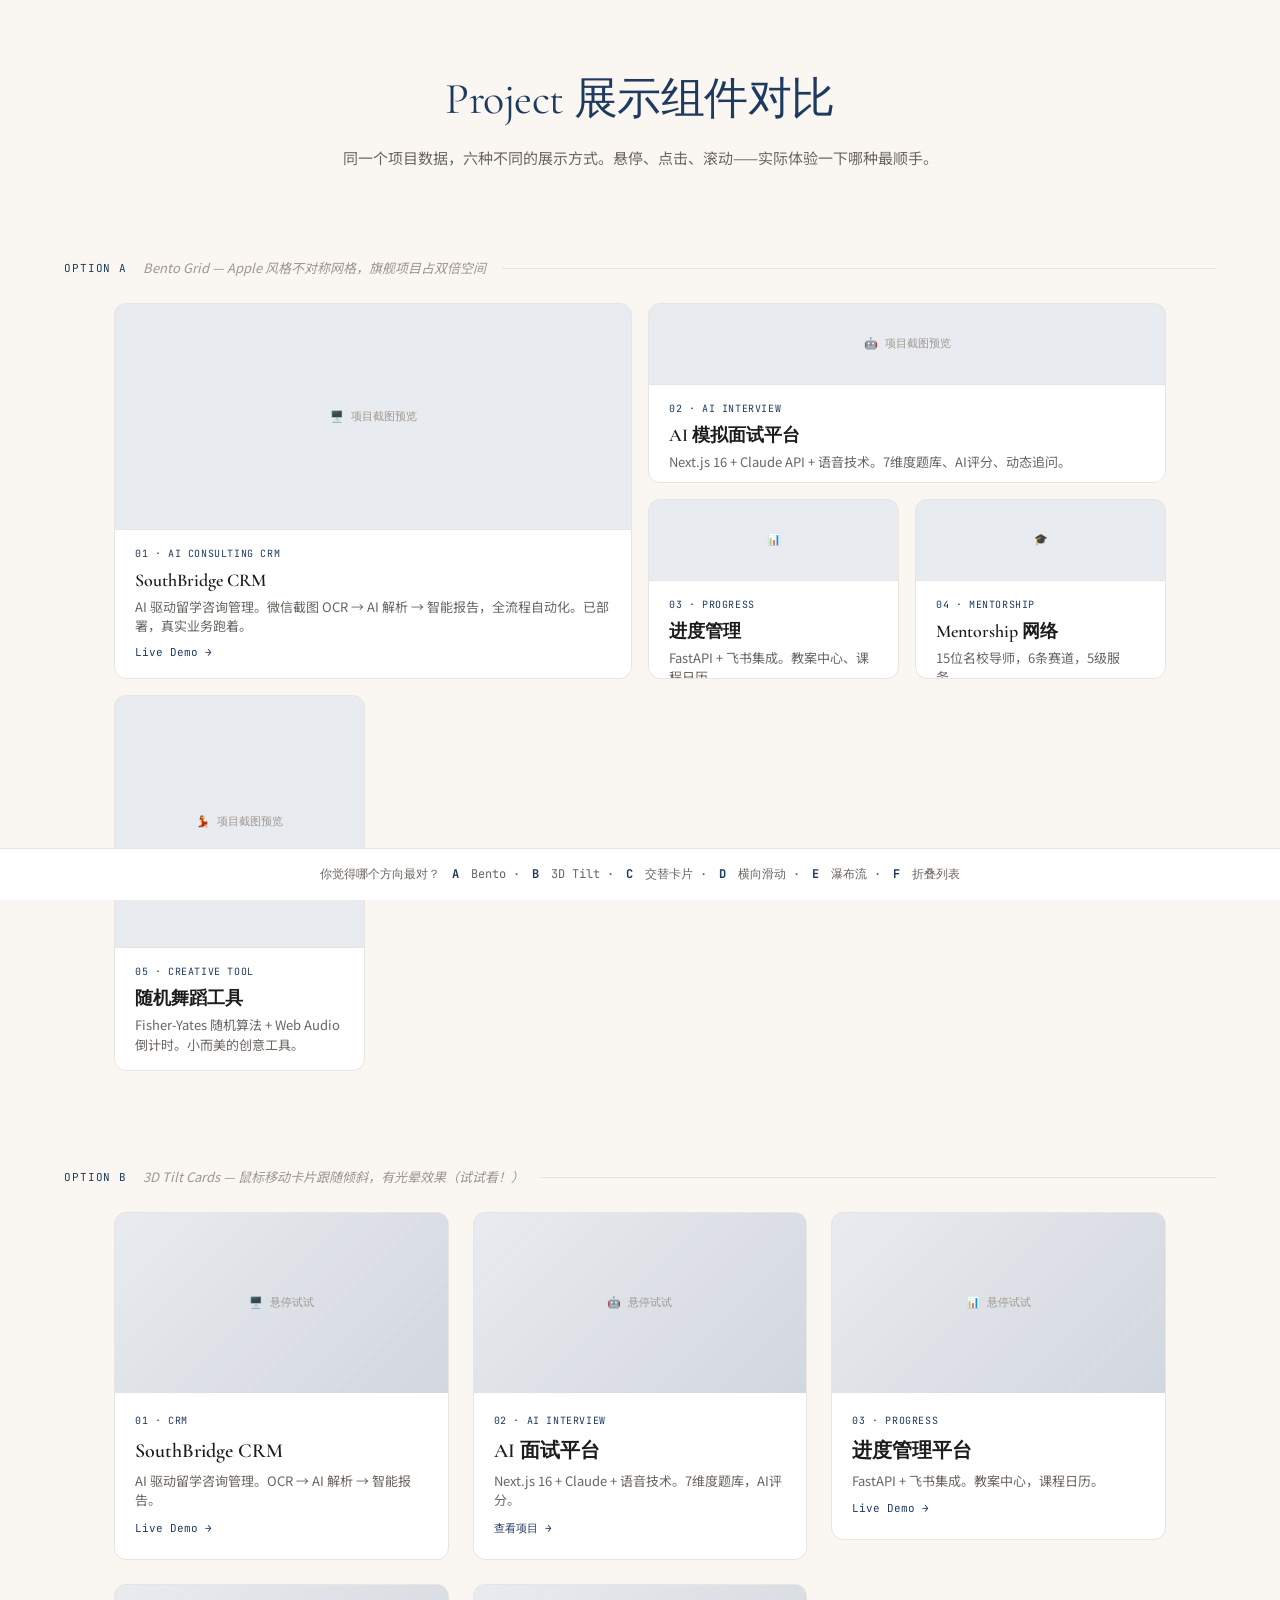
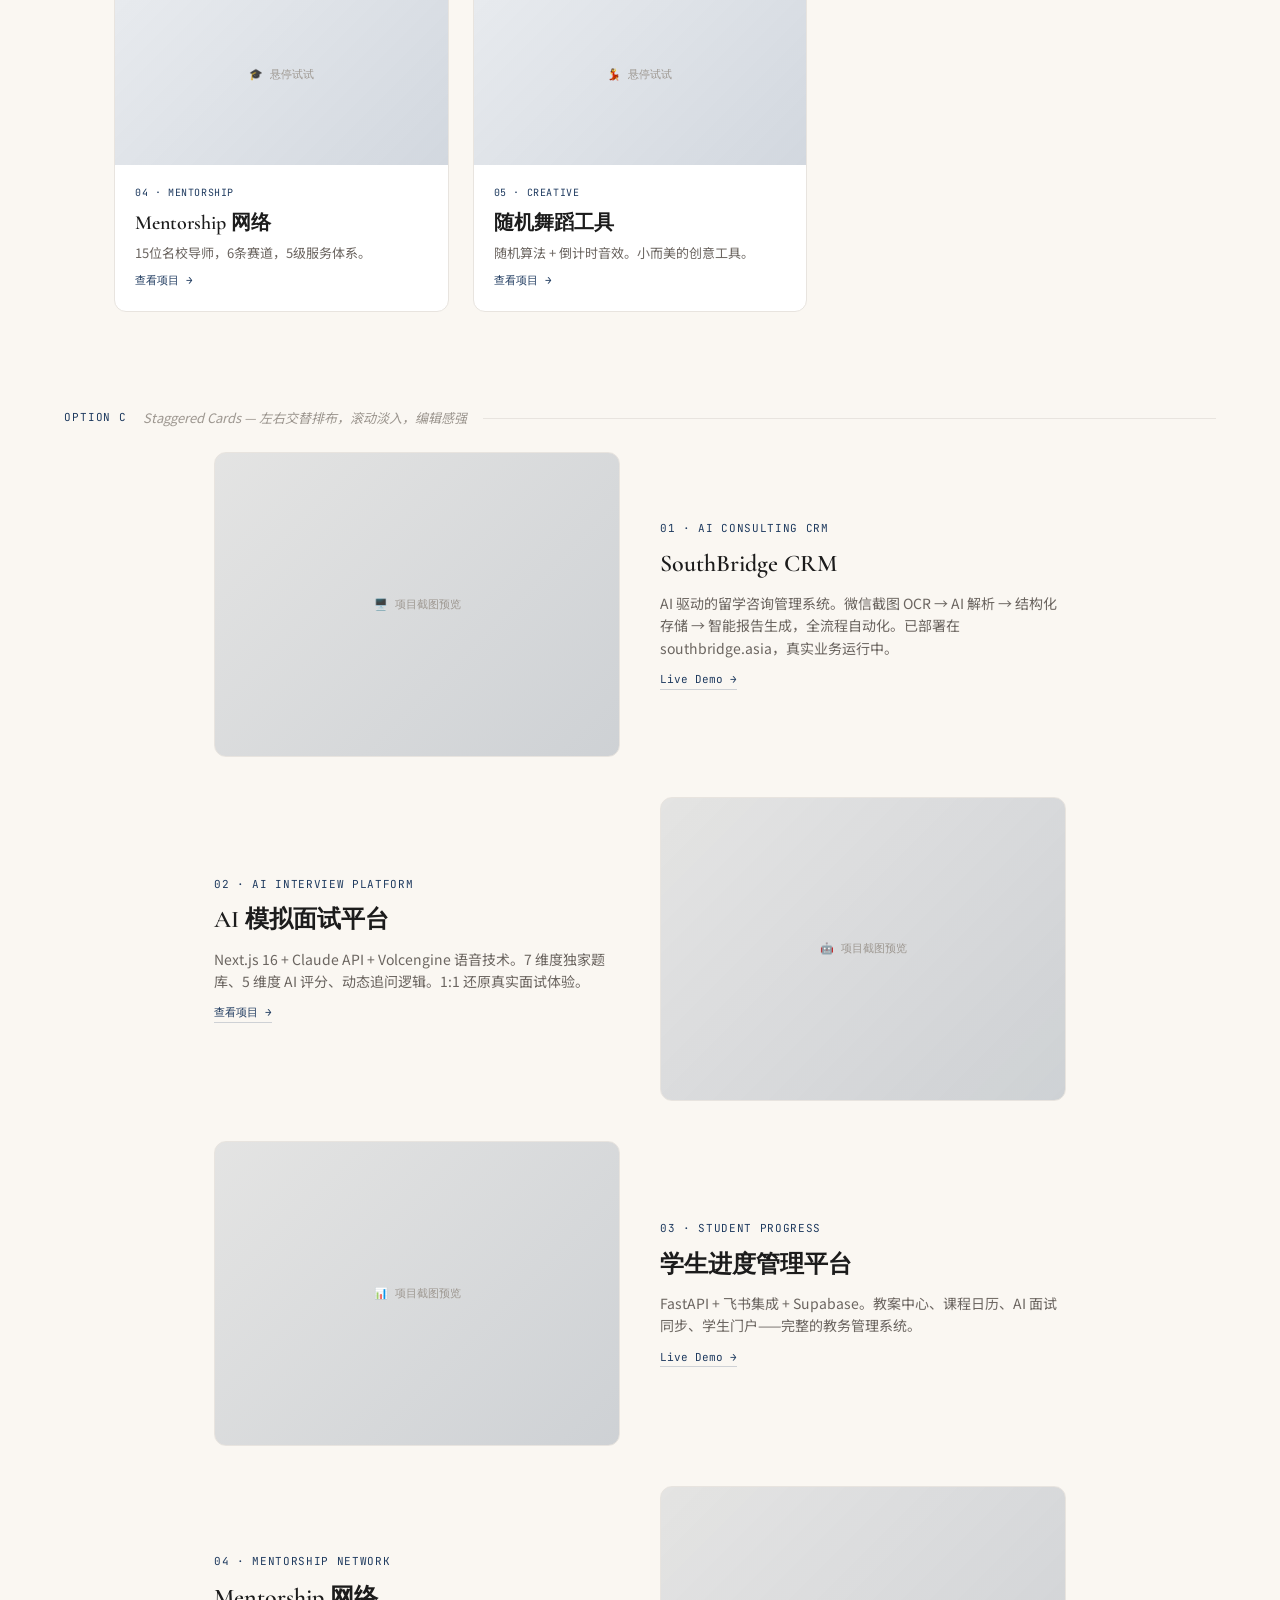
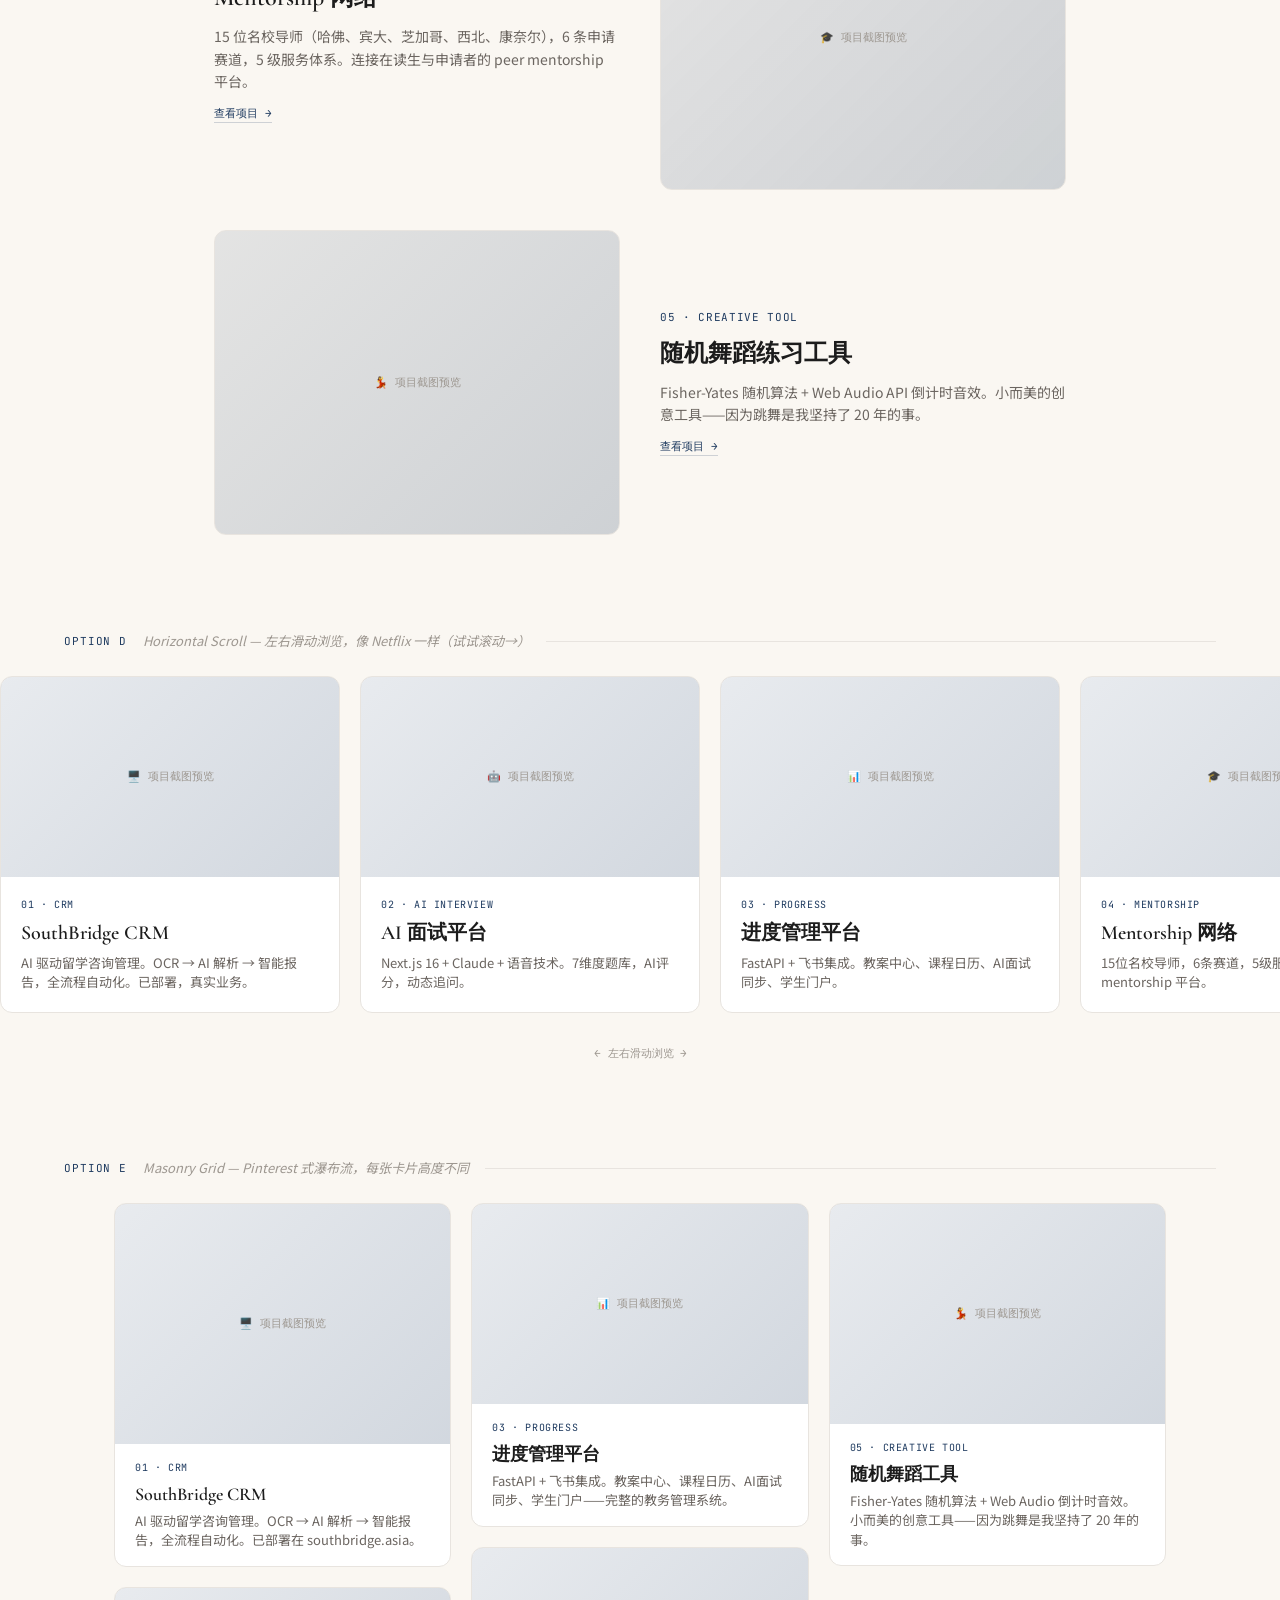
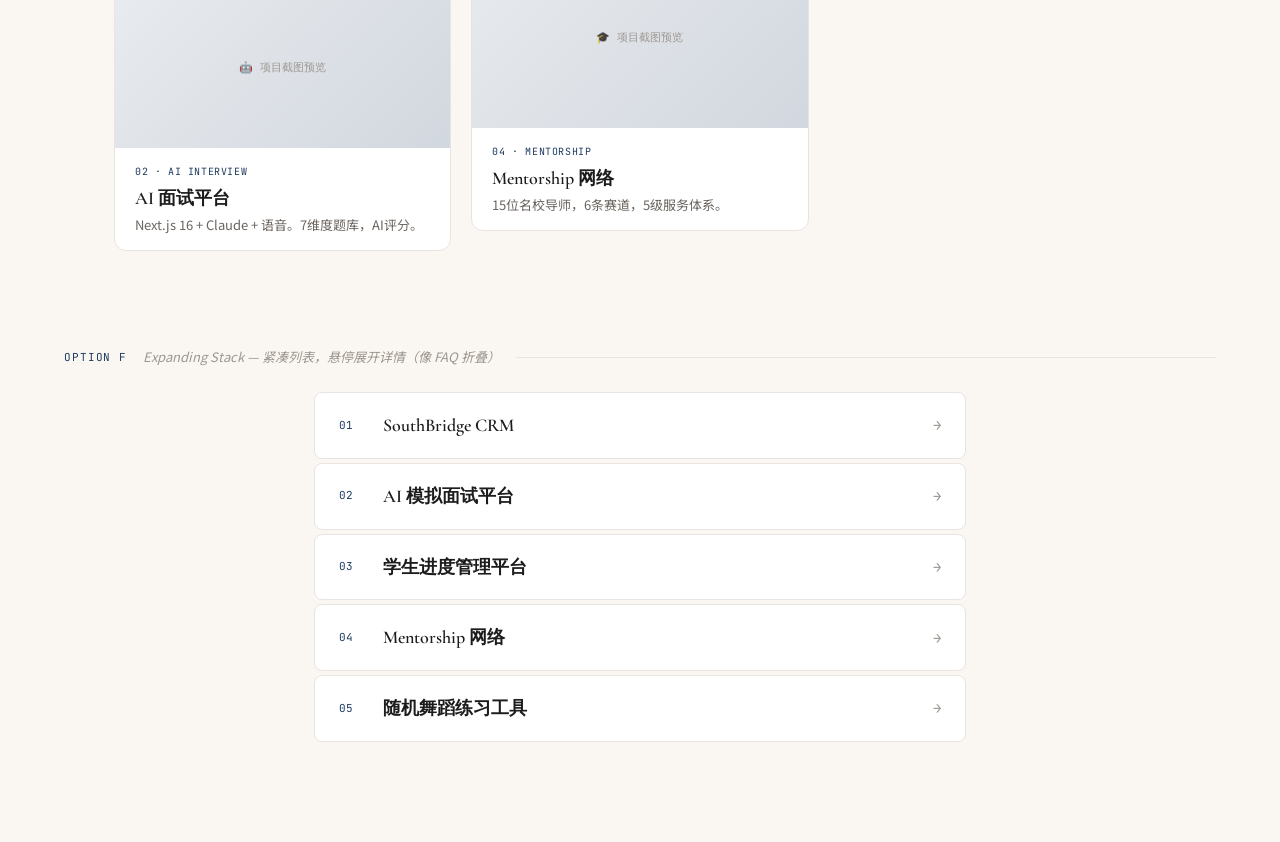
<file: component-showcase.html>
<!DOCTYPE html>
<html lang="en">
<head>
<meta charset="UTF-8"/>
<meta name="viewport" content="width=device-width, initial-scale=1.0"/>
<title>Project 展示组件对比 · Jess Portfolio</title>
<link rel="preconnect" href="https://fonts.googleapis.com">
<link rel="preconnect" href="https://fonts.gstatic.com" crossorigin>
<link href="https://fonts.googleapis.com/css2?family=Cormorant+Garamond:ital,wght@0,400;0,600;1,400&family=JetBrains+Mono:wght@300;400;500&family=Noto+Sans+SC:wght@300;400;500;700&display=swap" rel="stylesheet">
<style>
  :root {
    --klein: #1E3A5F;
    --klein-10: rgba(30,58,95,0.10);
    --klein-20: rgba(30,58,95,0.20);
    --accent: #C2784A;
    --bg: #FAF7F2;
    --card-bg: #ffffff;
    --text: #1C1C1C;
    --text-secondary: #6B6560;
    --text-muted: #9D9790;
    --border: #E8E4DF;
    --font-serif: 'Cormorant Garamond', Georgia, serif;
    --font-mono: 'JetBrains Mono', 'Courier New', monospace;
    --font-body: 'Noto Sans SC', system-ui, -apple-system, sans-serif;
  }
  *, *::before, *::after { box-sizing: border-box; margin: 0; padding: 0; }
  body {
    font-family: var(--font-body);
    background: var(--bg);
    color: var(--text);
    line-height: 1.6;
    -webkit-font-smoothing: antialiased;
  }
  .page-header {
    text-align: center;
    padding: 64px 24px 40px;
    max-width: 800px;
    margin: 0 auto;
  }
  .page-header h1 {
    font-family: var(--font-serif);
    font-size: clamp(28px, 5vw, 44px);
    font-weight: 400;
    color: var(--klein);
    letter-spacing: -0.01em;
    margin-bottom: 12px;
  }
  .page-header p {
    color: var(--text-secondary);
    font-size: 15px;
  }

  /* Section divider */
  .section-divider {
    max-width: 1200px;
    margin: 48px auto 24px;
    padding: 0 24px;
    display: flex;
    align-items: center;
    gap: 16px;
  }
  .section-divider::after {
    content: '';
    flex: 1;
    height: 1px;
    background: var(--border);
  }
  .section-label {
    font-family: var(--font-mono);
    font-size: 11px;
    text-transform: uppercase;
    letter-spacing: 0.08em;
    color: var(--klein);
    white-space: nowrap;
  }
  .section-subtitle {
    font-size: 13px;
    color: var(--text-muted);
    font-style: italic;
  }

  /* ============================================
     OPTION 1: BENTO GRID
     ============================================ */
  .bento-grid {
    max-width: 1100px;
    margin: 0 auto;
    padding: 0 24px 48px;
    display: grid;
    grid-template-columns: repeat(4, 1fr);
    grid-auto-rows: 180px;
    gap: 16px;
  }
  .bento-card {
    background: var(--card-bg);
    border: 1px solid var(--border);
    border-radius: 12px;
    overflow: hidden;
    position: relative;
    cursor: pointer;
    transition: all 0.3s cubic-bezier(0.2, 0.8, 0.2, 1);
    display: flex;
    flex-direction: column;
  }
  .bento-card:hover {
    transform: translateY(-3px);
    box-shadow: 0 12px 40px rgba(0,0,0,0.08);
    border-color: var(--klein-20);
  }
  .bento-card.featured { grid-column: span 2; grid-row: span 2; }
  .bento-card.wide { grid-column: span 2; }
  .bento-card.tall { grid-row: span 2; }
  .bento-card .card-img {
    flex: 1;
    background: var(--klein-10);
    display: flex;
    align-items: center;
    justify-content: center;
    font-family: var(--font-mono);
    font-size: 11px;
    color: var(--text-muted);
    min-height: 80px;
  }
  .bento-card.featured .card-img { min-height: 200px; }
  .bento-card .card-body {
    padding: 16px 20px;
    border-top: 1px solid var(--border);
  }
  .bento-card .card-meta {
    font-family: var(--font-mono);
    font-size: 10px;
    color: var(--klein);
    text-transform: uppercase;
    letter-spacing: 0.06em;
    margin-bottom: 4px;
  }
  .bento-card .card-title {
    font-family: var(--font-serif);
    font-size: 18px;
    font-weight: 600;
    color: var(--text);
    margin-bottom: 2px;
  }
  .bento-card .card-desc {
    font-size: 13px;
    color: var(--text-secondary);
    line-height: 1.5;
    display: -webkit-box;
    -webkit-line-clamp: 2;
    -webkit-box-orient: vertical;
    overflow: hidden;
  }
  .bento-card .card-link {
    display: inline-block;
    margin-top: 8px;
    font-family: var(--font-mono);
    font-size: 11px;
    color: var(--klein);
    text-decoration: none;
    border-bottom: 1px solid transparent;
    transition: border-color 0.2s;
  }
  .bento-card:hover .card-link { border-color: var(--klein); }

  @media (max-width: 768px) {
    .bento-grid { grid-template-columns: repeat(2, 1fr); grid-auto-rows: 160px; }
    .bento-card.featured { grid-column: span 2; grid-row: span 2; }
    .bento-card.wide { grid-column: span 2; }
  }
  @media (max-width: 480px) {
    .bento-grid { grid-template-columns: 1fr; grid-auto-rows: auto; }
    .bento-card.featured, .bento-card.wide, .bento-card.tall { grid-column: span 1; grid-row: span 1; }
    .bento-card .card-img { min-height: 140px; }
  }

  /* ============================================
     OPTION 2: 3D TILT CARDS
     ============================================ */
  .tilt-grid {
    max-width: 1100px;
    margin: 0 auto;
    padding: 0 24px 48px;
    display: grid;
    grid-template-columns: repeat(3, 1fr);
    gap: 24px;
  }
  .tilt-stage {
    perspective: 1000px;
  }
  .tilt-card {
    background: var(--card-bg);
    border: 1px solid var(--border);
    border-radius: 12px;
    overflow: hidden;
    transform-style: preserve-3d;
    transition: transform 0.1s ease-out, box-shadow 0.3s ease;
    cursor: pointer;
    position: relative;
  }
  .tilt-card:hover {
    box-shadow: 0 20px 60px rgba(0,0,0,0.12);
  }
  .tilt-card .tilt-img {
    height: 180px;
    background: linear-gradient(135deg, var(--klein-10), var(--klein-20));
    display: flex;
    align-items: center;
    justify-content: center;
    font-family: var(--font-mono);
    font-size: 11px;
    color: var(--text-muted);
    transform: translateZ(20px);
  }
  .tilt-card .tilt-body {
    padding: 20px;
    transform: translateZ(30px);
  }
  .tilt-card .tilt-meta {
    font-family: var(--font-mono);
    font-size: 10px;
    color: var(--klein);
    text-transform: uppercase;
    letter-spacing: 0.06em;
    margin-bottom: 6px;
  }
  .tilt-card .tilt-title {
    font-family: var(--font-serif);
    font-size: 20px;
    font-weight: 600;
    margin-bottom: 4px;
  }
  .tilt-card .tilt-desc {
    font-size: 13px;
    color: var(--text-secondary);
    line-height: 1.5;
  }
  .tilt-card .tilt-link {
    display: inline-block;
    margin-top: 10px;
    font-family: var(--font-mono);
    font-size: 11px;
    color: var(--klein);
    text-decoration: none;
  }
  /* Glow highlight */
  .tilt-glow {
    position: absolute;
    inset: 0;
    pointer-events: none;
    opacity: 0;
    transition: opacity 0.3s;
    border-radius: 12px;
  }
  .tilt-card:hover .tilt-glow { opacity: 1; }

  @media (max-width: 768px) { .tilt-grid { grid-template-columns: repeat(2, 1fr); } }
  @media (max-width: 480px) { .tilt-grid { grid-template-columns: 1fr; } }

  /* ============================================
     OPTION 3: STAGGERED CARDS (alternating)
     ============================================ */
  .stagger-list {
    max-width: 900px;
    margin: 0 auto;
    padding: 0 24px 48px;
    display: flex;
    flex-direction: column;
    gap: 40px;
  }
  .stagger-item {
    display: grid;
    grid-template-columns: 1fr 1fr;
    gap: 40px;
    align-items: center;
    opacity: 0;
    transform: translateY(30px);
    transition: all 0.6s cubic-bezier(0.2, 0.8, 0.2, 1);
  }
  .stagger-item.visible { opacity: 1; transform: translateY(0); }
  .stagger-item:nth-child(even) .stagger-img { order: 2; }
  .stagger-item:nth-child(even) .stagger-content { order: 1; }
  .stagger-img {
    aspect-ratio: 4/3;
    background: linear-gradient(135deg, var(--klein-10), var(--klein-20));
    border-radius: 12px;
    display: flex;
    align-items: center;
    justify-content: center;
    font-family: var(--font-mono);
    font-size: 11px;
    color: var(--text-muted);
    border: 1px solid var(--border);
  }
  .stagger-num {
    font-family: var(--font-mono);
    font-size: 11px;
    color: var(--klein);
    text-transform: uppercase;
    letter-spacing: 0.06em;
    margin-bottom: 8px;
  }
  .stagger-title {
    font-family: var(--font-serif);
    font-size: 24px;
    font-weight: 600;
    margin-bottom: 8px;
  }
  .stagger-desc {
    font-size: 14px;
    color: var(--text-secondary);
    line-height: 1.6;
  }
  .stagger-link {
    display: inline-block;
    margin-top: 12px;
    font-family: var(--font-mono);
    font-size: 11px;
    color: var(--klein);
    text-decoration: none;
    border-bottom: 1px solid var(--klein-20);
    transition: border-color 0.2s;
  }
  .stagger-link:hover { border-color: var(--klein); }
  @media (max-width: 640px) {
    .stagger-item { grid-template-columns: 1fr; gap: 20px; }
    .stagger-item:nth-child(even) .stagger-img { order: -1; }
  }

  /* ============================================
     OPTION 4: HORIZONTAL SCROLL
     ============================================ */
  .hscroll-wrap {
    max-width: 100%;
    padding: 0 0 48px;
    position: relative;
  }
  .hscroll-track {
    display: flex;
    gap: 20px;
    overflow-x: auto;
    scroll-snap-type: x mandatory;
    -webkit-overflow-scrolling: touch;
    padding: 0 24px 20px;
    scrollbar-width: thin;
    scrollbar-color: var(--klein-20) transparent;
  }
  .hscroll-card {
    flex: 0 0 340px;
    scroll-snap-align: start;
    background: var(--card-bg);
    border: 1px solid var(--border);
    border-radius: 12px;
    overflow: hidden;
    transition: all 0.3s ease;
    cursor: pointer;
  }
  .hscroll-card:hover {
    transform: translateY(-4px);
    box-shadow: 0 12px 40px rgba(0,0,0,0.08);
  }
  .hscroll-card .hscroll-img {
    height: 200px;
    background: linear-gradient(135deg, var(--klein-10), var(--klein-20));
    display: flex;
    align-items: center;
    justify-content: center;
    font-family: var(--font-mono);
    font-size: 11px;
    color: var(--text-muted);
  }
  .hscroll-card .hscroll-body { padding: 20px; }
  .hscroll-card .hscroll-meta {
    font-family: var(--font-mono);
    font-size: 10px;
    color: var(--klein);
    text-transform: uppercase;
    letter-spacing: 0.06em;
    margin-bottom: 4px;
  }
  .hscroll-card .hscroll-title {
    font-family: var(--font-serif);
    font-size: 20px;
    font-weight: 600;
    margin-bottom: 4px;
  }
  .hscroll-card .hscroll-desc {
    font-size: 13px;
    color: var(--text-secondary);
    line-height: 1.5;
  }
  .hscroll-hint {
    text-align: center;
    margin-top: 12px;
    font-family: var(--font-mono);
    font-size: 11px;
    color: var(--text-muted);
    display: flex;
    align-items: center;
    justify-content: center;
    gap: 6px;
  }
  .hscroll-hint span { animation: hintPulse 1.5s ease-in-out infinite; }
  @keyframes hintPulse {
    0%, 100% { opacity: 0.4; transform: translateX(0); }
    50% { opacity: 1; transform: translateX(4px); }
  }

  /* ============================================
     OPTION 5: MASONRY (Pinterest-style)
     ============================================ */
  .masonry-grid {
    max-width: 1100px;
    margin: 0 auto;
    padding: 0 24px 48px;
    columns: 3;
    column-gap: 20px;
  }
  .masonry-card {
    break-inside: avoid;
    margin-bottom: 20px;
    background: var(--card-bg);
    border: 1px solid var(--border);
    border-radius: 12px;
    overflow: hidden;
    cursor: pointer;
    transition: all 0.3s ease;
  }
  .masonry-card:hover {
    transform: translateY(-3px);
    box-shadow: 0 12px 40px rgba(0,0,0,0.08);
  }
  .masonry-card .masonry-img {
    width: 100%;
    display: flex;
    align-items: center;
    justify-content: center;
    font-family: var(--font-mono);
    font-size: 11px;
    color: var(--text-muted);
    background: linear-gradient(135deg, var(--klein-10), var(--klein-20));
  }
  .masonry-card:nth-child(1) .masonry-img { height: 240px; }
  .masonry-card:nth-child(2) .masonry-img { height: 160px; }
  .masonry-card:nth-child(3) .masonry-img { height: 200px; }
  .masonry-card:nth-child(4) .masonry-img { height: 180px; }
  .masonry-card:nth-child(5) .masonry-img { height: 220px; }
  .masonry-card .masonry-body { padding: 16px 20px; }
  .masonry-card .masonry-meta {
    font-family: var(--font-mono);
    font-size: 10px;
    color: var(--klein);
    text-transform: uppercase;
    letter-spacing: 0.06em;
    margin-bottom: 4px;
  }
  .masonry-card .masonry-title {
    font-family: var(--font-serif);
    font-size: 18px;
    font-weight: 600;
    margin-bottom: 2px;
  }
  .masonry-card .masonry-desc {
    font-size: 13px;
    color: var(--text-secondary);
    line-height: 1.5;
  }
  @media (max-width: 768px) { .masonry-grid { columns: 2; } }
  @media (max-width: 480px) { .masonry-grid { columns: 1; } }

  /* ============================================
     OPTION 6: EXPANDING STACK
     ============================================ */
  .stack-list {
    max-width: 700px;
    margin: 0 auto;
    padding: 0 24px 48px;
    display: flex;
    flex-direction: column;
    gap: 4px;
  }
  .stack-item {
    background: var(--card-bg);
    border: 1px solid var(--border);
    border-radius: 8px;
    overflow: hidden;
    cursor: pointer;
    transition: all 0.35s cubic-bezier(0.2, 0.8, 0.2, 1);
  }
  .stack-item:hover {
    border-color: var(--klein-20);
    box-shadow: 0 4px 20px rgba(0,0,0,0.06);
  }
  .stack-header {
    display: flex;
    align-items: center;
    padding: 18px 24px;
    gap: 16px;
  }
  .stack-num {
    font-family: var(--font-mono);
    font-size: 11px;
    color: var(--klein);
    min-width: 28px;
  }
  .stack-title {
    font-family: var(--font-serif);
    font-size: 18px;
    font-weight: 600;
    flex: 1;
  }
  .stack-arrow {
    font-family: var(--font-mono);
    font-size: 14px;
    color: var(--text-muted);
    transition: transform 0.3s;
  }
  .stack-item:hover .stack-arrow { transform: rotate(90deg); }
  .stack-preview {
    max-height: 0;
    overflow: hidden;
    transition: max-height 0.4s cubic-bezier(0.2, 0.8, 0.2, 1), padding 0.3s;
  }
  .stack-item:hover .stack-preview {
    max-height: 120px;
  }
  .stack-preview-inner {
    padding: 0 24px 18px 68px;
    display: flex;
    gap: 24px;
    align-items: flex-start;
  }
  .stack-preview-img {
    width: 100px;
    height: 70px;
    border-radius: 6px;
    background: var(--klein-10);
    flex-shrink: 0;
    display: flex;
    align-items: center;
    justify-content: center;
    font-size: 10px;
    color: var(--text-muted);
  }
  .stack-preview-desc {
    font-size: 13px;
    color: var(--text-secondary);
    line-height: 1.5;
  }

  /* ============================================
     DECISION FOOTER
     ============================================ */
  .decision-bar {
    position: sticky;
    bottom: 0;
    background: var(--card-bg);
    border-top: 1px solid var(--border);
    padding: 16px 24px;
    display: flex;
    align-items: center;
    justify-content: center;
    gap: 12px;
    flex-wrap: wrap;
    font-family: var(--font-mono);
    font-size: 12px;
    color: var(--text-secondary);
    z-index: 100;
  }
  .decision-bar strong { color: var(--klein); }

  /* Scroll reveal */
  .reveal-section { opacity: 0; transform: translateY(20px); transition: all 0.5s ease; }
  .reveal-section.visible { opacity: 1; transform: translateY(0); }
</style>
</head>
<body>

<div class="page-header">
  <h1>Project 展示组件对比</h1>
  <p>同一个项目数据，六种不同的展示方式。悬停、点击、滚动——实际体验一下哪种最顺手。</p>
</div>

<!-- ====== OPTION 1: BENTO GRID ====== -->
<div class="section-divider"><span class="section-label">Option A</span><span class="section-subtitle">Bento Grid — Apple 风格不对称网格，旗舰项目占双倍空间</span></div>
<div class="bento-grid reveal-section" id="opt1">
  <div class="bento-card featured">
    <div class="card-img">🖥️ 项目截图预览</div>
    <div class="card-body">
      <div class="card-meta">01 · AI Consulting CRM</div>
      <div class="card-title">SouthBridge CRM</div>
      <div class="card-desc">AI 驱动留学咨询管理。微信截图 OCR → AI 解析 → 智能报告，全流程自动化。已部署，真实业务跑着。</div>
      <a href="#" class="card-link">Live Demo →</a>
    </div>
  </div>
  <div class="bento-card wide">
    <div class="card-img">🤖 项目截图预览</div>
    <div class="card-body">
      <div class="card-meta">02 · AI Interview</div>
      <div class="card-title">AI 模拟面试平台</div>
      <div class="card-desc">Next.js 16 + Claude API + 语音技术。7维度题库、AI评分、动态追问。</div>
    </div>
  </div>
  <div class="bento-card">
    <div class="card-img">📊</div>
    <div class="card-body">
      <div class="card-meta">03 · Progress</div>
      <div class="card-title">进度管理</div>
      <div class="card-desc">FastAPI + 飞书集成。教案中心、课程日历。</div>
    </div>
  </div>
  <div class="bento-card">
    <div class="card-img">🎓</div>
    <div class="card-body">
      <div class="card-meta">04 · Mentorship</div>
      <div class="card-title">Mentorship 网络</div>
      <div class="card-desc">15位名校导师，6条赛道，5级服务。</div>
    </div>
  </div>
  <div class="bento-card tall">
    <div class="card-img">💃 项目截图预览</div>
    <div class="card-body">
      <div class="card-meta">05 · Creative Tool</div>
      <div class="card-title">随机舞蹈工具</div>
      <div class="card-desc">Fisher-Yates 随机算法 + Web Audio 倒计时。小而美的创意工具。</div>
    </div>
  </div>
</div>

<!-- ====== OPTION 2: 3D TILT CARDS ====== -->
<div class="section-divider"><span class="section-label">Option B</span><span class="section-subtitle">3D Tilt Cards — 鼠标移动卡片跟随倾斜，有光晕效果（试试看！）</span></div>
<div class="tilt-grid reveal-section" id="opt2">
  <div class="tilt-stage">
    <div class="tilt-card" data-tilt>
      <div class="tilt-glow"></div>
      <div class="tilt-img">🖥️ 悬停试试</div>
      <div class="tilt-body">
        <div class="tilt-meta">01 · CRM</div>
        <div class="tilt-title">SouthBridge CRM</div>
        <div class="tilt-desc">AI 驱动留学咨询管理。OCR → AI 解析 → 智能报告。</div>
        <a href="#" class="tilt-link">Live Demo →</a>
      </div>
    </div>
  </div>
  <div class="tilt-stage">
    <div class="tilt-card" data-tilt>
      <div class="tilt-glow"></div>
      <div class="tilt-img">🤖 悬停试试</div>
      <div class="tilt-body">
        <div class="tilt-meta">02 · AI Interview</div>
        <div class="tilt-title">AI 面试平台</div>
        <div class="tilt-desc">Next.js 16 + Claude + 语音技术。7维度题库，AI评分。</div>
        <a href="#" class="tilt-link">查看项目 →</a>
      </div>
    </div>
  </div>
  <div class="tilt-stage">
    <div class="tilt-card" data-tilt>
      <div class="tilt-glow"></div>
      <div class="tilt-img">📊 悬停试试</div>
      <div class="tilt-body">
        <div class="tilt-meta">03 · Progress</div>
        <div class="tilt-title">进度管理平台</div>
        <div class="tilt-desc">FastAPI + 飞书集成。教案中心，课程日历。</div>
        <a href="#" class="tilt-link">Live Demo →</a>
      </div>
    </div>
  </div>
  <div class="tilt-stage">
    <div class="tilt-card" data-tilt>
      <div class="tilt-glow"></div>
      <div class="tilt-img">🎓 悬停试试</div>
      <div class="tilt-body">
        <div class="tilt-meta">04 · Mentorship</div>
        <div class="tilt-title">Mentorship 网络</div>
        <div class="tilt-desc">15位名校导师，6条赛道，5级服务体系。</div>
        <a href="#" class="tilt-link">查看项目 →</a>
      </div>
    </div>
  </div>
  <div class="tilt-stage">
    <div class="tilt-card" data-tilt>
      <div class="tilt-glow"></div>
      <div class="tilt-img">💃 悬停试试</div>
      <div class="tilt-body">
        <div class="tilt-meta">05 · Creative</div>
        <div class="tilt-title">随机舞蹈工具</div>
        <div class="tilt-desc">随机算法 + 倒计时音效。小而美的创意工具。</div>
        <a href="#" class="tilt-link">查看项目 →</a>
      </div>
    </div>
  </div>
</div>

<!-- ====== OPTION 3: STAGGERED ALTERNATING ====== -->
<div class="section-divider"><span class="section-label">Option C</span><span class="section-subtitle">Staggered Cards — 左右交替排布，滚动淡入，编辑感强</span></div>
<div class="stagger-list reveal-section" id="opt3">
  <div class="stagger-item">
    <div class="stagger-img">🖥️ 项目截图预览</div>
    <div class="stagger-content">
      <div class="stagger-num">01 · AI Consulting CRM</div>
      <div class="stagger-title">SouthBridge CRM</div>
      <div class="stagger-desc">AI 驱动的留学咨询管理系统。微信截图 OCR → AI 解析 → 结构化存储 → 智能报告生成，全流程自动化。已部署在 southbridge.asia，真实业务运行中。</div>
      <a href="#" class="stagger-link">Live Demo →</a>
    </div>
  </div>
  <div class="stagger-item">
    <div class="stagger-img">🤖 项目截图预览</div>
    <div class="stagger-content">
      <div class="stagger-num">02 · AI Interview Platform</div>
      <div class="stagger-title">AI 模拟面试平台</div>
      <div class="stagger-desc">Next.js 16 + Claude API + Volcengine 语音技术。7 维度独家题库、5 维度 AI 评分、动态追问逻辑。1:1 还原真实面试体验。</div>
      <a href="#" class="stagger-link">查看项目 →</a>
    </div>
  </div>
  <div class="stagger-item">
    <div class="stagger-img">📊 项目截图预览</div>
    <div class="stagger-content">
      <div class="stagger-num">03 · Student Progress</div>
      <div class="stagger-title">学生进度管理平台</div>
      <div class="stagger-desc">FastAPI + 飞书集成 + Supabase。教案中心、课程日历、AI 面试同步、学生门户——完整的教务管理系统。</div>
      <a href="#" class="stagger-link">Live Demo →</a>
    </div>
  </div>
  <div class="stagger-item">
    <div class="stagger-img">🎓 项目截图预览</div>
    <div class="stagger-content">
      <div class="stagger-num">04 · Mentorship Network</div>
      <div class="stagger-title">Mentorship 网络</div>
      <div class="stagger-desc">15 位名校导师（哈佛、宾大、芝加哥、西北、康奈尔），6 条申请赛道，5 级服务体系。连接在读生与申请者的 peer mentorship 平台。</div>
      <a href="#" class="stagger-link">查看项目 →</a>
    </div>
  </div>
  <div class="stagger-item">
    <div class="stagger-img">💃 项目截图预览</div>
    <div class="stagger-content">
      <div class="stagger-num">05 · Creative Tool</div>
      <div class="stagger-title">随机舞蹈练习工具</div>
      <div class="stagger-desc">Fisher-Yates 随机算法 + Web Audio API 倒计时音效。小而美的创意工具——因为跳舞是我坚持了 20 年的事。</div>
      <a href="#" class="stagger-link">查看项目 →</a>
    </div>
  </div>
</div>

<!-- ====== OPTION 4: HORIZONTAL SCROLL ====== -->
<div class="section-divider"><span class="section-label">Option D</span><span class="section-subtitle">Horizontal Scroll — 左右滑动浏览，像 Netflix 一样（试试滚动→）</span></div>
<div class="hscroll-wrap reveal-section" id="opt4">
  <div class="hscroll-track">
    <div class="hscroll-card">
      <div class="hscroll-img">🖥️ 项目截图预览</div>
      <div class="hscroll-body">
        <div class="hscroll-meta">01 · CRM</div>
        <div class="hscroll-title">SouthBridge CRM</div>
        <div class="hscroll-desc">AI 驱动留学咨询管理。OCR → AI 解析 → 智能报告，全流程自动化。已部署，真实业务。</div>
      </div>
    </div>
    <div class="hscroll-card">
      <div class="hscroll-img">🤖 项目截图预览</div>
      <div class="hscroll-body">
        <div class="hscroll-meta">02 · AI Interview</div>
        <div class="hscroll-title">AI 面试平台</div>
        <div class="hscroll-desc">Next.js 16 + Claude + 语音技术。7维度题库，AI评分，动态追问。</div>
      </div>
    </div>
    <div class="hscroll-card">
      <div class="hscroll-img">📊 项目截图预览</div>
      <div class="hscroll-body">
        <div class="hscroll-meta">03 · Progress</div>
        <div class="hscroll-title">进度管理平台</div>
        <div class="hscroll-desc">FastAPI + 飞书集成。教案中心、课程日历、AI面试同步、学生门户。</div>
      </div>
    </div>
    <div class="hscroll-card">
      <div class="hscroll-img">🎓 项目截图预览</div>
      <div class="hscroll-body">
        <div class="hscroll-meta">04 · Mentorship</div>
        <div class="hscroll-title">Mentorship 网络</div>
        <div class="hscroll-desc">15位名校导师，6条赛道，5级服务体系。peer mentorship 平台。</div>
      </div>
    </div>
    <div class="hscroll-card">
      <div class="hscroll-img">💃 项目截图预览</div>
      <div class="hscroll-body">
        <div class="hscroll-meta">05 · Creative</div>
        <div class="hscroll-title">随机舞蹈工具</div>
        <div class="hscroll-desc">随机算法 + 倒计时音效。小而美的创意工具。跳舞20年。</div>
      </div>
    </div>
  </div>
  <div class="hscroll-hint">← 左右滑动浏览 <span>→</span></div>
</div>

<!-- ====== OPTION 5: MASONRY ====== -->
<div class="section-divider"><span class="section-label">Option E</span><span class="section-subtitle">Masonry Grid — Pinterest 式瀑布流，每张卡片高度不同</span></div>
<div class="masonry-grid reveal-section" id="opt5">
  <div class="masonry-card">
    <div class="masonry-img">🖥️ 项目截图预览</div>
    <div class="masonry-body">
      <div class="masonry-meta">01 · CRM</div>
      <div class="masonry-title">SouthBridge CRM</div>
      <div class="masonry-desc">AI 驱动留学咨询管理。OCR → AI 解析 → 智能报告，全流程自动化。已部署在 southbridge.asia。</div>
    </div>
  </div>
  <div class="masonry-card">
    <div class="masonry-img">🤖 项目截图预览</div>
    <div class="masonry-body">
      <div class="masonry-meta">02 · AI Interview</div>
      <div class="masonry-title">AI 面试平台</div>
      <div class="masonry-desc">Next.js 16 + Claude + 语音。7维度题库，AI评分。</div>
    </div>
  </div>
  <div class="masonry-card">
    <div class="masonry-img">📊 项目截图预览</div>
    <div class="masonry-body">
      <div class="masonry-meta">03 · Progress</div>
      <div class="masonry-title">进度管理平台</div>
      <div class="masonry-desc">FastAPI + 飞书集成。教案中心、课程日历、AI面试同步、学生门户——完整的教务管理系统。</div>
    </div>
  </div>
  <div class="masonry-card">
    <div class="masonry-img">🎓 项目截图预览</div>
    <div class="masonry-body">
      <div class="masonry-meta">04 · Mentorship</div>
      <div class="masonry-title">Mentorship 网络</div>
      <div class="masonry-desc">15位名校导师，6条赛道，5级服务体系。</div>
    </div>
  </div>
  <div class="masonry-card">
    <div class="masonry-img">💃 项目截图预览</div>
    <div class="masonry-body">
      <div class="masonry-meta">05 · Creative Tool</div>
      <div class="masonry-title">随机舞蹈工具</div>
      <div class="masonry-desc">Fisher-Yates 随机算法 + Web Audio 倒计时音效。小而美的创意工具——因为跳舞是我坚持了 20 年的事。</div>
    </div>
  </div>
</div>

<!-- ====== OPTION 6: EXPANDING STACK ====== -->
<div class="section-divider"><span class="section-label">Option F</span><span class="section-subtitle">Expanding Stack — 紧凑列表，悬停展开详情（像 FAQ 折叠）</span></div>
<div class="stack-list reveal-section" id="opt6">
  <div class="stack-item">
    <div class="stack-header">
      <span class="stack-num">01</span>
      <span class="stack-title">SouthBridge CRM</span>
      <span class="stack-arrow">→</span>
    </div>
    <div class="stack-preview">
      <div class="stack-preview-inner">
        <div class="stack-preview-img">🖥️ 截图</div>
        <p class="stack-preview-desc">AI 驱动的留学咨询管理系统。微信截图 OCR → AI 解析 → 结构化存储 → 智能报告生成，全流程自动化。已部署，真实业务运行中。</p>
      </div>
    </div>
  </div>
  <div class="stack-item">
    <div class="stack-header">
      <span class="stack-num">02</span>
      <span class="stack-title">AI 模拟面试平台</span>
      <span class="stack-arrow">→</span>
    </div>
    <div class="stack-preview">
      <div class="stack-preview-inner">
        <div class="stack-preview-img">🤖 截图</div>
        <p class="stack-preview-desc">Next.js 16 + Claude API + Volcengine 语音技术。7 维度题库、5 维度 AI 评分、动态追问。</p>
      </div>
    </div>
  </div>
  <div class="stack-item">
    <div class="stack-header">
      <span class="stack-num">03</span>
      <span class="stack-title">学生进度管理平台</span>
      <span class="stack-arrow">→</span>
    </div>
    <div class="stack-preview">
      <div class="stack-preview-inner">
        <div class="stack-preview-img">📊 截图</div>
        <p class="stack-preview-desc">FastAPI + 飞书集成 + Supabase。教案中心、课程日历、AI 面试同步、学生门户。</p>
      </div>
    </div>
  </div>
  <div class="stack-item">
    <div class="stack-header">
      <span class="stack-num">04</span>
      <span class="stack-title">Mentorship 网络</span>
      <span class="stack-arrow">→</span>
    </div>
    <div class="stack-preview">
      <div class="stack-preview-inner">
        <div class="stack-preview-img">🎓 截图</div>
        <p class="stack-preview-desc">15 位名校导师（哈佛、宾大、芝加哥、西北、康奈尔），6 条申请赛道，5 级服务体系。</p>
      </div>
    </div>
  </div>
  <div class="stack-item">
    <div class="stack-header">
      <span class="stack-num">05</span>
      <span class="stack-title">随机舞蹈练习工具</span>
      <span class="stack-arrow">→</span>
    </div>
    <div class="stack-preview">
      <div class="stack-preview-inner">
        <div class="stack-preview-img">💃 截图</div>
        <p class="stack-preview-desc">Fisher-Yates 随机算法 + Web Audio API 倒计时音效。小而美的创意工具——跳舞 20 年。</p>
      </div>
    </div>
  </div>
</div>

<!-- ====== DECISION BAR ====== -->
<div class="decision-bar">
  你觉得哪个方向最对？<strong>A</strong> Bento · <strong>B</strong> 3D Tilt · <strong>C</strong> 交替卡片 · <strong>D</strong> 横向滑动 · <strong>E</strong> 瀑布流 · <strong>F</strong> 折叠列表
</div>

<script>
// ============ 3D TILT EFFECT (Option B) ============
document.querySelectorAll('[data-tilt]').forEach(card => {
  card.addEventListener('mousemove', (e) => {
    const rect = card.getBoundingClientRect();
    const x = e.clientX - rect.left;
    const y = e.clientY - rect.top;
    const cx = rect.width / 2;
    const cy = rect.height / 2;
    const rotateX = ((y - cy) / cy) * -8;
    const rotateY = ((x - cx) / cx) * 8;
    card.style.transform = `perspective(1000px) rotateX(${rotateX}deg) rotateY(${rotateY}deg) scale3d(1.02,1.02,1.02)`;

    // Update glow position
    const glow = card.querySelector('.tilt-glow');
    if (glow) {
      glow.style.background = `radial-gradient(circle at ${x}px ${y}px, rgba(30,58,95,0.08), transparent 60%)`;
    }
  });
  card.addEventListener('mouseleave', () => {
    card.style.transform = 'perspective(1000px) rotateX(0) rotateY(0) scale3d(1,1,1)';
  });
});

// ============ SCROLL REVEAL ============
const revealObserver = new IntersectionObserver((entries) => {
  entries.forEach(entry => {
    if (entry.isIntersecting) {
      entry.target.classList.add('visible');
      // Also reveal stagger items inside
      entry.target.querySelectorAll('.stagger-item').forEach((item, i) => {
        setTimeout(() => item.classList.add('visible'), i * 100);
      });
    }
  });
}, { threshold: 0.1 });

document.querySelectorAll('.reveal-section').forEach(el => revealObserver.observe(el));

// ============ OPTION 3: Stagger scroll reveal ============
const staggerObserver = new IntersectionObserver((entries) => {
  entries.forEach(entry => {
    if (entry.isIntersecting) {
      entry.target.querySelectorAll('.stagger-item').forEach((item, i) => {
        setTimeout(() => item.classList.add('visible'), i * 120);
      });
    }
  });
}, { threshold: 0.15 });
const staggerContainer = document.getElementById('opt3');
if (staggerContainer) staggerObserver.observe(staggerContainer);
</script>
</body>
</html>
</file>
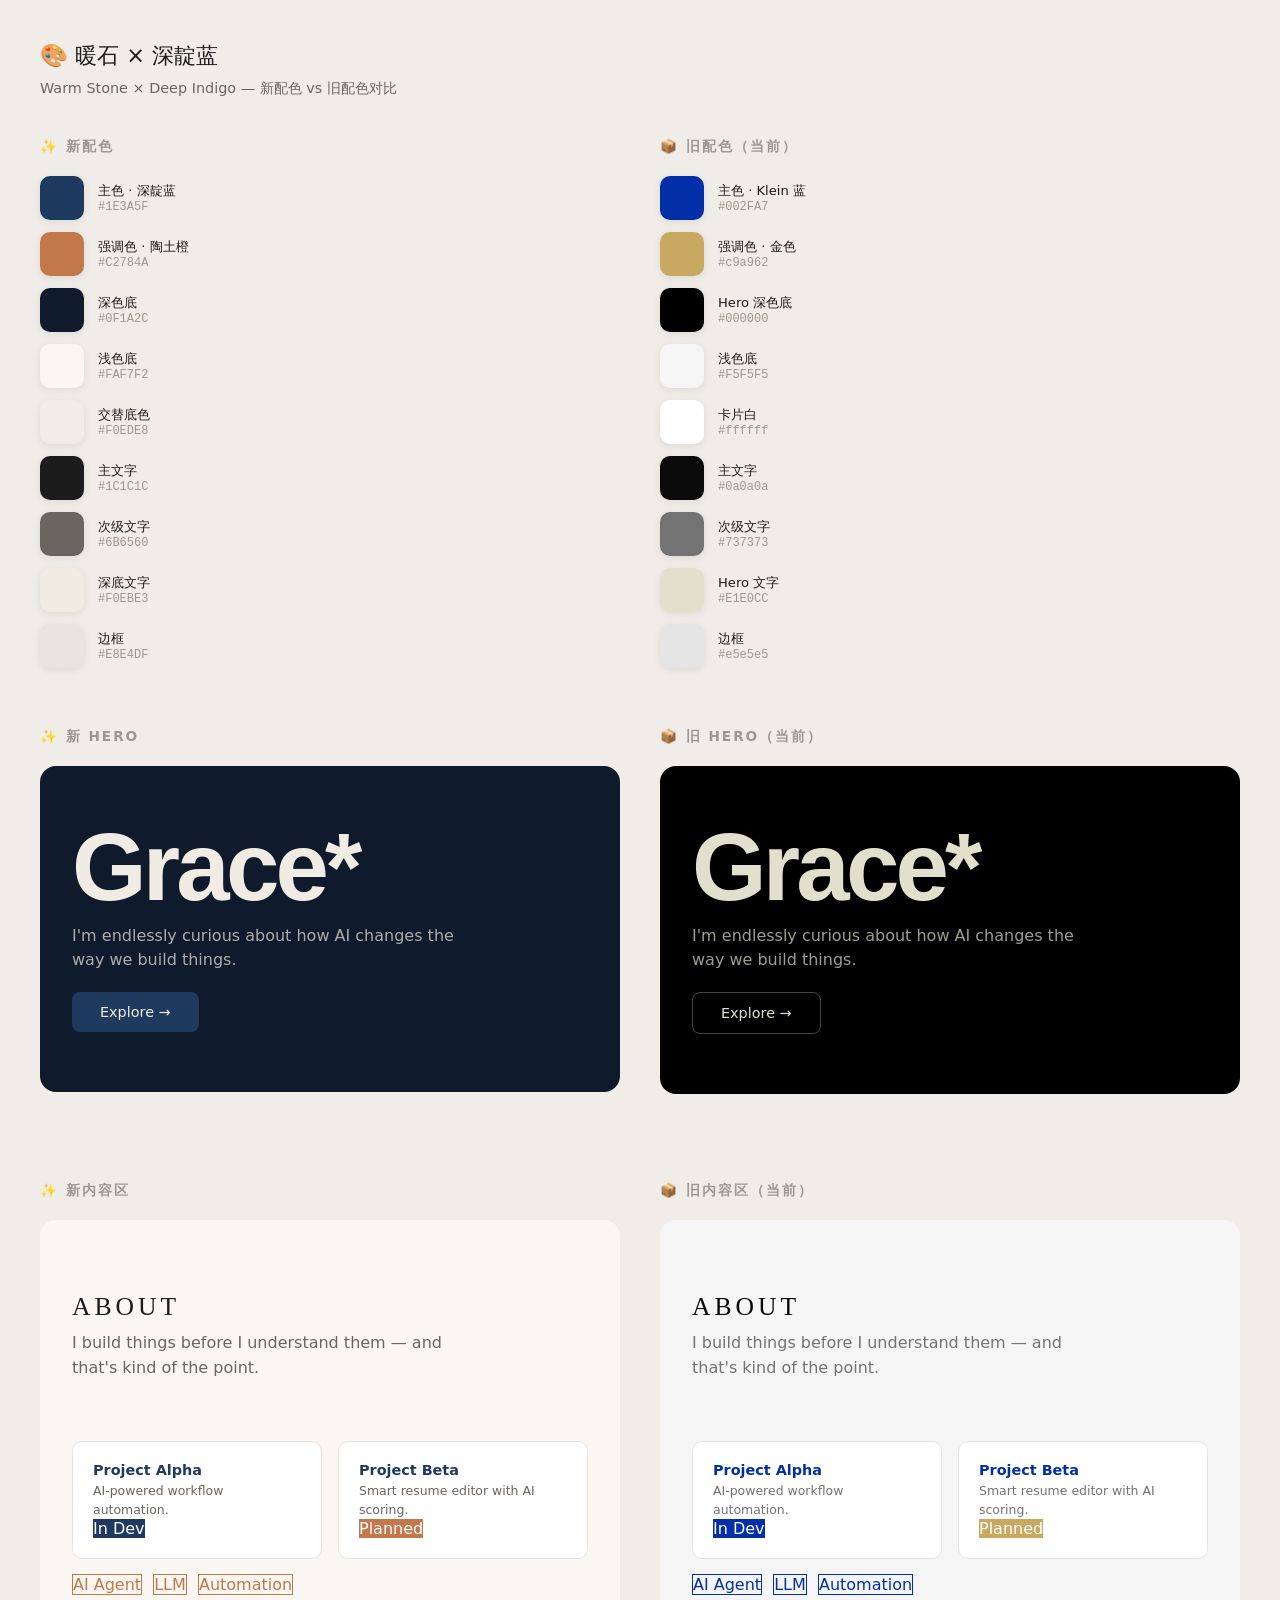
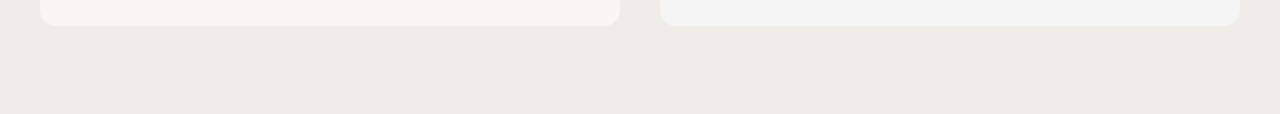
<file: palette-preview.html>
<!DOCTYPE html>
<html lang="zh-CN">
<head>
<meta charset="UTF-8">
<meta name="viewport" content="width=device-width, initial-scale=1.0">
<title>配色预览 | 暖石 × 深靛蓝</title>
<style>
  * { margin: 0; padding: 0; box-sizing: border-box; }
  body {
    font-family: 'Noto Sans SC', system-ui, sans-serif;
    background: #F0EDE8;
    color: #1C1C1C;
    padding: 40px;
  }
  h1 { font-size: 1.4rem; font-weight: 500; margin-bottom: 8px; }
  .sub { color: #6B6560; font-size: 0.9rem; margin-bottom: 40px; }

  .compare { display: grid; grid-template-columns: 1fr 1fr; gap: 40px; margin-bottom: 48px; }
  .col h2 { font-size: 0.85rem; text-transform: uppercase; letter-spacing: 2px; margin-bottom: 20px; color: #9D9790; }

  .swatch { display: flex; align-items: center; gap: 14px; margin-bottom: 12px; }
  .swatch-dot { width: 44px; height: 44px; border-radius: 10px; flex-shrink: 0; box-shadow: 0 2px 8px rgba(0,0,0,0.08); }
  .swatch-label { font-size: 0.82rem; font-weight: 500; }
  .swatch-hex { font-size: 0.75rem; color: #9D9790; font-family: 'JetBrains Mono', monospace; }

  /* Preview cards */
  .preview-grid { display: grid; grid-template-columns: repeat(auto-fill, minmax(280px, 1fr)); gap: 20px; margin-top: 40px; }
  .preview-card { border-radius: 12px; padding: 28px; }
  .preview-card h3 { font-size: 1rem; margin-bottom: 8px; }
  .preview-card p { font-size: 0.85rem; line-height: 1.6; }
  .preview-card .tag { display: inline-block; padding: 4px 12px; border-radius: 20px; font-size: 0.75rem; margin-top: 12px; }

  .hero-preview {
    border-radius: 16px; padding: 60px 32px; position: relative; overflow: hidden;
    margin-bottom: 40px;
  }
  .hero-preview h1 { font-size: 6rem; font-weight: 700; line-height: 0.85; letter-spacing: -0.04em; }
  .hero-preview p { max-width: 400px; margin-top: 16px; line-height: 1.5; }
  .hero-preview .cta { display: inline-block; padding: 12px 28px; border-radius: 8px; margin-top: 20px; font-weight: 500; font-size: 0.9rem; }

  /* Section header preview */
  .section-preview { padding: 40px 0; }
  .section-preview .sec-title { font-size: 1.6rem; text-transform: uppercase; letter-spacing: 4px; margin-bottom: 8px; }
  .section-preview .sec-desc { max-width: 400px; line-height: 1.6; }

  .card-row { display: flex; gap: 16px; margin-top: 20px; }
  .mini-card { flex: 1; padding: 20px; border-radius: 10px; border: 1px solid; }
  .mini-card h4 { font-size: 0.9rem; margin-bottom: 4px; }
  .mini-card p { font-size: 0.78rem; line-height: 1.5; }
</style>
</head>
<body>

<h1>🎨 暖石 × 深靛蓝</h1>
<p class="sub">Warm Stone × Deep Indigo — 新配色 vs 旧配色对比</p>

<!-- COLOR SWATCHES -->
<div class="compare">
  <div class="col">
    <h2>✨ 新配色</h2>
    <div class="swatch"><div class="swatch-dot" style="background:#1E3A5F"></div><div><div class="swatch-label">主色 · 深靛蓝</div><div class="swatch-hex">#1E3A5F</div></div></div>
    <div class="swatch"><div class="swatch-dot" style="background:#C2784A"></div><div><div class="swatch-label">强调色 · 陶土橙</div><div class="swatch-hex">#C2784A</div></div></div>
    <div class="swatch"><div class="swatch-dot" style="background:#0F1A2C"></div><div><div class="swatch-label">深色底</div><div class="swatch-hex">#0F1A2C</div></div></div>
    <div class="swatch"><div class="swatch-dot" style="background:#FAF7F2"></div><div><div class="swatch-label">浅色底</div><div class="swatch-hex">#FAF7F2</div></div></div>
    <div class="swatch"><div class="swatch-dot" style="background:#F0EDE8"></div><div><div class="swatch-label">交替底色</div><div class="swatch-hex">#F0EDE8</div></div></div>
    <div class="swatch"><div class="swatch-dot" style="background:#1C1C1C"></div><div><div class="swatch-label">主文字</div><div class="swatch-hex">#1C1C1C</div></div></div>
    <div class="swatch"><div class="swatch-dot" style="background:#6B6560"></div><div><div class="swatch-label">次级文字</div><div class="swatch-hex">#6B6560</div></div></div>
    <div class="swatch"><div class="swatch-dot" style="background:#F0EBE3"></div><div><div class="swatch-label">深底文字</div><div class="swatch-hex">#F0EBE3</div></div></div>
    <div class="swatch"><div class="swatch-dot" style="background:#E8E4DF"></div><div><div class="swatch-label">边框</div><div class="swatch-hex">#E8E4DF</div></div></div>
  </div>
  <div class="col">
    <h2>📦 旧配色（当前）</h2>
    <div class="swatch"><div class="swatch-dot" style="background:#002FA7"></div><div><div class="swatch-label">主色 · Klein 蓝</div><div class="swatch-hex">#002FA7</div></div></div>
    <div class="swatch"><div class="swatch-dot" style="background:#c9a962"></div><div><div class="swatch-label">强调色 · 金色</div><div class="swatch-hex">#c9a962</div></div></div>
    <div class="swatch"><div class="swatch-dot" style="background:#000000"></div><div><div class="swatch-label">Hero 深色底</div><div class="swatch-hex">#000000</div></div></div>
    <div class="swatch"><div class="swatch-dot" style="background:#F5F5F5"></div><div><div class="swatch-label">浅色底</div><div class="swatch-hex">#F5F5F5</div></div></div>
    <div class="swatch"><div class="swatch-dot" style="background:#ffffff"></div><div><div class="swatch-label">卡片白</div><div class="swatch-hex">#ffffff</div></div></div>
    <div class="swatch"><div class="swatch-dot" style="background:#0a0a0a"></div><div><div class="swatch-label">主文字</div><div class="swatch-hex">#0a0a0a</div></div></div>
    <div class="swatch"><div class="swatch-dot" style="background:#737373"></div><div><div class="swatch-label">次级文字</div><div class="swatch-hex">#737373</div></div></div>
    <div class="swatch"><div class="swatch-dot" style="background:#E1E0CC"></div><div><div class="swatch-label">Hero 文字</div><div class="swatch-hex">#E1E0CC</div></div></div>
    <div class="swatch"><div class="swatch-dot" style="background:#e5e5e5"></div><div><div class="swatch-label">边框</div><div class="swatch-hex">#e5e5e5</div></div></div>
  </div>
</div>

<!-- ===== HERO PREVIEW: NEW vs OLD ===== -->
<div class="compare">
  <div class="col">
    <h2>✨ 新 Hero</h2>
    <div class="hero-preview" style="background:#0F1A2C;">
      <h1 style="color:#F0EBE3; font-family:'Almarai','Noto Sans SC',sans-serif;">Grace*</h1>
      <p style="color:rgba(240,235,227,0.7);">I'm endlessly curious about how AI changes the way we build things.</p>
      <div class="cta" style="background:#1E3A5F; color:#F0EBE3;">Explore →</div>
    </div>
  </div>
  <div class="col">
    <h2>📦 旧 Hero（当前）</h2>
    <div class="hero-preview" style="background:#000;">
      <h1 style="color:#E1E0CC; font-family:'Almarai','Noto Sans SC',sans-serif;">Grace*</h1>
      <p style="color:rgba(225,224,204,0.7);">I'm endlessly curious about how AI changes the way we build things.</p>
      <div class="cta" style="background:transparent; border:1px solid rgba(225,224,204,0.3); color:#E1E0CC;">Explore →</div>
    </div>
  </div>
</div>

<!-- ===== CONTENT PREVIEWS ===== -->
<div class="compare">
  <div class="col">
    <h2>✨ 新内容区</h2>
    <div style="background:#FAF7F2; border-radius:16px; padding:32px;">
      <div class="section-preview">
        <div class="sec-title" style="font-family:'Cormorant Garamond',serif; color:#1C1C1C;">About</div>
        <div class="sec-desc" style="color:#6B6560;">I build things before I understand them — and that's kind of the point.</div>
      </div>
      <div class="card-row">
        <div class="mini-card" style="background:#fff; border-color:#E8E4DF;">
          <h4 style="color:#1E3A5F;">Project Alpha</h4>
          <p style="color:#6B6560;">AI-powered workflow automation.</p>
          <span class="tag" style="background:#1E3A5F; color:#fff;">In Dev</span>
        </div>
        <div class="mini-card" style="background:#fff; border-color:#E8E4DF;">
          <h4 style="color:#1E3A5F;">Project Beta</h4>
          <p style="color:#6B6560;">Smart resume editor with AI scoring.</p>
          <span class="tag" style="background:#C2784A; color:#fff;">Planned</span>
        </div>
      </div>
      <div style="margin-top:16px;">
        <span class="tag" style="background:#FAF7F2; color:#C2784A; border:1px solid #C2784A;">AI Agent</span>
        <span class="tag" style="background:#FAF7F2; color:#C2784A; border:1px solid #C2784A; margin-left:6px;">LLM</span>
        <span class="tag" style="background:#FAF7F2; color:#C2784A; border:1px solid #C2784A; margin-left:6px;">Automation</span>
      </div>
    </div>
  </div>
  <div class="col">
    <h2>📦 旧内容区（当前）</h2>
    <div style="background:#F5F5F5; border-radius:16px; padding:32px;">
      <div class="section-preview">
        <div class="sec-title" style="font-family:'Cormorant Garamond',serif; color:#0a0a0a;">About</div>
        <div class="sec-desc" style="color:#737373;">I build things before I understand them — and that's kind of the point.</div>
      </div>
      <div class="card-row">
        <div class="mini-card" style="background:#fff; border-color:#e5e5e5;">
          <h4 style="color:#002FA7;">Project Alpha</h4>
          <p style="color:#737373;">AI-powered workflow automation.</p>
          <span class="tag" style="background:#002FA7; color:#fff;">In Dev</span>
        </div>
        <div class="mini-card" style="background:#fff; border-color:#e5e5e5;">
          <h4 style="color:#002FA7;">Project Beta</h4>
          <p style="color:#737373;">Smart resume editor with AI scoring.</p>
          <span class="tag" style="background:#c9a962; color:#fff;">Planned</span>
        </div>
      </div>
      <div style="margin-top:16px;">
        <span class="tag" style="background:#F5F5F5; color:#002FA7; border:1px solid #002FA7;">AI Agent</span>
        <span class="tag" style="background:#F5F5F5; color:#002FA7; border:1px solid #002FA7; margin-left:6px;">LLM</span>
        <span class="tag" style="background:#F5F5F5; color:#002FA7; border:1px solid #002FA7; margin-left:6px;">Automation</span>
      </div>
    </div>
  </div>
</div>

</body>
</html>
</file>
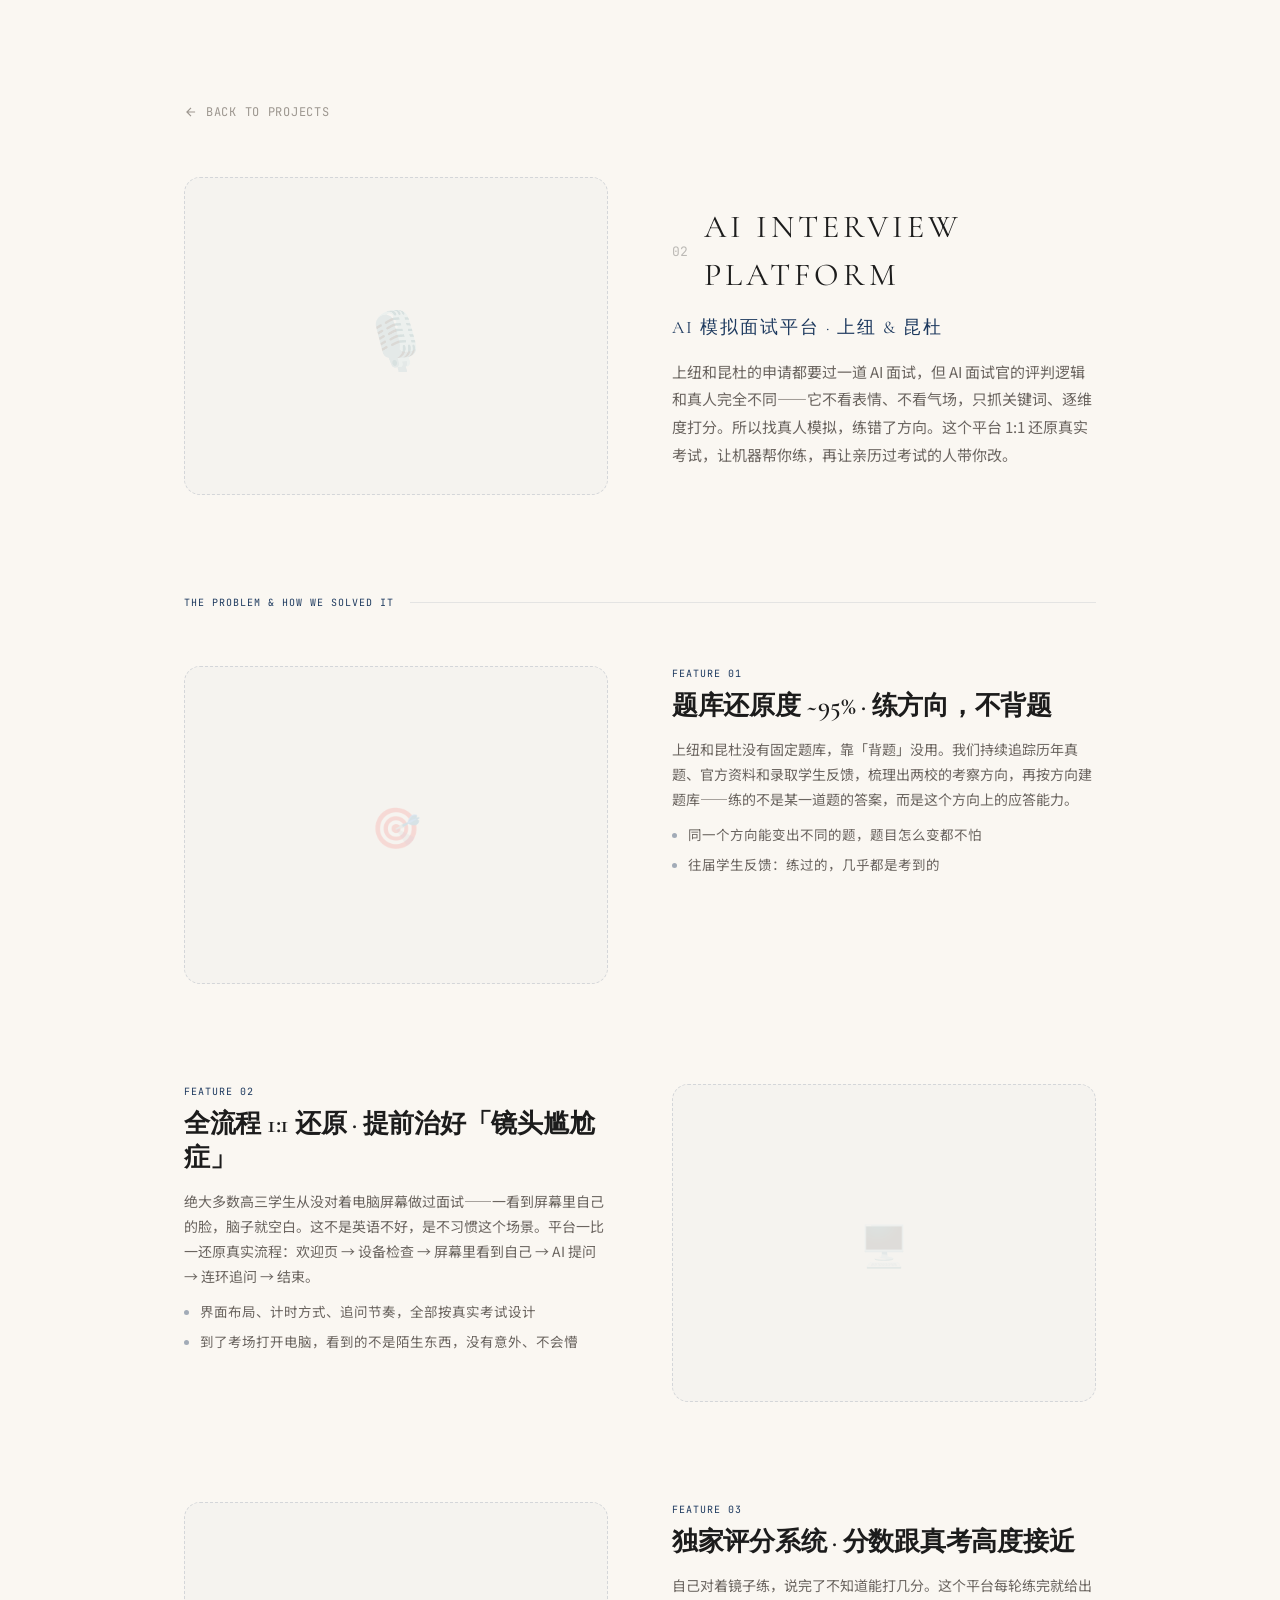
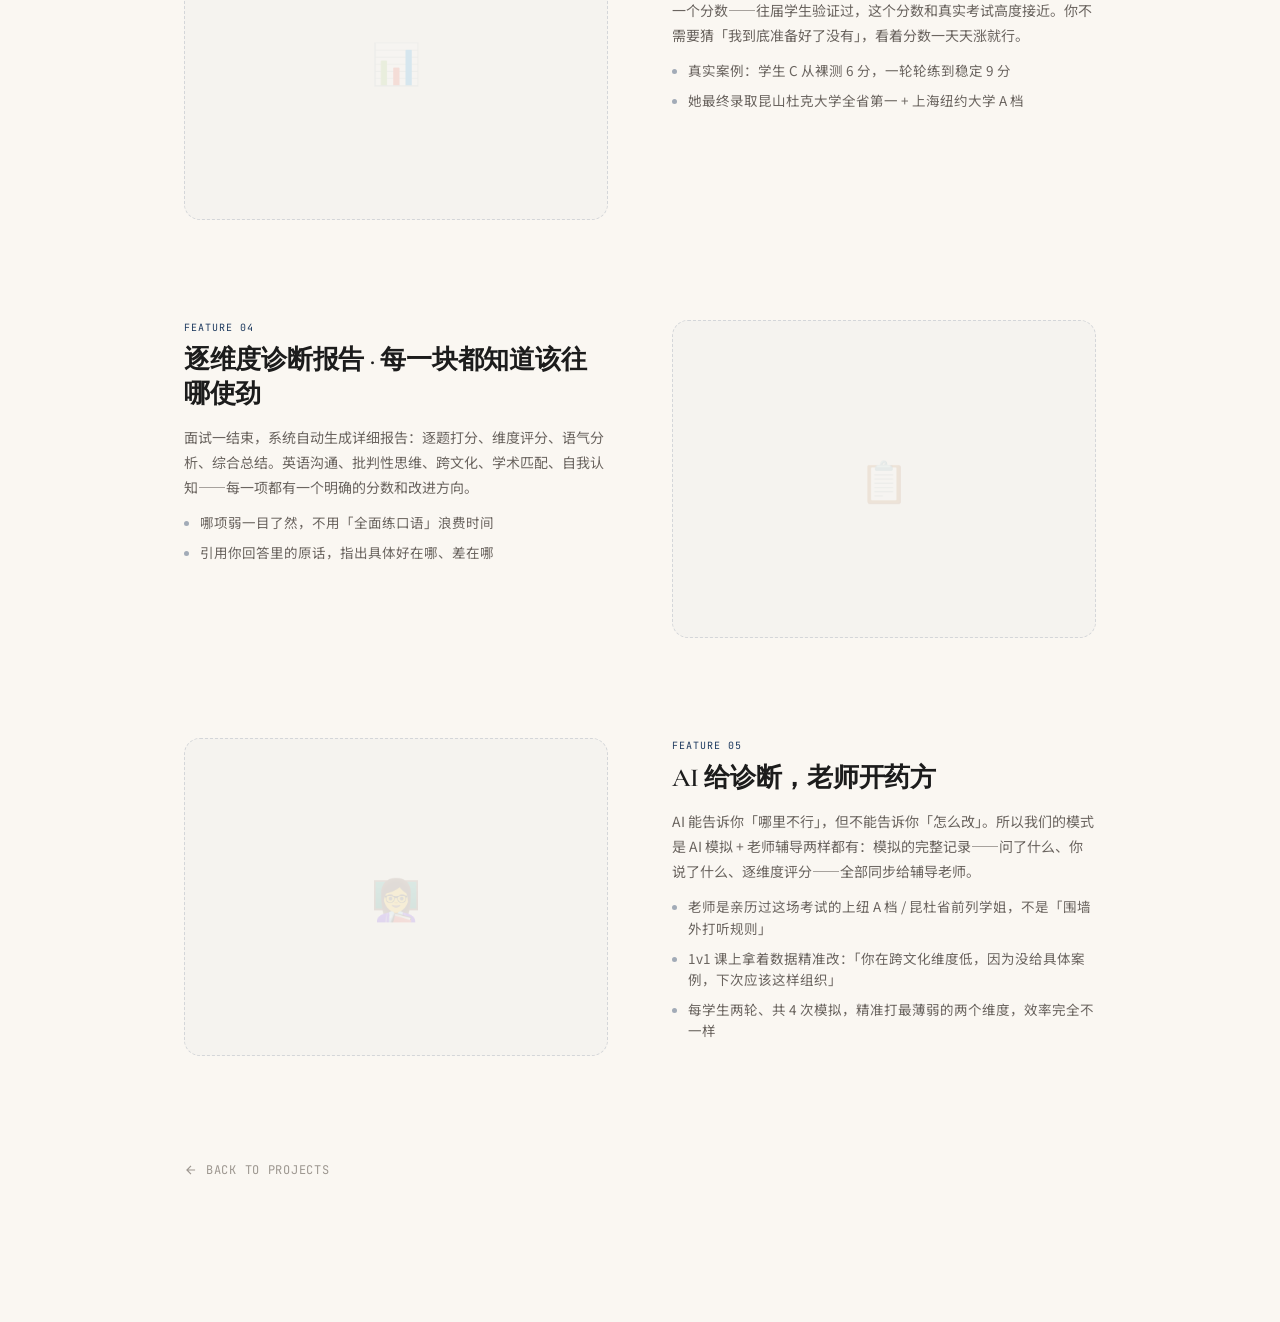
<file: project-ai-interview.html>
<!DOCTYPE html>
<html lang="zh-CN">
<head>
  <meta charset="UTF-8" />
  <meta name="viewport" content="width=device-width, initial-scale=1.0" />
  <title>AI 模拟面试平台 · Jess Dong</title>
  <meta name="description" content="SouthBridge AI 模拟面试平台 — 1:1 还原上纽 & 昆杜 AI 面试，独家题库、评分系统与逐维度诊断，让机器帮你练" />

  <link rel="preconnect" href="https://fonts.googleapis.com">
  <link rel="preconnect" href="https://fonts.gstatic.com" crossorigin>
  <link href="https://fonts.googleapis.com/css2?family=Almarai:wght@300;400;700;800&family=Caveat:wght@400;500;600&family=Cormorant+Garamond:ital,wght@0,400;0,600;1,400&family=JetBrains+Mono:wght@300;400;500&family=Noto+Sans+SC:wght@300;400;500;700&family=Playfair+Display:ital@0;1&display=swap" rel="stylesheet">

  <link rel="stylesheet" href="css/style.css" />

  <style>
    .project-page { padding: 100px 0 140px; }
    .project-page .section-container { max-width: 960px; }

    /* Back link */
    .project-back {
      display: inline-flex; align-items: center; gap: 8px;
      font-family: var(--font-mono); font-size: 12px; color: var(--text-muted);
      margin-bottom: 56px; transition: color 0.2s;
      text-transform: uppercase; letter-spacing: 0.06em; text-decoration: none;
    }
    .project-back:hover { color: var(--klein); }
    .project-back svg { width: 14px; height: 14px; }

    /* Hero */
    .project-hero {
      display: grid; grid-template-columns: 1fr 1fr; gap: 64px; align-items: center; margin-bottom: 100px;
    }
    .project-hero-img {
      width: 100%; aspect-ratio: 4/3; object-fit: cover;
      border-radius: 16px; border: 1px solid rgba(30,58,95,0.1);
      box-shadow: 0 4px 24px rgba(0,0,0,0.06);
    }
    .project-hero-placeholder {
      width: 100%; aspect-ratio: 4/3; border-radius: 16px;
      border: 1px dashed rgba(30,58,95,0.15); background: rgba(30,58,95,0.02);
      display: flex; align-items: center; justify-content: center;
      font-size: 56px; color: rgba(30,58,95,0.14);
    }
    .project-hero-text .section-header-with-blob { margin-bottom: 16px; }
    .project-hero-text .section-title-num { font-size: 13px; }
    .project-hero-text .section-title-text { font-size: 2rem; letter-spacing: 4px; }
    .project-handle {
      font-family: var(--font-serif); font-size: 1.1rem; color: var(--klein);
      margin: 0 0 16px 0; letter-spacing: 2px;
    }
    .project-intro { font-size: 15px; line-height: 1.85; color: var(--text-secondary); }

    /* Feature rows — alternating layout, text top-aligned */
    .feature-row {
      display: grid; grid-template-columns: 1fr 1fr; gap: 64px; align-items: flex-start;
      margin-bottom: 100px;
    }
    .feature-row.reverse .feature-media { order: 2; }
    .feature-row.reverse .feature-text { order: 1; }

    .feature-media img.feature-img {
      width: 100%; border-radius: 16px; border: 1px solid rgba(30,58,95,0.1);
      box-shadow: 0 4px 24px rgba(0,0,0,0.06); display: block;
    }
    .feature-media-placeholder {
      width: 100%; aspect-ratio: 4/3; border-radius: 16px;
      border: 1px dashed rgba(30,58,95,0.15); background: rgba(30,58,95,0.02);
      display: flex; align-items: center; justify-content: center;
      font-size: 40px; color: rgba(30,58,95,0.12);
    }

    /* Feature text */
    .feature-label {
      font-family: var(--font-mono); font-size: 10px; text-transform: uppercase;
      letter-spacing: 0.1em; color: var(--klein); margin-bottom: 8px;
    }
    .feature-title {
      font-family: var(--font-serif); font-size: clamp(20px, 3vw, 26px);
      font-weight: 600; margin-bottom: 14px; letter-spacing: -0.01em; line-height: 1.3;
    }
    .feature-desc {
      font-size: 14px; line-height: 1.8; color: var(--text-secondary); margin-bottom: 12px;
    }
    .feature-bullets {
      list-style: none; padding: 0; display: flex; flex-direction: column; gap: 8px;
      margin-bottom: 16px;
    }
    .feature-bullets li {
      font-size: 13.5px; color: var(--text-secondary); line-height: 1.6;
      padding-left: 16px; position: relative;
    }
    .feature-bullets li::before {
      content: ''; position: absolute; left: 0; top: 9px;
      width: 5px; height: 5px; border-radius: 50%; background: var(--klein); opacity: 0.4;
    }

    /* Section divider */
    .section-label-row {
      display: flex; align-items: center; gap: 16px; margin-bottom: 56px;
    }
    .section-label-row span {
      font-family: var(--font-mono); font-size: 10px; text-transform: uppercase;
      letter-spacing: 0.1em; color: var(--klein); white-space: nowrap;
    }
    .section-label-row::after {
      content: ''; flex: 1; height: 1px; background: rgba(30,58,95,0.1);
    }

    @media (max-width: 768px) {
      .project-hero, .feature-row { grid-template-columns: 1fr; gap: 32px; }
      .feature-row.reverse .feature-media { order: 1; }
      .feature-row.reverse .feature-text { order: 2; }
    }
  </style>
</head>
<body style="background:var(--bg);">

<section class="project-page">
  <div class="section-container">

    <!-- Back -->
    <a href="index.html#projects" class="project-back">
      <svg viewBox="0 0 24 24" fill="none" stroke="currentColor" stroke-width="2"><path d="M19 12H5M12 19l-7-7 7-7"/></svg>
      Back to Projects
    </a>

    <!-- Hero -->
    <div class="project-hero">
      <div class="project-hero-placeholder">🎙️</div>
      <div class="project-hero-text">
        <div class="section-header-with-blob">
          <span class="section-title-num font-mono">02</span>
          <h2 class="section-title-text">AI Interview Platform</h2>
        </div>
        <p class="project-handle">AI 模拟面试平台 · 上纽 & 昆杜</p>
        <p class="project-intro">
          上纽和昆杜的申请都要过一道 AI 面试，但 AI 面试官的评判逻辑和真人完全不同——它不看表情、不看气场，只抓关键词、逐维度打分。所以找真人模拟，练错了方向。这个平台 1:1 还原真实考试，让机器帮你练，再让亲历过考试的人带你改。
        </p>
      </div>
    </div>

    <!-- Section label -->
    <div class="section-label-row"><span>The Problem & How We Solved It</span></div>

    <!-- Feature 1: Question bank (image LEFT, text RIGHT) -->
    <div class="feature-row">
      <div class="feature-media">
        <div class="feature-media-placeholder">🎯</div>
      </div>
      <div class="feature-text">
        <div class="feature-label">Feature 01</div>
        <div class="feature-title">题库还原度 ~95% · 练方向，不背题</div>
        <p class="feature-desc">
          上纽和昆杜没有固定题库，靠「背题」没用。我们持续追踪历年真题、官方资料和录取学生反馈，梳理出两校的考察方向，再按方向建题库——练的不是某一道题的答案，而是这个方向上的应答能力。
        </p>
        <ul class="feature-bullets">
          <li>同一个方向能变出不同的题，题目怎么变都不怕</li>
          <li>往届学生反馈：练过的，几乎都是考到的</li>
        </ul>
      </div>
    </div>

    <!-- Feature 2: 1:1 flow (image RIGHT, text LEFT) -->
    <div class="feature-row reverse">
      <div class="feature-media">
        <div class="feature-media-placeholder">🖥️</div>
      </div>
      <div class="feature-text">
        <div class="feature-label">Feature 02</div>
        <div class="feature-title">全流程 1:1 还原 · 提前治好「镜头尴尬症」</div>
        <p class="feature-desc">
          绝大多数高三学生从没对着电脑屏幕做过面试——一看到屏幕里自己的脸，脑子就空白。这不是英语不好，是不习惯这个场景。平台一比一还原真实流程：欢迎页 → 设备检查 → 屏幕里看到自己 → AI 提问 → 连环追问 → 结束。
        </p>
        <ul class="feature-bullets">
          <li>界面布局、计时方式、追问节奏，全部按真实考试设计</li>
          <li>到了考场打开电脑，看到的不是陌生东西，没有意外、不会懵</li>
        </ul>
      </div>
    </div>

    <!-- Feature 3: Scoring system (image LEFT, text RIGHT) -->
    <div class="feature-row">
      <div class="feature-media">
        <div class="feature-media-placeholder">📊</div>
      </div>
      <div class="feature-text">
        <div class="feature-label">Feature 03</div>
        <div class="feature-title">独家评分系统 · 分数跟真考高度接近</div>
        <p class="feature-desc">
          自己对着镜子练，说完了不知道能打几分。这个平台每轮练完就给出一个分数——往届学生验证过，这个分数和真实考试高度接近。你不需要猜「我到底准备好了没有」，看着分数一天天涨就行。
        </p>
        <ul class="feature-bullets">
          <li>真实案例：学生 C 从裸测 6 分，一轮轮练到稳定 9 分</li>
          <li>她最终录取昆山杜克大学全省第一 + 上海纽约大学 A 档</li>
        </ul>
      </div>
    </div>

    <!-- Feature 4: Diagnosis report (image RIGHT, text LEFT) -->
    <div class="feature-row reverse">
      <div class="feature-media">
        <div class="feature-media-placeholder">📋</div>
      </div>
      <div class="feature-text">
        <div class="feature-label">Feature 04</div>
        <div class="feature-title">逐维度诊断报告 · 每一块都知道该往哪使劲</div>
        <p class="feature-desc">
          面试一结束，系统自动生成详细报告：逐题打分、维度评分、语气分析、综合总结。英语沟通、批判性思维、跨文化、学术匹配、自我认知——每一项都有一个明确的分数和改进方向。
        </p>
        <ul class="feature-bullets">
          <li>哪项弱一目了然，不用「全面练口语」浪费时间</li>
          <li>引用你回答里的原话，指出具体好在哪、差在哪</li>
        </ul>
      </div>
    </div>

    <!-- Feature 5: AI diagnosis + teacher prescription (image LEFT, text RIGHT) -->
    <div class="feature-row">
      <div class="feature-media">
        <div class="feature-media-placeholder">👩‍🏫</div>
      </div>
      <div class="feature-text">
        <div class="feature-label">Feature 05</div>
        <div class="feature-title">AI 给诊断，老师开药方</div>
        <p class="feature-desc">
          AI 能告诉你「哪里不行」，但不能告诉你「怎么改」。所以我们的模式是 AI 模拟 + 老师辅导两样都有：模拟的完整记录——问了什么、你说了什么、逐维度评分——全部同步给辅导老师。
        </p>
        <ul class="feature-bullets">
          <li>老师是亲历过这场考试的上纽 A 档 / 昆杜省前列学姐，不是「围墙外打听规则」</li>
          <li>1v1 课上拿着数据精准改：「你在跨文化维度低，因为没给具体案例，下次应该这样组织」</li>
          <li>每学生两轮、共 4 次模拟，精准打最薄弱的两个维度，效率完全不一样</li>
        </ul>
      </div>
    </div>

    <!-- Back -->
    <a href="index.html#projects" class="project-back" style="margin-bottom:0;">
      <svg viewBox="0 0 24 24" fill="none" stroke="currentColor" stroke-width="2"><path d="M19 12H5M12 19l-7-7 7-7"/></svg>
      Back to Projects
    </a>

  </div>
</section>

</body>
</html>
</file>
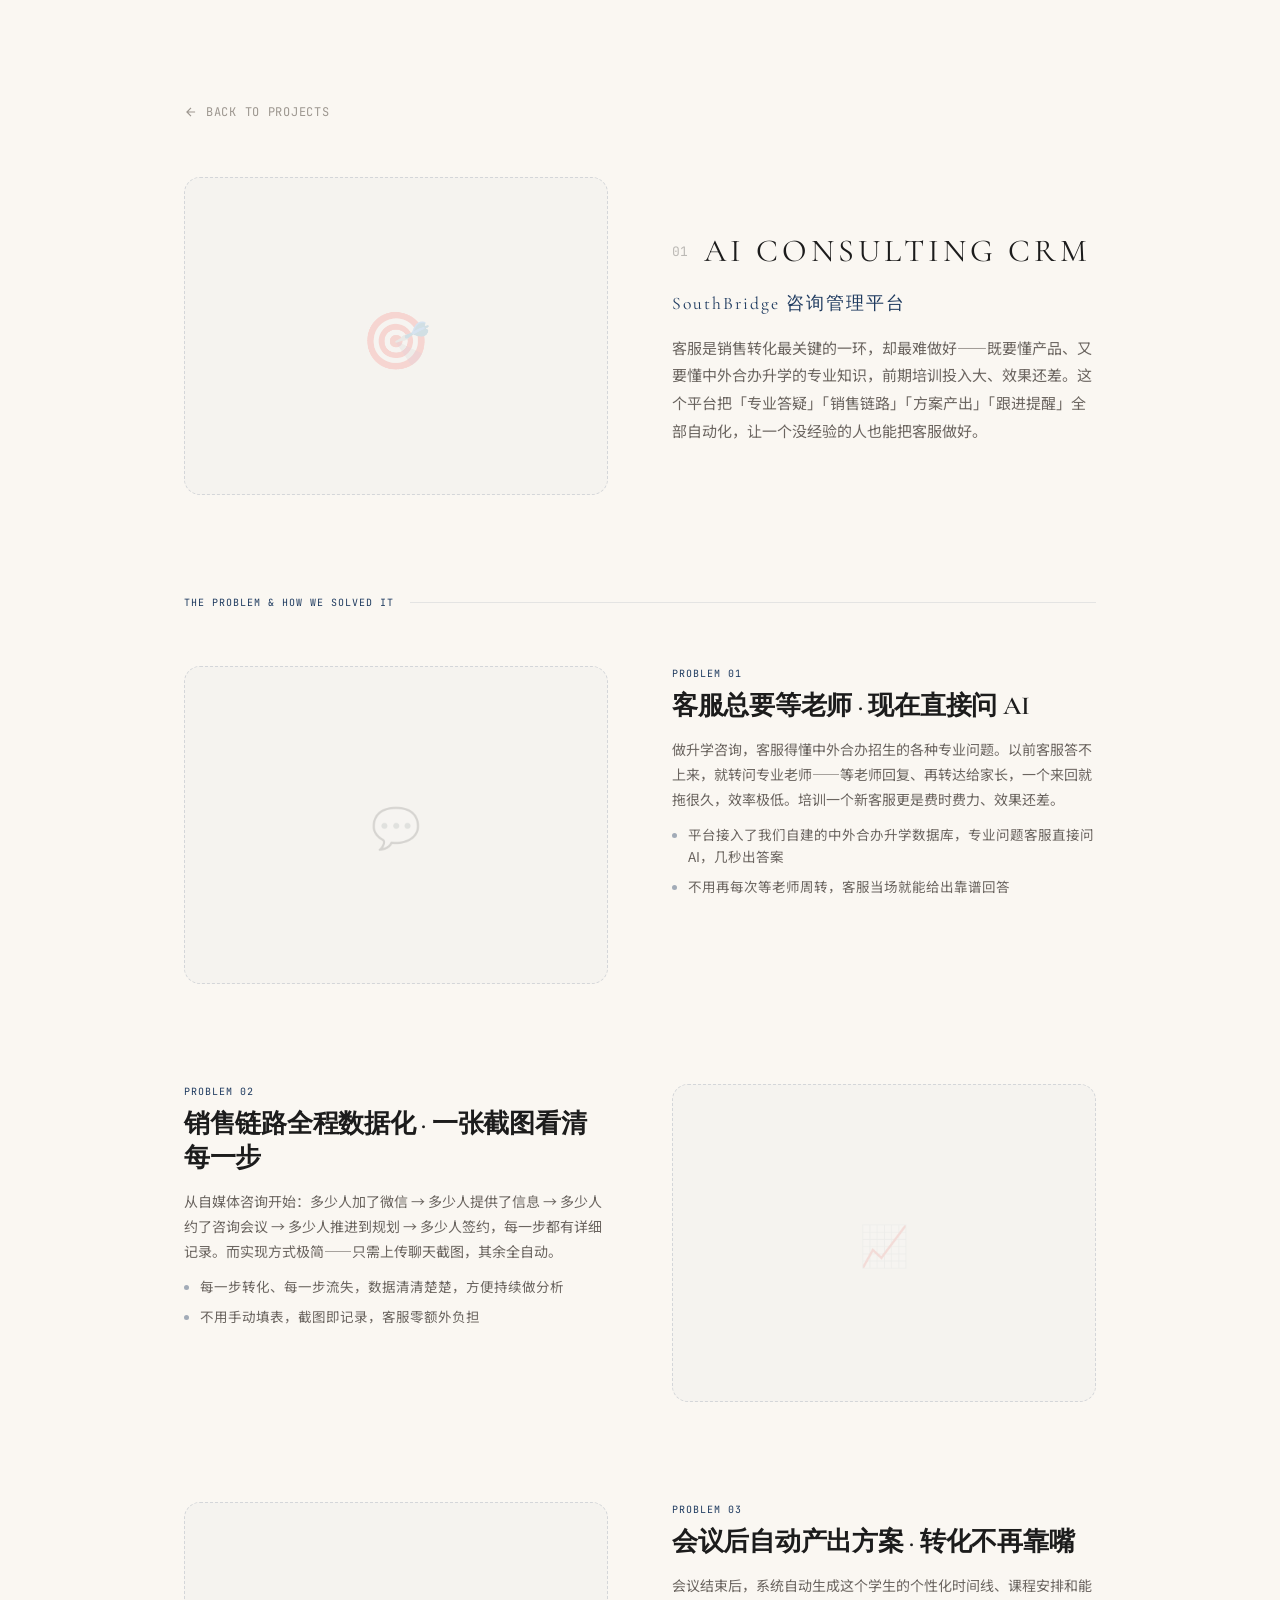
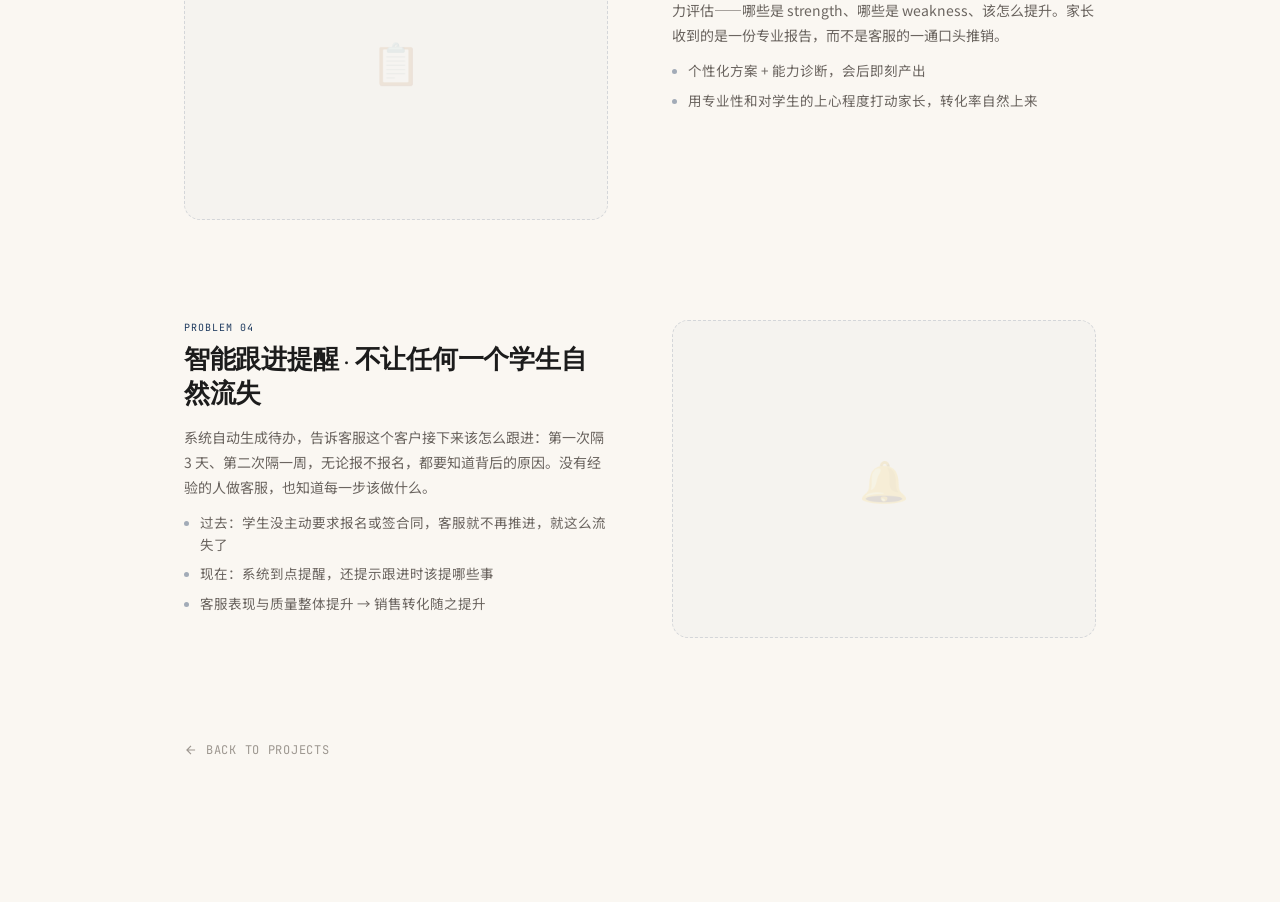
<file: project-crm.html>
<!DOCTYPE html>
<html lang="zh-CN">
<head>
  <meta charset="UTF-8" />
  <meta name="viewport" content="width=device-width, initial-scale=1.0" />
  <title>SouthBridge CRM · Jess Dong</title>
  <meta name="description" content="SouthBridge 咨询管理平台 — 把咨询客服最难做的环节全部自动化，从专业知识到销售链路到跟进提醒" />

  <link rel="preconnect" href="https://fonts.googleapis.com">
  <link rel="preconnect" href="https://fonts.gstatic.com" crossorigin>
  <link href="https://fonts.googleapis.com/css2?family=Almarai:wght@300;400;700;800&family=Caveat:wght@400;500;600&family=Cormorant+Garamond:ital,wght@0,400;0,600;1,400&family=JetBrains+Mono:wght@300;400;500&family=Noto+Sans+SC:wght@300;400;500;700&family=Playfair+Display:ital@0;1&display=swap" rel="stylesheet">

  <link rel="stylesheet" href="css/style.css" />

  <style>
    .project-page { padding: 100px 0 140px; }
    .project-page .section-container { max-width: 960px; }

    /* Back link */
    .project-back {
      display: inline-flex; align-items: center; gap: 8px;
      font-family: var(--font-mono); font-size: 12px; color: var(--text-muted);
      margin-bottom: 56px; transition: color 0.2s;
      text-transform: uppercase; letter-spacing: 0.06em; text-decoration: none;
    }
    .project-back:hover { color: var(--klein); }
    .project-back svg { width: 14px; height: 14px; }

    /* Hero */
    .project-hero {
      display: grid; grid-template-columns: 1fr 1fr; gap: 64px; align-items: center; margin-bottom: 100px;
    }
    .project-hero-img {
      width: 100%; aspect-ratio: 4/3; object-fit: cover;
      border-radius: 16px; border: 1px solid rgba(30,58,95,0.1);
      box-shadow: 0 4px 24px rgba(0,0,0,0.06);
    }
    .project-hero-placeholder {
      width: 100%; aspect-ratio: 4/3; border-radius: 16px;
      border: 1px dashed rgba(30,58,95,0.15); background: rgba(30,58,95,0.02);
      display: flex; align-items: center; justify-content: center;
      font-size: 56px; color: rgba(30,58,95,0.14);
    }
    .project-hero-text .section-header-with-blob { margin-bottom: 16px; }
    .project-hero-text .section-title-num { font-size: 13px; }
    .project-hero-text .section-title-text { font-size: 2rem; letter-spacing: 4px; }
    .project-handle {
      font-family: var(--font-serif); font-size: 1.1rem; color: var(--klein);
      margin: 0 0 16px 0; letter-spacing: 2px;
    }
    .project-intro { font-size: 15px; line-height: 1.85; color: var(--text-secondary); }

    /* Feature rows — alternating layout, text top-aligned */
    .feature-row {
      display: grid; grid-template-columns: 1fr 1fr; gap: 64px; align-items: flex-start;
      margin-bottom: 100px;
    }
    .feature-row.reverse .feature-media { order: 2; }
    .feature-row.reverse .feature-text { order: 1; }

    .feature-media img.feature-img {
      width: 100%; border-radius: 16px; border: 1px solid rgba(30,58,95,0.1);
      box-shadow: 0 4px 24px rgba(0,0,0,0.06); display: block;
    }
    .feature-media-placeholder {
      width: 100%; aspect-ratio: 4/3; border-radius: 16px;
      border: 1px dashed rgba(30,58,95,0.15); background: rgba(30,58,95,0.02);
      display: flex; align-items: center; justify-content: center;
      font-size: 40px; color: rgba(30,58,95,0.12);
    }

    /* Feature text */
    .feature-label {
      font-family: var(--font-mono); font-size: 10px; text-transform: uppercase;
      letter-spacing: 0.1em; color: var(--klein); margin-bottom: 8px;
    }
    .feature-title {
      font-family: var(--font-serif); font-size: clamp(20px, 3vw, 26px);
      font-weight: 600; margin-bottom: 14px; letter-spacing: -0.01em; line-height: 1.3;
    }
    .feature-desc {
      font-size: 14px; line-height: 1.8; color: var(--text-secondary); margin-bottom: 12px;
    }
    .feature-bullets {
      list-style: none; padding: 0; display: flex; flex-direction: column; gap: 8px;
      margin-bottom: 16px;
    }
    .feature-bullets li {
      font-size: 13.5px; color: var(--text-secondary); line-height: 1.6;
      padding-left: 16px; position: relative;
    }
    .feature-bullets li::before {
      content: ''; position: absolute; left: 0; top: 9px;
      width: 5px; height: 5px; border-radius: 50%; background: var(--klein); opacity: 0.4;
    }

    /* Section divider */
    .section-label-row {
      display: flex; align-items: center; gap: 16px; margin-bottom: 56px;
    }
    .section-label-row span {
      font-family: var(--font-mono); font-size: 10px; text-transform: uppercase;
      letter-spacing: 0.1em; color: var(--klein); white-space: nowrap;
    }
    .section-label-row::after {
      content: ''; flex: 1; height: 1px; background: rgba(30,58,95,0.1);
    }

    @media (max-width: 768px) {
      .project-hero, .feature-row { grid-template-columns: 1fr; gap: 32px; }
      .feature-row.reverse .feature-media { order: 1; }
      .feature-row.reverse .feature-text { order: 2; }
    }
  </style>
</head>
<body style="background:var(--bg);">

<section class="project-page">
  <div class="section-container">

    <!-- Back -->
    <a href="index.html#projects" class="project-back">
      <svg viewBox="0 0 24 24" fill="none" stroke="currentColor" stroke-width="2"><path d="M19 12H5M12 19l-7-7 7-7"/></svg>
      Back to Projects
    </a>

    <!-- Hero -->
    <div class="project-hero">
      <div class="project-hero-placeholder">🎯</div>
      <div class="project-hero-text">
        <div class="section-header-with-blob">
          <span class="section-title-num font-mono">01</span>
          <h2 class="section-title-text">AI Consulting CRM</h2>
        </div>
        <p class="project-handle">SouthBridge 咨询管理平台</p>
        <p class="project-intro">
          客服是销售转化最关键的一环，却最难做好——既要懂产品、又要懂中外合办升学的专业知识，前期培训投入大、效果还差。这个平台把「专业答疑」「销售链路」「方案产出」「跟进提醒」全部自动化，让一个没经验的人也能把客服做好。
        </p>
      </div>
    </div>

    <!-- Section label -->
    <div class="section-label-row"><span>The Problem & How We Solved It</span></div>

    <!-- Feature 1: AI knowledge base (image LEFT, text RIGHT) -->
    <div class="feature-row">
      <div class="feature-media">
        <div class="feature-media-placeholder">💬</div>
      </div>
      <div class="feature-text">
        <div class="feature-label">Problem 01</div>
        <div class="feature-title">客服总要等老师 · 现在直接问 AI</div>
        <p class="feature-desc">
          做升学咨询，客服得懂中外合办招生的各种专业问题。以前客服答不上来，就转问专业老师——等老师回复、再转达给家长，一个来回就拖很久，效率极低。培训一个新客服更是费时费力、效果还差。
        </p>
        <ul class="feature-bullets">
          <li>平台接入了我们自建的中外合办升学数据库，专业问题客服直接问 AI，几秒出答案</li>
          <li>不用再每次等老师周转，客服当场就能给出靠谱回答</li>
        </ul>
      </div>
    </div>

    <!-- Feature 2: Sales funnel (image RIGHT, text LEFT) -->
    <div class="feature-row reverse">
      <div class="feature-media">
        <div class="feature-media-placeholder">📈</div>
      </div>
      <div class="feature-text">
        <div class="feature-label">Problem 02</div>
        <div class="feature-title">销售链路全程数据化 · 一张截图看清每一步</div>
        <p class="feature-desc">
          从自媒体咨询开始：多少人加了微信 → 多少人提供了信息 → 多少人约了咨询会议 → 多少人推进到规划 → 多少人签约，每一步都有详细记录。而实现方式极简——只需上传聊天截图，其余全自动。
        </p>
        <ul class="feature-bullets">
          <li>每一步转化、每一步流失，数据清清楚楚，方便持续做分析</li>
          <li>不用手动填表，截图即记录，客服零额外负担</li>
        </ul>
      </div>
    </div>

    <!-- Feature 3: Auto deliverables (image LEFT, text RIGHT) -->
    <div class="feature-row">
      <div class="feature-media">
        <div class="feature-media-placeholder">📋</div>
      </div>
      <div class="feature-text">
        <div class="feature-label">Problem 03</div>
        <div class="feature-title">会议后自动产出方案 · 转化不再靠嘴</div>
        <p class="feature-desc">
          会议结束后，系统自动生成这个学生的个性化时间线、课程安排和能力评估——哪些是 strength、哪些是 weakness、该怎么提升。家长收到的是一份专业报告，而不是客服的一通口头推销。
        </p>
        <ul class="feature-bullets">
          <li>个性化方案 + 能力诊断，会后即刻产出</li>
          <li>用专业性和对学生的上心程度打动家长，转化率自然上来</li>
        </ul>
      </div>
    </div>

    <!-- Feature 4: Follow-up reminders (image RIGHT, text LEFT) -->
    <div class="feature-row reverse">
      <div class="feature-media">
        <div class="feature-media-placeholder">🔔</div>
      </div>
      <div class="feature-text">
        <div class="feature-label">Problem 04</div>
        <div class="feature-title">智能跟进提醒 · 不让任何一个学生自然流失</div>
        <p class="feature-desc">
          系统自动生成待办，告诉客服这个客户接下来该怎么跟进：第一次隔 3 天、第二次隔一周，无论报不报名，都要知道背后的原因。没有经验的人做客服，也知道每一步该做什么。
        </p>
        <ul class="feature-bullets">
          <li>过去：学生没主动要求报名或签合同，客服就不再推进，就这么流失了</li>
          <li>现在：系统到点提醒，还提示跟进时该提哪些事</li>
          <li>客服表现与质量整体提升 → 销售转化随之提升</li>
        </ul>
      </div>
    </div>

    <!-- Back -->
    <a href="index.html#projects" class="project-back" style="margin-bottom:0;">
      <svg viewBox="0 0 24 24" fill="none" stroke="currentColor" stroke-width="2"><path d="M19 12H5M12 19l-7-7 7-7"/></svg>
      Back to Projects
    </a>

  </div>
</section>

</body>
</html>
</file>
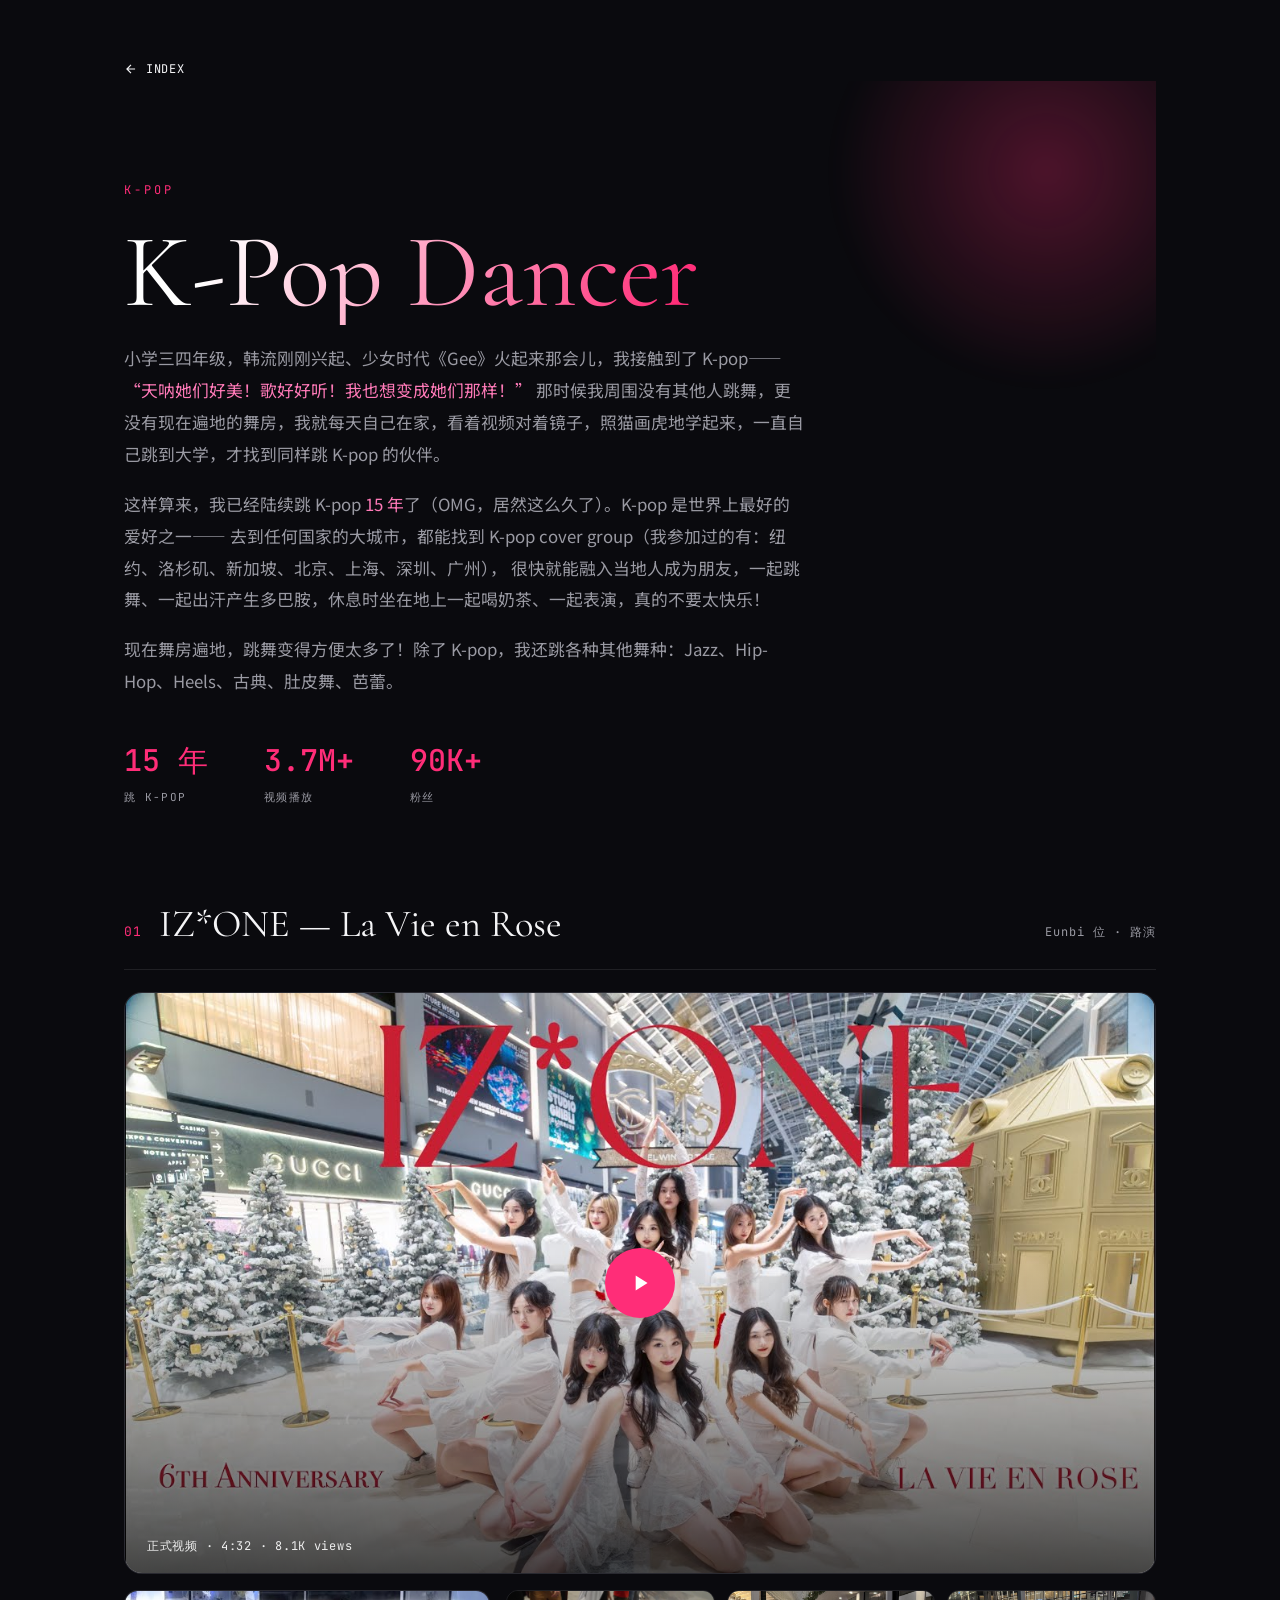
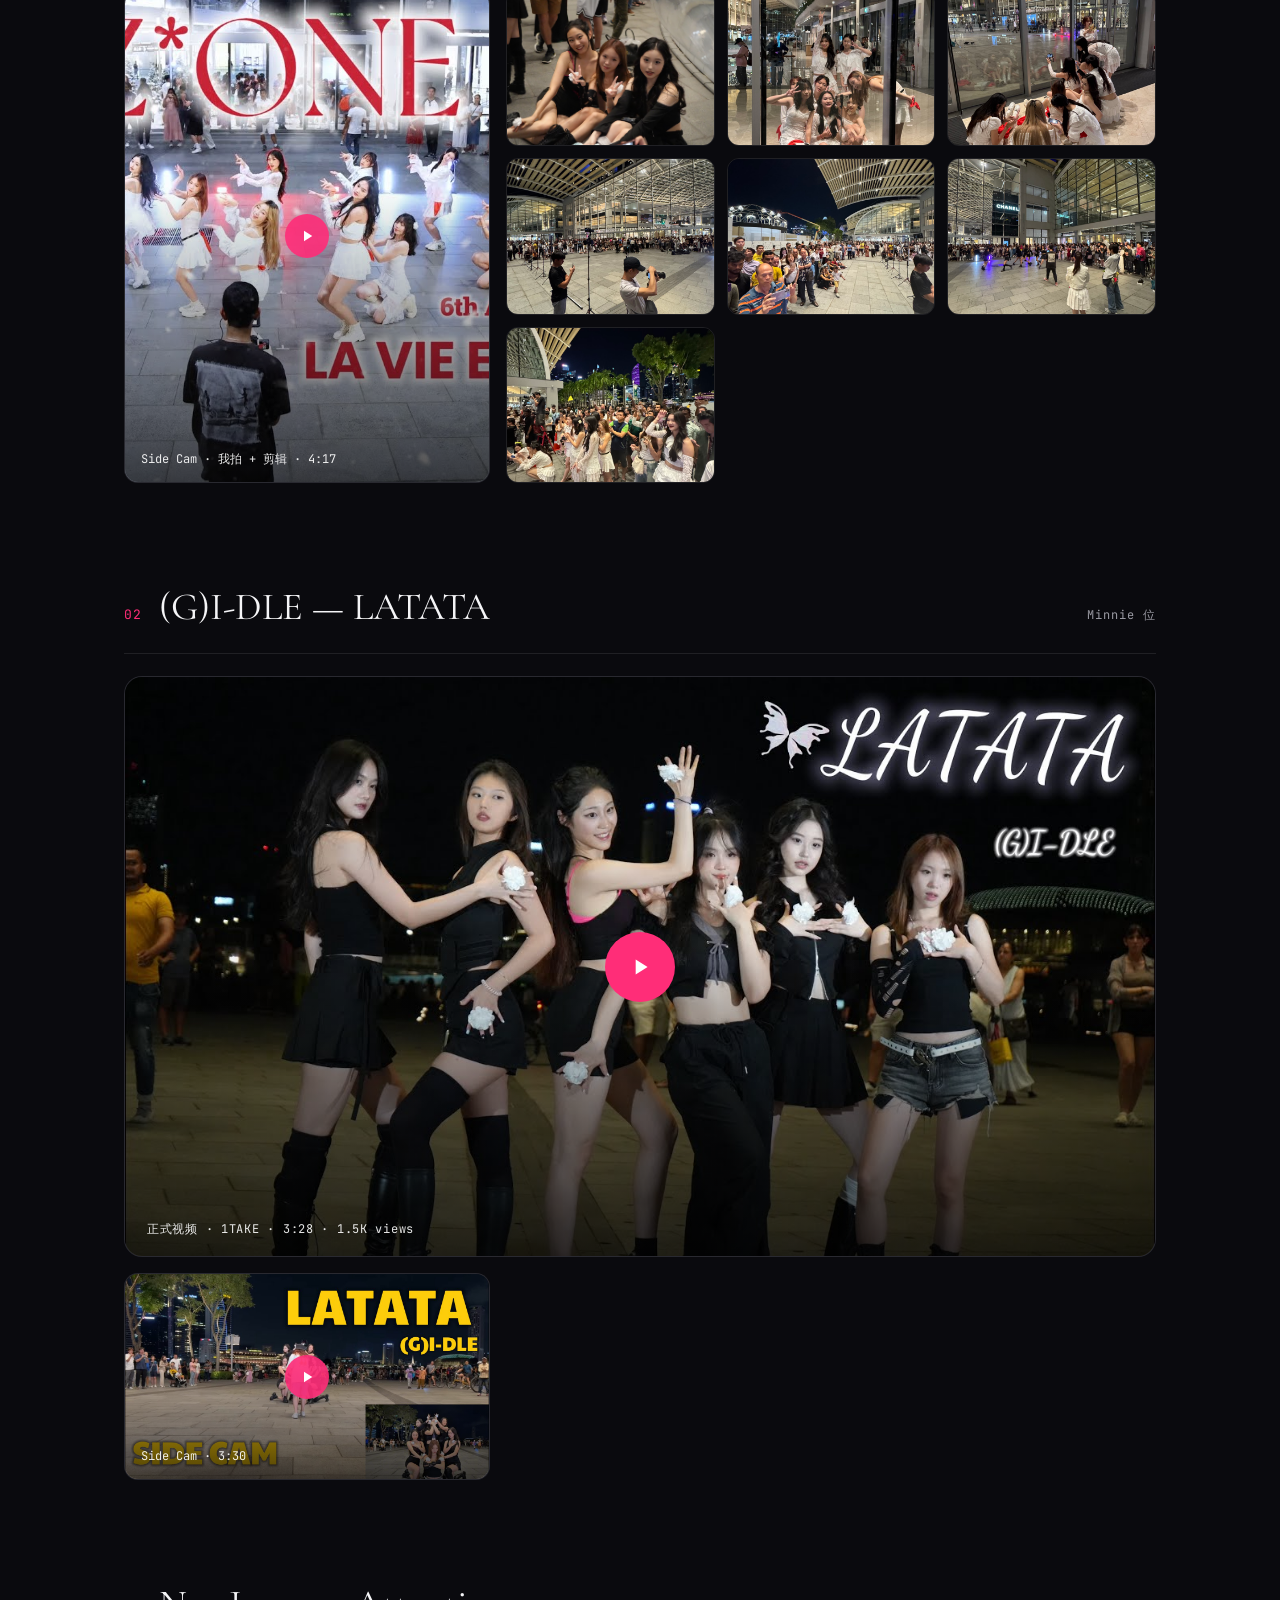
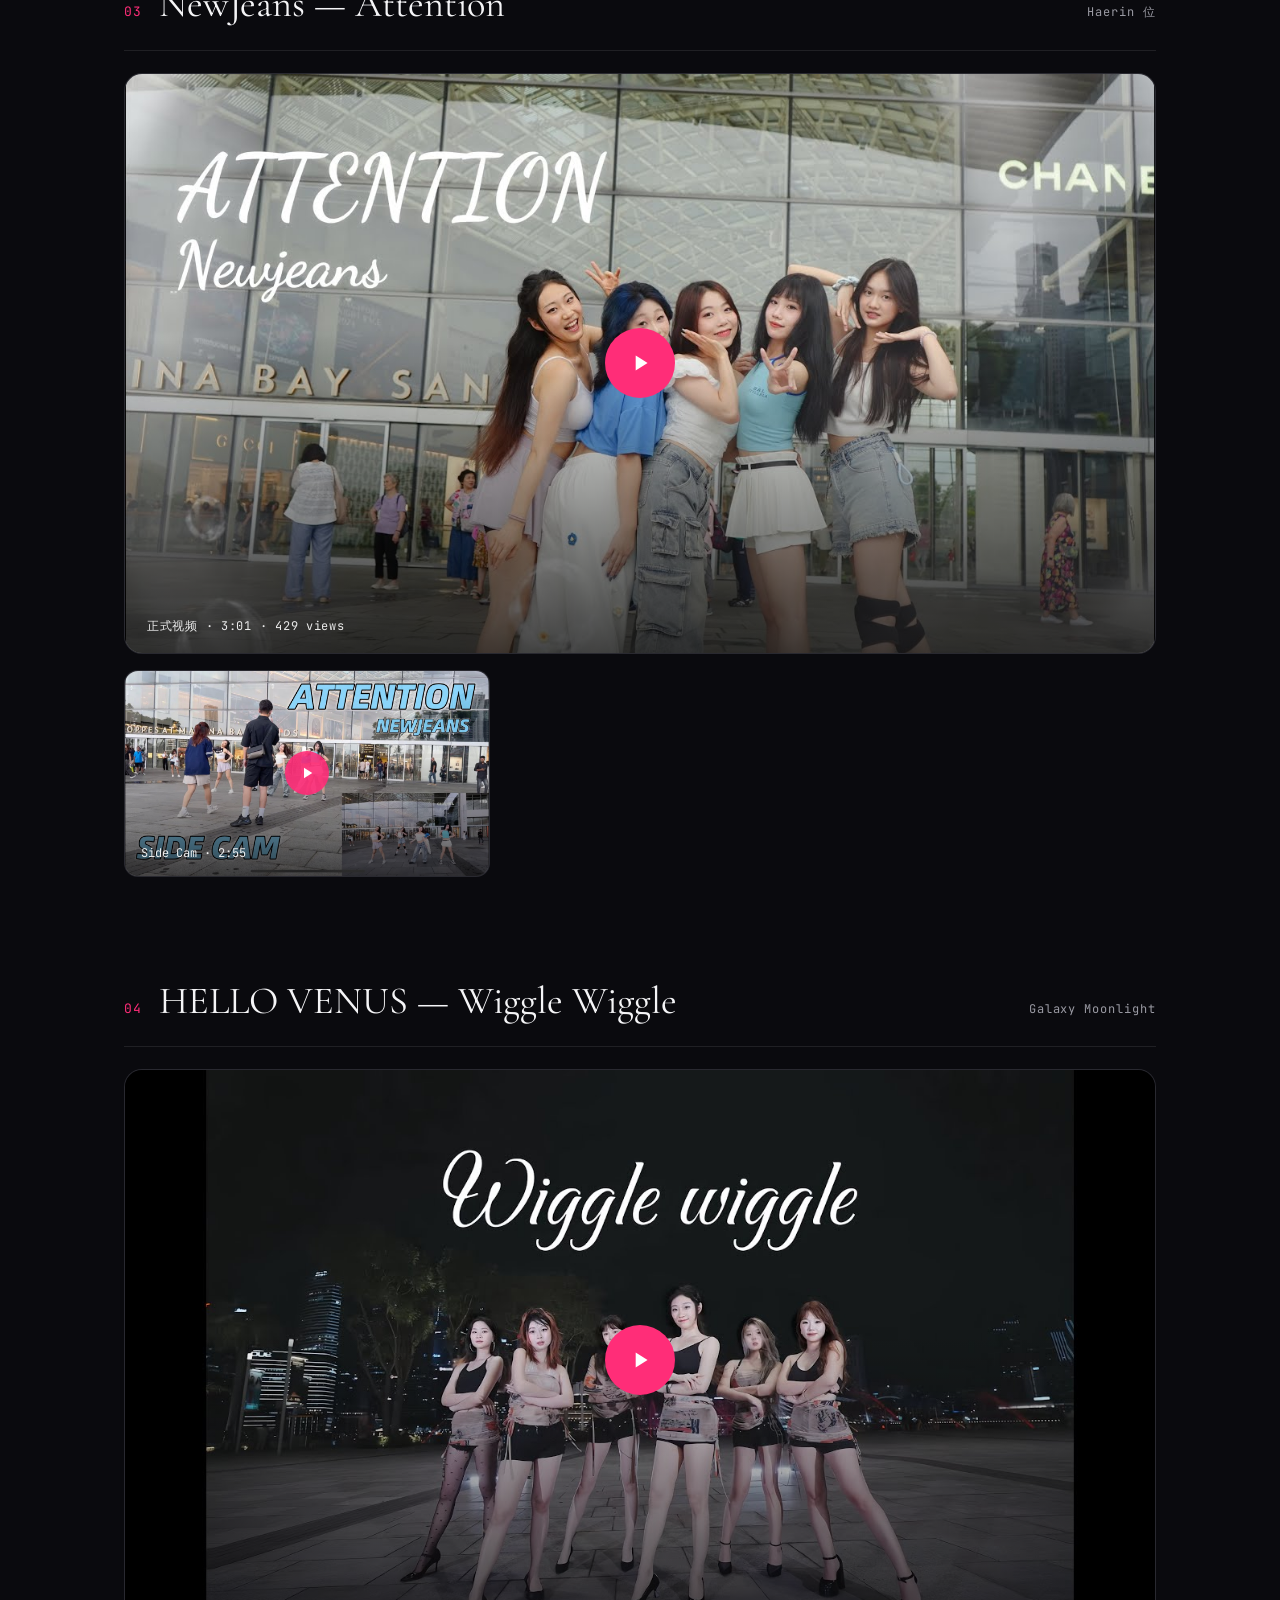
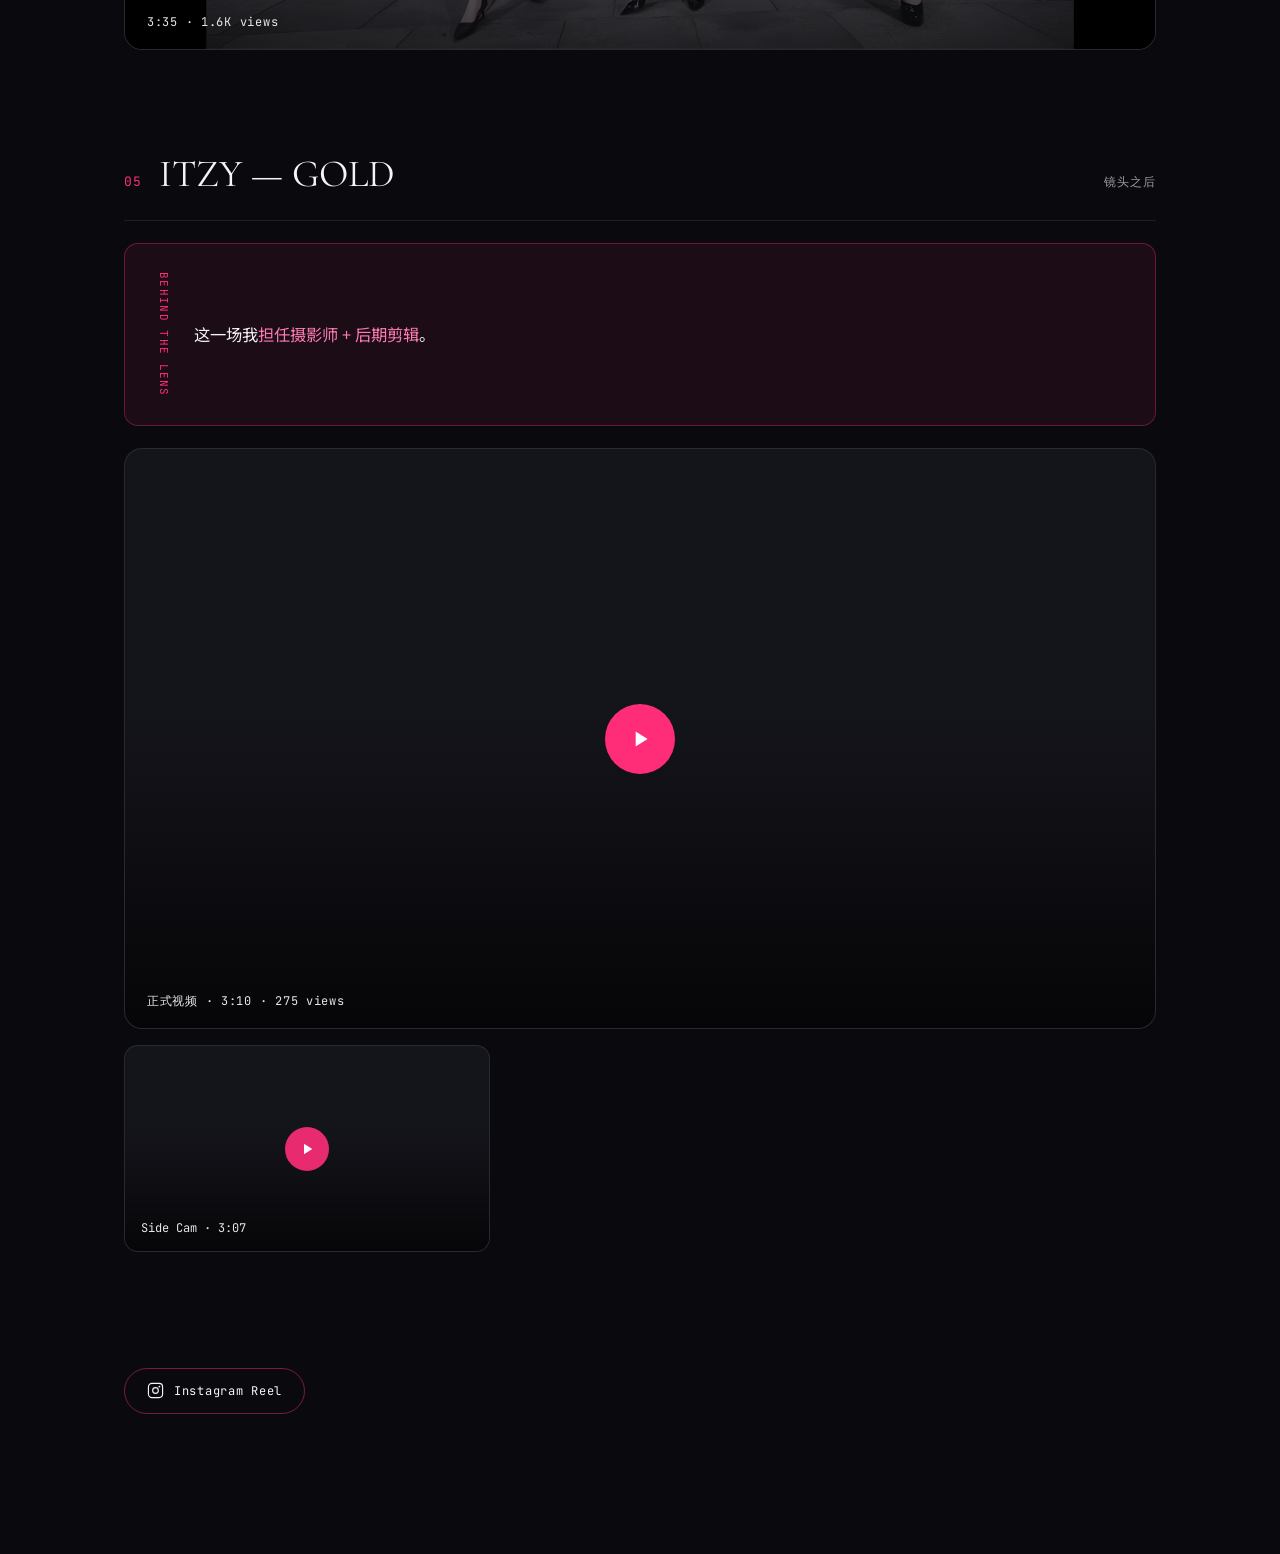
<file: project-kpop-dancer.html>
<!DOCTYPE html>
<html lang="zh-CN">
<head>
  <meta charset="UTF-8" />
  <meta name="viewport" content="width=device-width, initial-scale=1.0" />
  <title>K-Pop Dancer · Jess Dong</title>
  <meta name="description" content="Jess 的 K-pop 舞蹈——VERILUNE 舞团成员，跳舞 + 拍摄剪辑。" />

  <link rel="preconnect" href="https://fonts.googleapis.com">
  <link rel="preconnect" href="https://fonts.gstatic.com" crossorigin>
  <link href="https://fonts.googleapis.com/css2?family=Almarai:wght@300;400;700;800&family=Caveat:wght@400;500;600&family=Cormorant+Garamond:ital,wght@0,400;0,600;1,400&family=JetBrains+Mono:wght@300;400;500&family=Noto+Sans+SC:wght@300;400;500;700&family=Playfair+Display:ital@0;1&display=swap" rel="stylesheet">

  <link rel="stylesheet" href="css/style.css" />

  <style>
    /* ============ 黑粉撞色主题 ============ */
    :root {
      --kp-bg: #0a0a0e;
      --kp-card: #14141b;
      --kp-pink: #ff2d78;
      --kp-pink-soft: #ff7ab8;
      --kp-text: #f5f5f7;
      --kp-muted: #9a9aa3;
      --kp-border: rgba(255,255,255,0.09);
    }
    body.kpop-page {
      background: var(--kp-bg);
      color: var(--kp-text);
    }
    .kpop-page a { color: inherit; }

    .kpop-wrap {
      max-width: 1080px;
      margin: 0 auto;
      padding: 0 24px 140px;
    }

    /* Back */
    .kpop-back {
      display: inline-flex;
      align-items: center;
      gap: 8px;
      font-family: var(--font-mono);
      font-size: 12px;
      letter-spacing: 0.06em;
      text-transform: uppercase;
      color: var(--kp-muted);
      text-decoration: none;
      margin: 60px 0 0;
      transition: color 0.2s;
    }
    .kpop-back:hover { color: var(--kp-pink); }
    .kpop-back svg { width: 14px; height: 14px; }

    /* ============ HERO ============ */
    .kpop-hero {
      position: relative;
      padding: 100px 0 90px;
      overflow: hidden;
    }
    .kpop-hero::before {
      content: '';
      position: absolute;
      top: -140px; right: -120px;
      width: 460px; height: 460px;
      background: radial-gradient(circle, rgba(255,45,120,0.28), transparent 65%);
      filter: blur(10px);
      pointer-events: none;
    }
    .kpop-hero-kicker {
      font-family: var(--font-mono);
      font-size: 12px;
      letter-spacing: 3px;
      text-transform: uppercase;
      color: var(--kp-pink);
      margin-bottom: 20px;
    }
    .kpop-hero-title {
      font-family: var(--font-serif);
      font-size: clamp(3rem, 9vw, 6.5rem);
      font-weight: 400;
      line-height: 1.02;
      margin: 0 0 18px;
      background: linear-gradient(120deg, #fff 10%, var(--kp-pink) 55%, var(--kp-pink-soft));
      -webkit-background-clip: text;
      background-clip: text;
      -webkit-text-fill-color: transparent;
      color: transparent;
    }
    .kpop-hero-handle {
      font-family: var(--font-serif);
      font-size: 1.3rem;
      letter-spacing: 5px;
      color: var(--kp-pink-soft);
      margin: 0 0 28px;
    }
    .kpop-hero-intro {
      max-width: 680px;
      font-size: 1.05rem;
      line-height: 1.9;
      color: var(--kp-muted);
      margin: 0 0 18px;
    }
    .kpop-hero-intro:last-of-type {
      margin-bottom: 40px;
    }
    .kpop-hero-intro em {
      font-style: normal;
      color: var(--kp-pink-soft);
    }
    .kpop-hero-stats {
      display: flex;
      gap: 56px;
      flex-wrap: wrap;
    }
    .kpop-hero-stat {
      display: flex;
      flex-direction: column;
      gap: 6px;
    }
    .kpop-hero-stat b {
      font-family: var(--font-mono);
      font-size: 30px;
      font-weight: 500;
      color: var(--kp-pink);
    }
    .kpop-hero-stat span {
      font-family: var(--font-mono);
      font-size: 11px;
      letter-spacing: 0.12em;
      text-transform: uppercase;
      color: var(--kp-muted);
    }

    /* ============ 场次分组 ============ */
    .kpop-stage {
      margin-bottom: 96px;
    }
    .kpop-stage-head {
      display: flex;
      align-items: baseline;
      gap: 16px;
      flex-wrap: wrap;
      margin-bottom: 22px;
      padding-bottom: 16px;
      border-bottom: 1px solid var(--kp-border);
    }
    .kpop-stage-num {
      font-family: var(--font-mono);
      font-size: 13px;
      color: var(--kp-pink);
      letter-spacing: 0.1em;
    }
    .kpop-stage-title {
      font-family: var(--font-serif);
      font-size: clamp(1.6rem, 4vw, 2.4rem);
      font-weight: 400;
      margin: 0;
      color: var(--kp-text);
    }
    .kpop-stage-role {
      font-family: var(--font-mono);
      font-size: 12px;
      letter-spacing: 0.08em;
      color: var(--kp-muted);
      margin-left: auto;
    }

    /* 主视频大封面 */
    .kpop-stage-feature {
      position: relative;
      display: block;
      border-radius: 18px;
      overflow: hidden;
      border: 1px solid var(--kp-border);
      text-decoration: none;
      background: var(--kp-card);
    }
    .kpop-stage-feature img {
      width: 100%;
      aspect-ratio: 16 / 9;
      object-fit: cover;
      display: block;
      transition: transform 0.6s cubic-bezier(0.22,1,0.36,1);
    }
    .kpop-stage-feature:hover img { transform: scale(1.05); }
    .kpop-stage-feature::after {
      content: '';
      position: absolute;
      inset: 0;
      background: linear-gradient(to top, rgba(0,0,0,0.72) 0%, transparent 55%);
      pointer-events: none;
    }
    .kpop-play {
      position: absolute;
      top: 50%; left: 50%;
      transform: translate(-50%, -50%);
      width: 70px; height: 70px;
      border-radius: 50%;
      background: var(--kp-pink);
      display: flex; align-items: center; justify-content: center;
      box-shadow: 0 0 0 0 rgba(255,45,120,0.5);
      transition: transform 0.3s ease, box-shadow 0.3s ease;
      z-index: 2;
    }
    .kpop-stage-feature:hover .kpop-play {
      transform: translate(-50%, -50%) scale(1.08);
      box-shadow: 0 0 0 18px rgba(255,45,120,0);
    }
    .kpop-play svg { width: 26px; height: 26px; }
    .kpop-feature-meta {
      position: absolute;
      left: 22px; bottom: 18px;
      z-index: 2;
      font-family: var(--font-mono);
      font-size: 12px;
      letter-spacing: 0.06em;
      color: rgba(255,255,255,0.9);
    }

    /* 附加物料：side cam + 照片 */
    .kpop-stage-assets {
      display: grid;
      grid-template-columns: 0.9fr 1.6fr;
      gap: 16px;
      margin-top: 16px;
      align-items: stretch;
    }
    .kpop-stage-sidecam {
      position: relative;
      display: block;
      border-radius: 14px;
      overflow: hidden;
      border: 1px solid var(--kp-border);
      text-decoration: none;
      background: var(--kp-card);
    }
    .kpop-stage-sidecam img {
      width: 100%;
      height: 100%;
      aspect-ratio: 16 / 9;
      object-fit: cover;
      display: block;
      transition: transform 0.5s ease;
    }
    .kpop-stage-sidecam:hover img { transform: scale(1.06); }
    .kpop-stage-sidecam::after {
      content: '';
      position: absolute;
      inset: 0;
      background: linear-gradient(to top, rgba(0,0,0,0.7), transparent 60%);
    }
    .kpop-sidecam-label {
      position: absolute;
      left: 16px; bottom: 14px;
      z-index: 2;
      font-family: var(--font-mono);
      font-size: 12px;
      color: rgba(255,255,255,0.9);
    }
    .kpop-sidecam-play {
      position: absolute;
      top: 50%; left: 50%;
      transform: translate(-50%, -50%);
      width: 44px; height: 44px;
      border-radius: 50%;
      background: rgba(255,45,120,0.9);
      display: flex; align-items: center; justify-content: center;
      z-index: 2;
    }
    .kpop-sidecam-play svg { width: 18px; height: 18px; }

    .kpop-stage-photos {
      display: grid;
      grid-template-columns: repeat(3, 1fr);
      gap: 12px;
    }
    .kpop-stage-photos img {
      width: 100%;
      aspect-ratio: 4 / 3;
      object-fit: cover;
      border-radius: 12px;
      border: 1px solid var(--kp-border);
      transition: transform 0.35s ease, border-color 0.35s ease;
    }
    .kpop-stage-photos img:hover {
      transform: scale(1.04);
      border-color: var(--kp-pink);
    }

    /* ============ GOLD 场：镜头之后 ============ */
    .kpop-lens {
      display: flex;
      align-items: center;
      gap: 18px;
      padding: 22px 26px;
      border: 1px solid rgba(255,45,120,0.35);
      border-radius: 14px;
      background: rgba(255,45,120,0.07);
      margin-bottom: 22px;
    }
    .kpop-lens-badge {
      flex-shrink: 0;
      font-family: var(--font-mono);
      font-size: 11px;
      letter-spacing: 0.12em;
      text-transform: uppercase;
      color: var(--kp-pink);
      writing-mode: vertical-rl;
      padding: 6px 4px;
    }
    .kpop-lens-text {
      font-size: 1.02rem;
      line-height: 1.7;
      color: var(--kp-text);
      margin: 0;
    }
    .kpop-lens-text em {
      font-style: normal;
      color: var(--kp-pink-soft);
    }

    /* ============ Instagram ============ */
    .kpop-ig {
      display: inline-flex;
      align-items: center;
      gap: 10px;
      padding: 13px 22px;
      border: 1px solid rgba(255,45,120,0.45);
      border-radius: 100px;
      text-decoration: none;
      font-family: var(--font-mono);
      font-size: 12px;
      letter-spacing: 0.06em;
      color: var(--kp-pink-soft);
      transition: all 0.25s ease;
      margin-top: 20px;
    }
    .kpop-ig:hover {
      background: var(--kp-pink);
      color: #fff;
      border-color: var(--kp-pink);
    }
    .kpop-ig svg { width: 17px; height: 17px; }

    @media (max-width: 768px) {
      .kpop-stage-assets {
        grid-template-columns: 1fr;
      }
      .kpop-stage-photos {
        grid-template-columns: repeat(2, 1fr);
      }
      .kpop-hero-stats { gap: 32px; }
      .kpop-stage-role { margin-left: 0; }
    }
  </style>
</head>
<body class="kpop-page">

<div class="kpop-wrap">

  <!-- Back -->
  <a href="index.html" class="kpop-back">
    <svg viewBox="0 0 24 24" fill="none" stroke="currentColor" stroke-width="2"><path d="M19 12H5M12 19l-7-7 7-7"/></svg>
    Index
  </a>

  <!-- Hero -->
  <header class="kpop-hero">
    <p class="kpop-hero-kicker">K-Pop</p>
    <h1 class="kpop-hero-title">K-Pop Dancer</h1>
    <p class="kpop-hero-intro">
      小学三四年级，韩流刚刚兴起、少女时代《Gee》火起来那会儿，我接触到了 K-pop——
      <em>“天呐她们好美！歌好好听！我也想变成她们那样！”</em>
      那时候我周围没有其他人跳舞，更没有现在遍地的舞房，我就每天自己在家，看着视频对着镜子，照猫画虎地学起来，一直自己跳到大学，才找到同样跳 K-pop 的伙伴。
    </p>
    <p class="kpop-hero-intro">
      这样算来，我已经陆续跳 K-pop <em>15 年</em>了（OMG，居然这么久了）。K-pop 是世界上最好的爱好之一——
      去到任何国家的大城市，都能找到 K-pop cover group（我参加过的有：纽约、洛杉矶、新加坡、北京、上海、深圳、广州），
      很快就能融入当地人成为朋友，一起跳舞、一起出汗产生多巴胺，休息时坐在地上一起喝奶茶、一起表演，真的不要太快乐！
    </p>
    <p class="kpop-hero-intro">
      现在舞房遍地，跳舞变得方便太多了！除了 K-pop，我还跳各种其他舞种：Jazz、Hip-Hop、Heels、古典、肚皮舞、芭蕾。
    </p>
    <div class="kpop-hero-stats">
      <div class="kpop-hero-stat"><b>15 年</b><span>跳 K-pop</span></div>
      <div class="kpop-hero-stat"><b>3.7M+</b><span>视频播放</span></div>
      <div class="kpop-hero-stat"><b>90K+</b><span>粉丝</span></div>
    </div>
  </header>

  <!-- ============ 场次 01：La Vie en Rose ============ -->
  <section class="kpop-stage">
    <div class="kpop-stage-head">
      <span class="kpop-stage-num">01</span>
      <h2 class="kpop-stage-title">IZ*ONE — La Vie en Rose</h2>
      <span class="kpop-stage-role">Eunbi 位 · 路演</span>
    </div>

    <a class="kpop-stage-feature" href="https://youtu.be/rUCqbrDQY9E" target="_blank">
      <img src="assets/kpop-06.jpg" alt="La Vie en Rose 正式视频" loading="lazy" />
      <span class="kpop-play">
        <svg viewBox="0 0 24 24" fill="#fff"><path d="M8 5v14l11-7z"/></svg>
      </span>
      <span class="kpop-feature-meta">正式视频 · 4:32 · 8.1K views</span>
    </a>

    <div class="kpop-stage-assets">
      <a class="kpop-stage-sidecam" href="https://youtu.be/7TatKaDOQig" target="_blank">
        <img src="assets/kpop-07.jpg" alt="La Vie en Rose Side Cam" loading="lazy" />
        <span class="kpop-sidecam-play">
          <svg viewBox="0 0 24 24" fill="#fff"><path d="M8 5v14l11-7z"/></svg>
        </span>
        <span class="kpop-sidecam-label">Side Cam · 我拍 + 剪辑 · 4:17</span>
      </a>
      <div class="kpop-stage-photos">
        <img src="assets/roadshow-01.jpg" alt="路演现场" loading="lazy" />
        <img src="assets/roadshow-02.jpg" alt="路演现场" loading="lazy" />
        <img src="assets/roadshow-03.jpg" alt="路演现场" loading="lazy" />
        <img src="assets/roadshow-04.jpg" alt="路演现场" loading="lazy" />
        <img src="assets/roadshow-05.jpg" alt="路演现场" loading="lazy" />
        <img src="assets/roadshow-06.jpg" alt="路演现场" loading="lazy" />
        <img src="assets/roadshow-07.jpg" alt="路演现场" loading="lazy" />
      </div>
    </div>
  </section>

  <!-- ============ 场次 02：LATATA ============ -->
  <section class="kpop-stage">
    <div class="kpop-stage-head">
      <span class="kpop-stage-num">02</span>
      <h2 class="kpop-stage-title">(G)I-DLE — LATATA</h2>
      <span class="kpop-stage-role">Minnie 位</span>
    </div>

    <a class="kpop-stage-feature" href="https://youtu.be/4DDYtUF2iDk" target="_blank">
      <img src="assets/kpop-02.jpg" alt="LATATA 正式视频" loading="lazy" />
      <span class="kpop-play">
        <svg viewBox="0 0 24 24" fill="#fff"><path d="M8 5v14l11-7z"/></svg>
      </span>
      <span class="kpop-feature-meta">正式视频 · 1TAKE · 3:28 · 1.5K views</span>
    </a>

    <div class="kpop-stage-assets">
      <a class="kpop-stage-sidecam" href="https://youtu.be/_ULSX_pfybw" target="_blank">
        <img src="assets/kpop-04.jpg" alt="LATATA Side Cam" loading="lazy" />
        <span class="kpop-sidecam-play">
          <svg viewBox="0 0 24 24" fill="#fff"><path d="M8 5v14l11-7z"/></svg>
        </span>
        <span class="kpop-sidecam-label">Side Cam · 3:30</span>
      </a>
    </div>
  </section>

  <!-- ============ 场次 03：Attention ============ -->
  <section class="kpop-stage">
    <div class="kpop-stage-head">
      <span class="kpop-stage-num">03</span>
      <h2 class="kpop-stage-title">NewJeans — Attention</h2>
      <span class="kpop-stage-role">Haerin 位</span>
    </div>

    <a class="kpop-stage-feature" href="https://youtu.be/pilbu8rSZ4Q" target="_blank">
      <img src="assets/kpop-03.jpg" alt="Attention 正式视频" loading="lazy" />
      <span class="kpop-play">
        <svg viewBox="0 0 24 24" fill="#fff"><path d="M8 5v14l11-7z"/></svg>
      </span>
      <span class="kpop-feature-meta">正式视频 · 3:01 · 429 views</span>
    </a>

    <div class="kpop-stage-assets">
      <a class="kpop-stage-sidecam" href="https://youtu.be/C8Tck3o5UhY" target="_blank">
        <img src="assets/kpop-05.jpg" alt="Attention Side Cam" loading="lazy" />
        <span class="kpop-sidecam-play">
          <svg viewBox="0 0 24 24" fill="#fff"><path d="M8 5v14l11-7z"/></svg>
        </span>
        <span class="kpop-sidecam-label">Side Cam · 2:55</span>
      </a>
    </div>
  </section>

  <!-- ============ 场次 04：HELLO VENUS ============ -->
  <section class="kpop-stage">
    <div class="kpop-stage-head">
      <span class="kpop-stage-num">04</span>
      <h2 class="kpop-stage-title">HELLO VENUS — Wiggle Wiggle</h2>
      <span class="kpop-stage-role">Galaxy Moonlight</span>
    </div>

    <a class="kpop-stage-feature" href="https://youtu.be/LvgGoUFW2Kc" target="_blank">
      <img src="assets/kpop-01.jpg" alt="HELLO VENUS Wiggle Wiggle" loading="lazy" />
      <span class="kpop-play">
        <svg viewBox="0 0 24 24" fill="#fff"><path d="M8 5v14l11-7z"/></svg>
      </span>
      <span class="kpop-feature-meta">3:35 · 1.6K views</span>
    </a>
  </section>

  <!-- ============ 场次 05：GOLD（镜头之后） ============ -->
  <section class="kpop-stage">
    <div class="kpop-stage-head">
      <span class="kpop-stage-num">05</span>
      <h2 class="kpop-stage-title">ITZY — GOLD</h2>
      <span class="kpop-stage-role">镜头之后</span>
    </div>

    <div class="kpop-lens">
      <span class="kpop-lens-badge">Behind the Lens</span>
      <p class="kpop-lens-text">
        这一场我<em>担任摄影师 + 后期剪辑</em>。
      </p>
    </div>

    <a class="kpop-stage-feature" href="https://youtu.be/QYmqaHSICos" target="_blank">
      <img src="assets/kpop-08.jpg" alt="ITZY GOLD 正式视频" loading="lazy" />
      <span class="kpop-play">
        <svg viewBox="0 0 24 24" fill="#fff"><path d="M8 5v14l11-7z"/></svg>
      </span>
      <span class="kpop-feature-meta">正式视频 · 3:10 · 275 views</span>
    </a>

    <div class="kpop-stage-assets">
      <a class="kpop-stage-sidecam" href="https://youtu.be/orCS1WFhKug" target="_blank">
        <img src="assets/kpop-09.jpg" alt="ITZY GOLD Side Cam" loading="lazy" />
        <span class="kpop-sidecam-play">
          <svg viewBox="0 0 24 24" fill="#fff"><path d="M8 5v14l11-7z"/></svg>
        </span>
        <span class="kpop-sidecam-label">Side Cam · 3:07</span>
      </a>
    </div>
  </section>

  <!-- Instagram -->
  <a href="https://www.instagram.com/reel/C_uPFwVSaKr/" class="kpop-ig" target="_blank">
    <svg viewBox="0 0 24 24" fill="none" stroke="currentColor" stroke-width="1.6"><rect x="2" y="2" width="20" height="20" rx="5"/><circle cx="12" cy="12" r="4"/><circle cx="17.5" cy="6.5" r="1.3" fill="currentColor" stroke="none"/></svg>
    Instagram Reel
  </a>

</div>

<script src="js/main.js"></script>
</body>
</html>
</file>
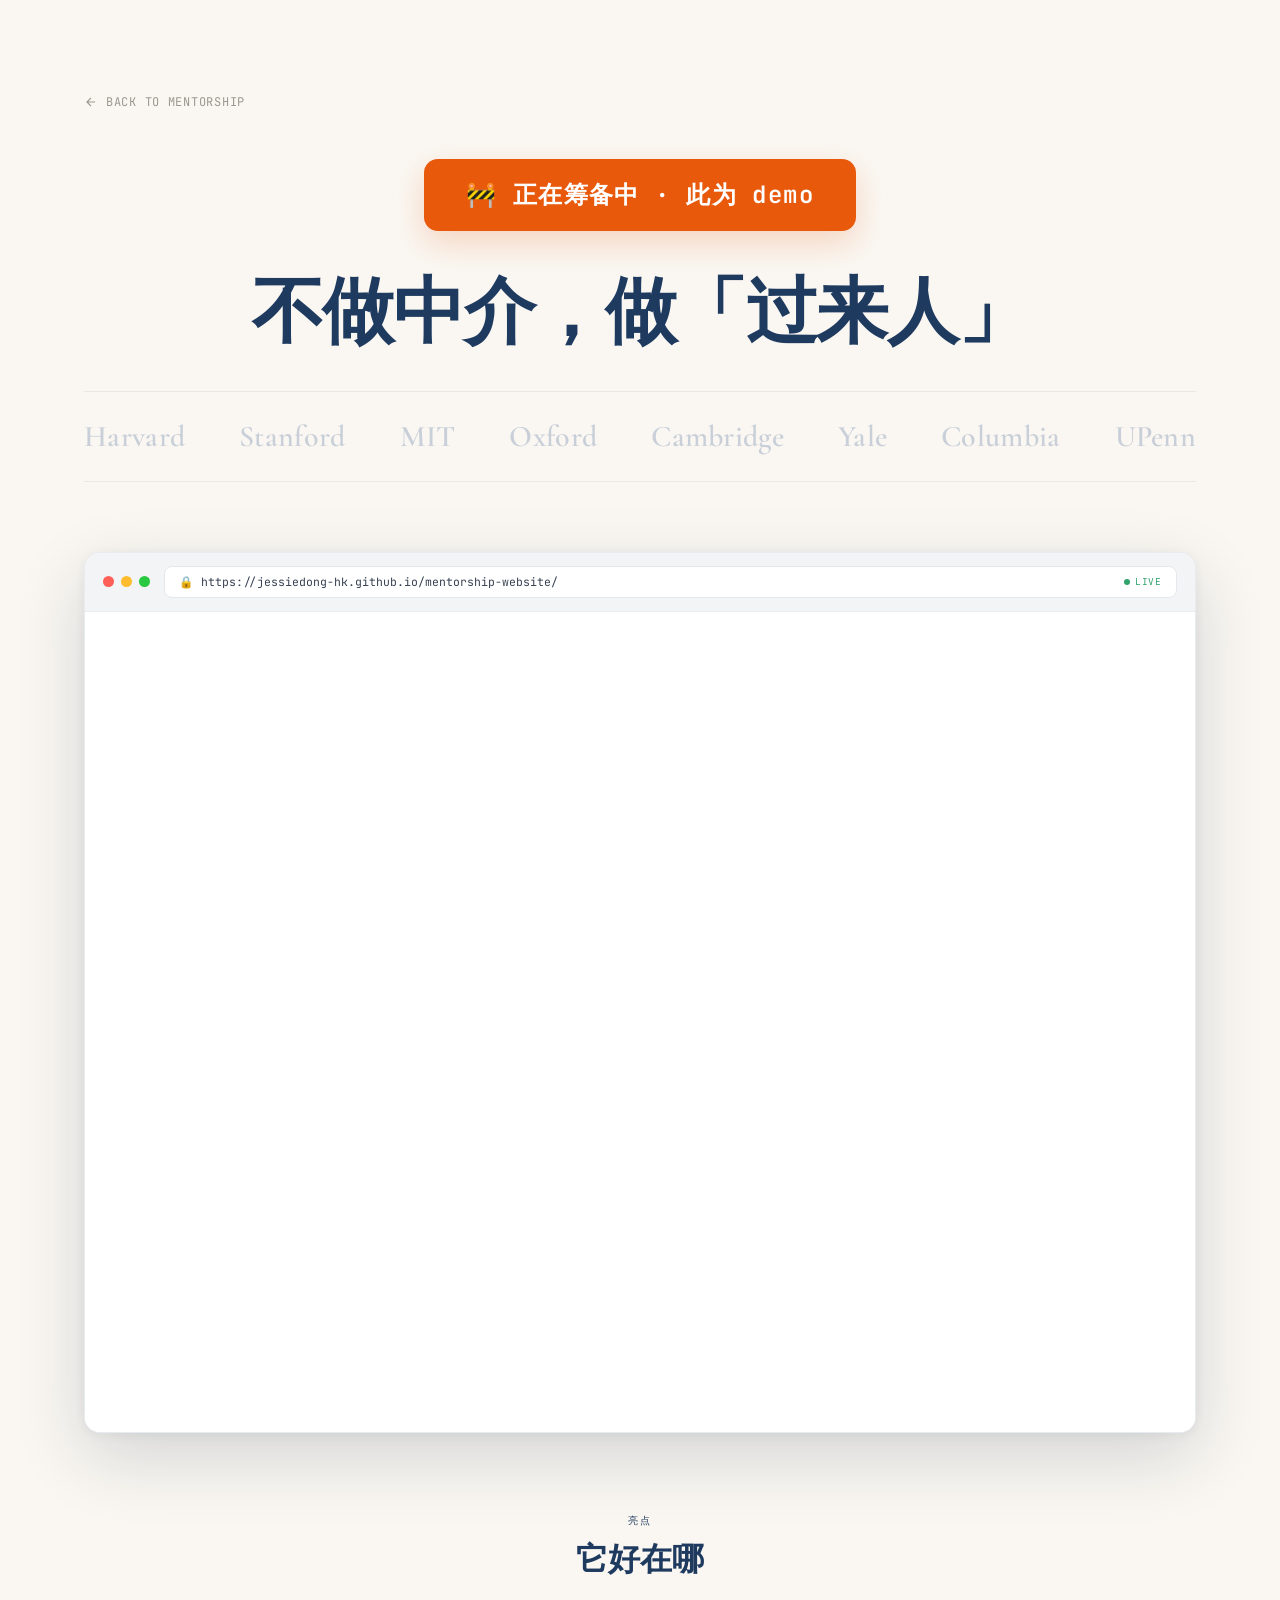
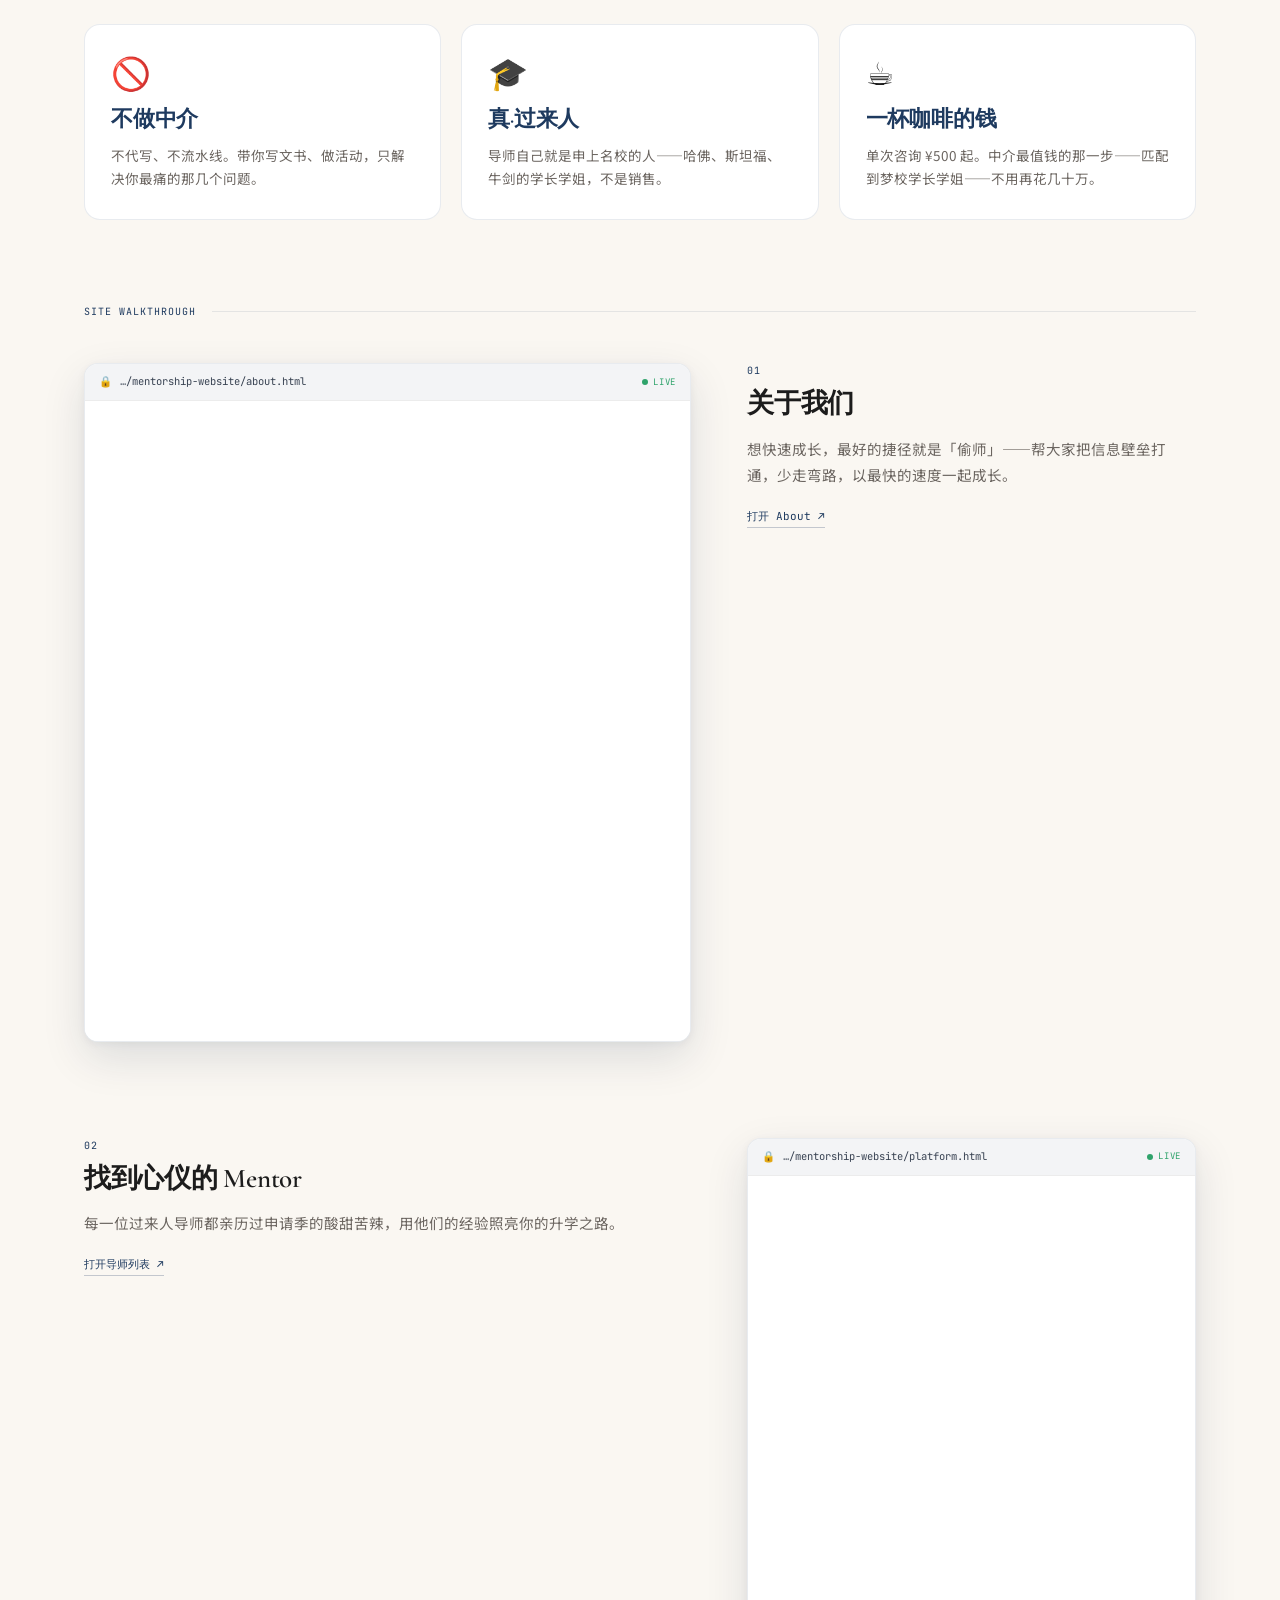
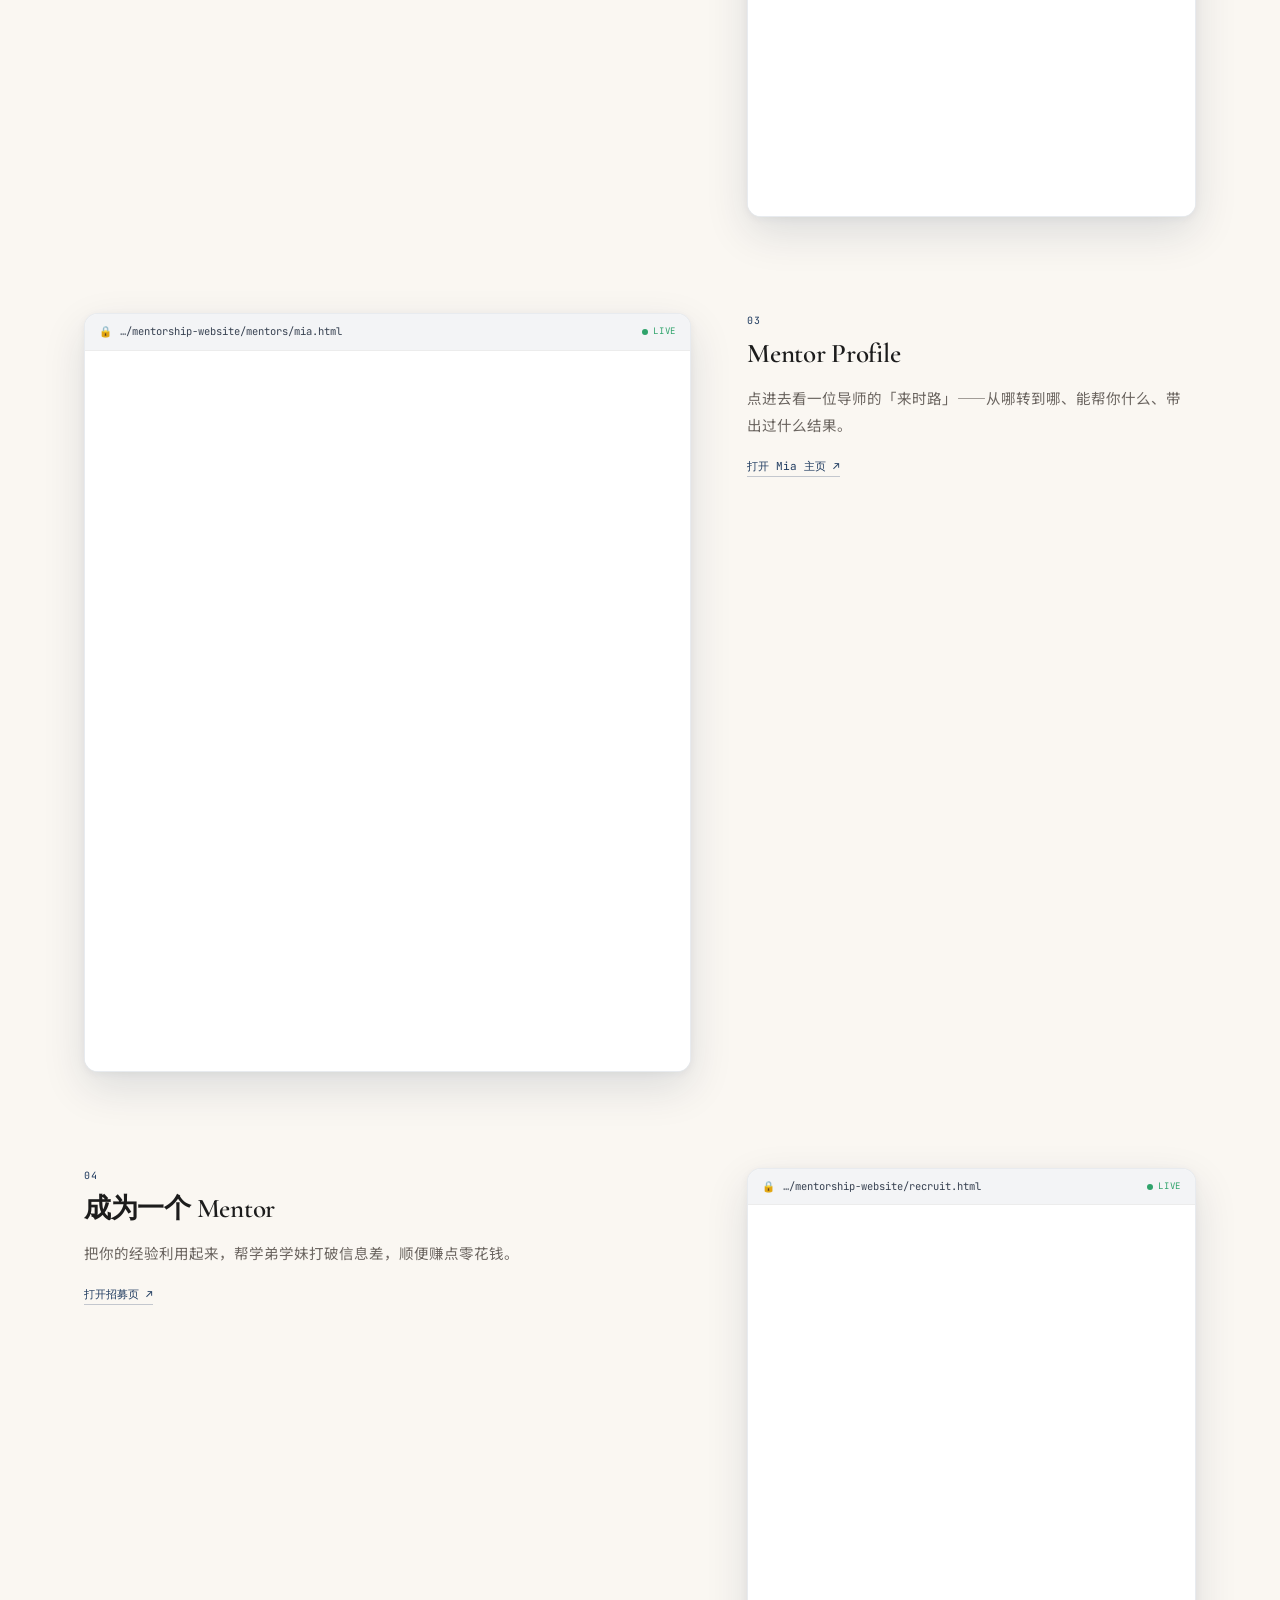
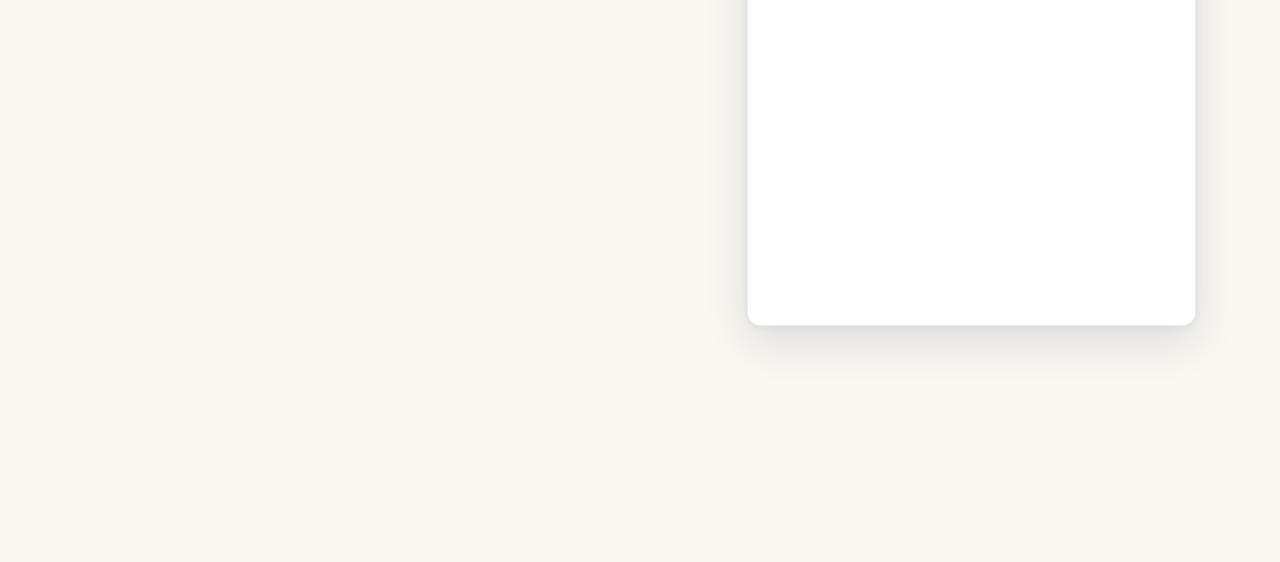
<file: project-mentorship-website.html>
<!DOCTYPE html>
<html lang="zh-CN">
<head>
  <meta charset="UTF-8" />
  <meta name="viewport" content="width=device-width, initial-scale=1.0" />
  <title>过来人Mentor · 品牌官网 · Jess Dong</title>
  <meta name="description" content="过来人Mentor 品牌官网 — 不做中介做过来人，连接顶尖名校学长学姐与申请者的朋辈升学平台" />

  <link rel="preconnect" href="https://fonts.googleapis.com">
  <link rel="preconnect" href="https://fonts.gstatic.com" crossorigin>
  <link href="https://fonts.googleapis.com/css2?family=Almarai:wght@300;400;700;800&family=Caveat:wght@400;500;600&family=Cormorant+Garamond:ital,wght@0,400;0,600;1,400&family=JetBrains+Mono:wght@300;400;500&family=Noto+Sans+SC:wght@300;400;500;700&family=Playfair+Display:ital@0;1&display=swap" rel="stylesheet">

  <link rel="stylesheet" href="css/style.css" />

  <style>
    .project-page { padding: 90px 0 140px; }
    .project-page .section-container { max-width: 1160px; }

    .project-back {
      display: inline-flex; align-items: center; gap: 8px;
      font-family: var(--font-mono); font-size: 12px; color: var(--text-muted);
      margin-bottom: 48px; transition: color 0.2s;
      text-transform: uppercase; letter-spacing: 0.06em; text-decoration: none;
    }
    .project-back:hover { color: var(--klein); }
    .project-back svg { width: 14px; height: 14px; }

    /* ===== Hero ===== */
    .hero { text-align: center; margin-bottom: 56px; }
    .demo-banner {
      display: inline-flex; align-items: center; gap: 12px;
      font-family: var(--font-mono); font-weight: 600;
      font-size: clamp(17px, 2.6vw, 24px); letter-spacing: 0.06em;
      color: #fff; background: #E8590C;
      padding: 18px 42px; border-radius: 14px;
      margin-bottom: 44px;
      box-shadow: 0 12px 32px rgba(232,89,12,0.22);
    }
    .hero h1 {
      font-family: var(--font-serif);
      font-size: clamp(40px, 7.5vw, 72px); font-weight: 600;
      line-height: 1.06; letter-spacing: -0.02em; color: var(--klein);
      margin: 0 0 20px;
    }
    .hero-sub {
      font-size: 16px; line-height: 1.85; color: var(--text-secondary);
      max-width: 640px; margin: 0 auto 0;
    }
    .hero-sub b { color: var(--klein); font-weight: 600; }

    /* marquee */
    .school-marquee { overflow: hidden; margin: 40px 0 0; padding: 22px 0; border-top: 1px solid rgba(30,58,95,0.08); border-bottom: 1px solid rgba(30,58,95,0.08); }
    .school-track { display: flex; gap: 54px; width: max-content; animation: mq 32s linear infinite; align-items: baseline; }
    .school-track span {
      font-family: var(--font-serif); font-size: 30px; font-weight: 600;
      color: #C9CFD8; white-space: nowrap; letter-spacing: 0.01em;
    }
    @keyframes mq { from { transform: translateX(0); } to { transform: translateX(-50%); } }

    /* stats */
    .stats { display: grid; grid-template-columns: repeat(4, 1fr); gap: 18px; margin: 44px 0 0; }
    .stat { text-align: center; padding: 26px 10px; }
    .stat .num {
      font-family: var(--font-serif); font-size: clamp(40px, 5vw, 54px); font-weight: 600;
      color: var(--klein); line-height: 1; letter-spacing: -0.02em;
    }
    .stat .num sup { font-size: 0.45em; vertical-align: super; }
    .stat .lbl { font-family: var(--font-mono); font-size: 10.5px; letter-spacing: 0.08em; text-transform: uppercase; color: var(--text-muted); margin-top: 10px; }

    /* ===== Live showcase ===== */
    .showcase { margin: 70px 0; }
    .showcase-head { text-align: center; margin-bottom: 26px; }
    .showcase-head .tag { font-family: var(--font-mono); font-size: 10px; letter-spacing: 0.16em; text-transform: uppercase; color: var(--klein); }
    .showcase-head h2 {
      font-family: var(--font-serif); font-size: clamp(24px, 4vw, 32px); font-weight: 600;
      color: var(--klein); margin: 8px 0 8px; letter-spacing: -0.01em;
    }
    .showcase-head p { color: var(--text-secondary); font-size: 14px; margin: 0; }
    .browser {
      border-radius: 16px; overflow: hidden;
      border: 1px solid rgba(30,58,95,0.1);
      box-shadow: 0 24px 70px rgba(10,37,64,0.16), 0 2px 12px rgba(10,37,64,0.06);
      background: #fff;
    }
    .browser-chrome {
      display: flex; align-items: center; gap: 14px;
      padding: 13px 18px; background: #F3F4F6; border-bottom: 1px solid #ECECEC;
    }
    .browser-dots { display: flex; gap: 7px; flex-shrink: 0; }
    .browser-dots span { width: 11px; height: 11px; border-radius: 50%; }
    .browser-dots .r { background: #FF5F57; } .browser-dots .y { background: #FEBC2E; } .browser-dots .g { background: #28C840; }
    .browser-url {
      flex: 1; display: flex; align-items: center; gap: 8px;
      background: #fff; border: 1px solid #E5E7EB; border-radius: 8px;
      padding: 6px 14px; font-family: var(--font-mono); font-size: 11.5px; color: #374151; min-width: 0;
    }
    .browser-url .lock { color: #9CA3AF; flex-shrink: 0; }
    .browser-url .path { overflow: hidden; text-overflow: ellipsis; white-space: nowrap; }
    .browser-url .live { margin-left: auto; flex-shrink: 0; color: #2FA36B; font-size: 9.5px; letter-spacing: 0.08em; display: inline-flex; align-items: center; gap: 5px; }
    .browser-url .live::before { content: ''; width: 6px; height: 6px; border-radius: 50%; background: #2FA36B; }
    .browser-stage { height: 820px; background: #fff; }
    .browser-stage iframe { width: 100%; height: 100%; border: 0; display: block; background: #fff; }

    /* ===== Highlights ===== */
    .highlights { margin: 80px 0 40px; }
    .hl-head { text-align: center; margin-bottom: 40px; }
    .hl-head .tag { font-family: var(--font-mono); font-size: 10px; letter-spacing: 0.16em; text-transform: uppercase; color: var(--klein); }
    .hl-head h2 { font-family: var(--font-serif); font-size: clamp(24px, 4vw, 32px); font-weight: 600; color: var(--klein); margin: 8px 0 0; }
    .hl-grid { display: grid; grid-template-columns: repeat(3, 1fr); gap: 20px; }
    .hl-card {
      border-radius: 16px; padding: 30px 26px;
      border: 1px solid rgba(30,58,95,0.1); background: var(--bg-card);
      transition: transform 0.22s, box-shadow 0.22s;
    }
    .hl-card:hover { transform: translateY(-6px); box-shadow: 0 18px 40px rgba(10,37,64,0.1); }
    .hl-card .ico { font-size: 32px; line-height: 1; }
    .hl-card h3 { font-family: var(--font-serif); font-size: 22px; font-weight: 600; color: var(--klein); margin: 16px 0 8px; letter-spacing: -0.01em; }
    .hl-card p { font-size: 13.5px; line-height: 1.7; color: var(--text-secondary); margin: 0; }

    /* ===== Walkthrough: alternating real pages ===== */
    .section-label-row {
      display: flex; align-items: center; gap: 16px; margin: 84px 0 44px;
    }
    .section-label-row span {
      font-family: var(--font-mono); font-size: 10px; text-transform: uppercase;
      letter-spacing: 0.1em; color: var(--klein); white-space: nowrap;
    }
    .section-label-row::after { content: ''; flex: 1; height: 1px; background: rgba(30,58,95,0.1); }

    .feature-row {
      display: grid; grid-template-columns: 1.15fr 0.85fr; gap: 56px; align-items: flex-start;
      margin-bottom: 96px;
    }
    .feature-row.reverse .feature-media { order: 2; }
    .feature-row.reverse .feature-text { order: 1; }

    .feature-label {
      font-family: var(--font-mono); font-size: 10px; text-transform: uppercase;
      letter-spacing: 0.1em; color: var(--klein); margin-bottom: 8px;
    }
    .feature-title {
      font-family: var(--font-serif); font-size: clamp(21px, 3vw, 27px);
      font-weight: 600; margin-bottom: 14px; letter-spacing: -0.01em; line-height: 1.3;
    }
    .feature-desc {
      font-size: 14.5px; line-height: 1.85; color: var(--text-secondary); margin-bottom: 12px;
    }
    .feature-bullets {
      list-style: none; padding: 0; display: flex; flex-direction: column; gap: 9px;
      margin-bottom: 16px;
    }
    .feature-bullets li {
      font-size: 14px; color: var(--text-secondary); line-height: 1.6;
      padding-left: 16px; position: relative;
    }
    .feature-bullets li::before {
      content: ''; position: absolute; left: 0; top: 9px;
      width: 5px; height: 5px; border-radius: 50%; background: var(--klein); opacity: 0.4;
    }
    .open-page {
      display: inline-flex; align-items: center; gap: 7px;
      font-family: var(--font-mono); font-size: 11px; color: var(--klein);
      text-decoration: none; border-bottom: 1px solid rgba(30,58,95,0.25); padding-bottom: 2px;
    }
    .open-page:hover { border-color: var(--klein); }

    .mini-browser {
      border-radius: 14px; overflow: hidden;
      border: 1px solid rgba(30,58,95,0.1);
      box-shadow: 0 16px 44px rgba(10,37,64,0.12), 0 2px 8px rgba(10,37,64,0.05);
      background: #fff;
    }
    .mb-bar {
      display: flex; align-items: center; gap: 8px;
      padding: 10px 14px; background: #F3F4F6; border-bottom: 1px solid #ECECEC;
      font-family: var(--font-mono); font-size: 10.5px; color: #6B7280;
    }
    .mb-bar .lock { flex-shrink: 0; }
    .mb-bar .path { flex: 1; overflow: hidden; text-overflow: ellipsis; white-space: nowrap; color: #374151; }
    .mb-bar .live {
      flex-shrink: 0; color: #2FA36B; font-size: 9px; letter-spacing: 0.08em;
      display: inline-flex; align-items: center; gap: 5px;
    }
    .mb-bar .live::before { content: ''; width: 6px; height: 6px; border-radius: 50%; background: #2FA36B; }
    .mb-stage { height: 640px; background: #fff; }
    .mb-stage iframe { width: 100%; height: 100%; border: 0; display: block; background: #fff; }
    .mb-stage.tall { height: 720px; }

    @media (max-width: 768px) {
      .stats { grid-template-columns: repeat(2, 1fr); }
      .hl-grid { grid-template-columns: 1fr; }
      .browser-stage { height: 540px; }
      .school-track span { font-size: 22px; }
      .feature-row { grid-template-columns: 1fr; gap: 28px; }
      .feature-row.reverse .feature-media { order: 1; }
      .feature-row.reverse .feature-text { order: 2; }
      .mb-stage { height: 480px; }
      .mb-stage.tall { height: 520px; }
    }
  </style>
</head>
<body style="background:var(--bg);">

<section class="project-page">
  <div class="section-container">

    <a href="index.html#mentorship" class="project-back">
      <svg viewBox="0 0 24 24" fill="none" stroke="currentColor" stroke-width="2"><path d="M19 12H5M12 19l-7-7 7-7"/></svg>
      Back to Mentorship
    </a>

    <!-- Hero -->
    <div class="hero">
      <div class="demo-banner">🚧 正在筹备中 · 此为 demo</div>
      <h1>不做中介，做「过来人」</h1>

      <div class="school-marquee">
        <div class="school-track">
          <span>Harvard</span><span>Stanford</span><span>MIT</span><span>Oxford</span><span>Cambridge</span><span>Yale</span><span>Columbia</span><span>UPenn</span><span>Cornell</span><span>Princeton</span><span>UChicago</span><span>UC Berkeley</span><span>UCLA</span><span>NYU</span>
          <span>Harvard</span><span>Stanford</span><span>MIT</span><span>Oxford</span><span>Cambridge</span><span>Yale</span><span>Columbia</span><span>UPenn</span><span>Cornell</span><span>Princeton</span><span>UChicago</span><span>UC Berkeley</span><span>UCLA</span><span>NYU</span>
        </div>
      </div>

    </div>

    <!-- Live showcase -->
    <div class="showcase">
      <div class="browser">
        <div class="browser-chrome">
          <div class="browser-dots"><span class="r"></span><span class="y"></span><span class="g"></span></div>
          <div class="browser-url">
            <span class="lock">🔒</span>
            <span class="path">https://jessiedong-hk.github.io/mentorship-website/</span>
            <span class="live">LIVE</span>
          </div>
        </div>
        <div class="browser-stage">
          <iframe src="https://jessiedong-hk.github.io/mentorship-website/" title="过来人Mentor 品牌官网" loading="lazy" referrerpolicy="no-referrer"></iframe>
        </div>
      </div>
    </div>

    <!-- Highlights -->
    <div class="highlights">
      <div class="hl-head">
        <div class="tag">亮点</div>
        <h2>它好在哪</h2>
      </div>
      <div class="hl-grid">
        <div class="hl-card">
          <div class="ico">🚫</div>
          <h3>不做中介</h3>
          <p>不代写、不流水线。带你写文书、做活动，只解决你最痛的那几个问题。</p>
        </div>
        <div class="hl-card">
          <div class="ico">🎓</div>
          <h3>真·过来人</h3>
          <p>导师自己就是申上名校的人——哈佛、斯坦福、牛剑的学长学姐，不是销售。</p>
        </div>
        <div class="hl-card">
          <div class="ico">☕️</div>
          <h3>一杯咖啡的钱</h3>
          <p>单次咨询 ¥500 起。中介最值钱的那一步——匹配到梦校学长学姐——不用再花几十万。</p>
        </div>
      </div>
    </div>

    <!-- Walkthrough: the other key pages -->
    <div class="section-label-row"><span>Site Walkthrough</span></div>

    <!-- About Us -->
    <div class="feature-row">
      <div class="feature-media">
        <div class="mini-browser">
          <div class="mb-bar">
            <span class="lock">🔒</span>
            <span class="path">…/mentorship-website/about.html</span>
            <span class="live">LIVE</span>
          </div>
          <div class="mb-stage">
            <iframe src="https://jessiedong-hk.github.io/mentorship-website/about.html" title="About Us" loading="lazy" referrerpolicy="no-referrer"></iframe>
          </div>
        </div>
      </div>
      <div class="feature-text">
        <div class="feature-label">01</div>
        <div class="feature-title">关于我们</div>
        <p class="feature-desc">
          想快速成长，最好的捷径就是「偷师」——帮大家把信息壁垒打通，少走弯路，以最快的速度一起成长。
        </p>
        <a class="open-page" href="https://jessiedong-hk.github.io/mentorship-website/about.html" target="_blank" rel="noopener">打开 About ↗</a>
      </div>
    </div>

    <!-- Mentor List -->
    <div class="feature-row reverse">
      <div class="feature-media">
        <div class="mini-browser">
          <div class="mb-bar">
            <span class="lock">🔒</span>
            <span class="path">…/mentorship-website/platform.html</span>
            <span class="live">LIVE</span>
          </div>
          <div class="mb-stage">
            <iframe src="https://jessiedong-hk.github.io/mentorship-website/platform.html" title="Our Mentors" loading="lazy" referrerpolicy="no-referrer"></iframe>
          </div>
        </div>
      </div>
      <div class="feature-text">
        <div class="feature-label">02</div>
        <div class="feature-title">找到心仪的 Mentor</div>
        <p class="feature-desc">
          每一位过来人导师都亲历过申请季的酸甜苦辣，用他们的经验照亮你的升学之路。
        </p>
        <a class="open-page" href="https://jessiedong-hk.github.io/mentorship-website/platform.html" target="_blank" rel="noopener">打开导师列表 ↗</a>
      </div>
    </div>

    <!-- Mentor Profile -->
    <div class="feature-row">
      <div class="feature-media">
        <div class="mini-browser">
          <div class="mb-bar">
            <span class="lock">🔒</span>
            <span class="path">…/mentorship-website/mentors/mia.html</span>
            <span class="live">LIVE</span>
          </div>
          <div class="mb-stage tall">
            <iframe src="https://jessiedong-hk.github.io/mentorship-website/mentors/mia.html" title="Mentor Profile · Mia" loading="lazy" referrerpolicy="no-referrer"></iframe>
          </div>
        </div>
      </div>
      <div class="feature-text">
        <div class="feature-label">03</div>
        <div class="feature-title">Mentor Profile</div>
        <p class="feature-desc">
          点进去看一位导师的「来时路」——从哪转到哪、能帮你什么、带出过什么结果。
        </p>
        <a class="open-page" href="https://jessiedong-hk.github.io/mentorship-website/mentors/mia.html" target="_blank" rel="noopener">打开 Mia 主页 ↗</a>
      </div>
    </div>

    <!-- Become a Mentor -->
    <div class="feature-row reverse">
      <div class="feature-media">
        <div class="mini-browser">
          <div class="mb-bar">
            <span class="lock">🔒</span>
            <span class="path">…/mentorship-website/recruit.html</span>
            <span class="live">LIVE</span>
          </div>
          <div class="mb-stage tall">
            <iframe src="https://jessiedong-hk.github.io/mentorship-website/recruit.html" title="Become a Mentor" loading="lazy" referrerpolicy="no-referrer"></iframe>
          </div>
        </div>
      </div>
      <div class="feature-text">
        <div class="feature-label">04</div>
        <div class="feature-title">成为一个 Mentor</div>
        <p class="feature-desc">
          把你的经验利用起来，帮学弟学妹打破信息差，顺便赚点零花钱。
        </p>
        <a class="open-page" href="https://jessiedong-hk.github.io/mentorship-website/recruit.html" target="_blank" rel="noopener">打开招募页 ↗</a>
      </div>
    </div>

  </div>
</section>

</body>
</html>
</file>
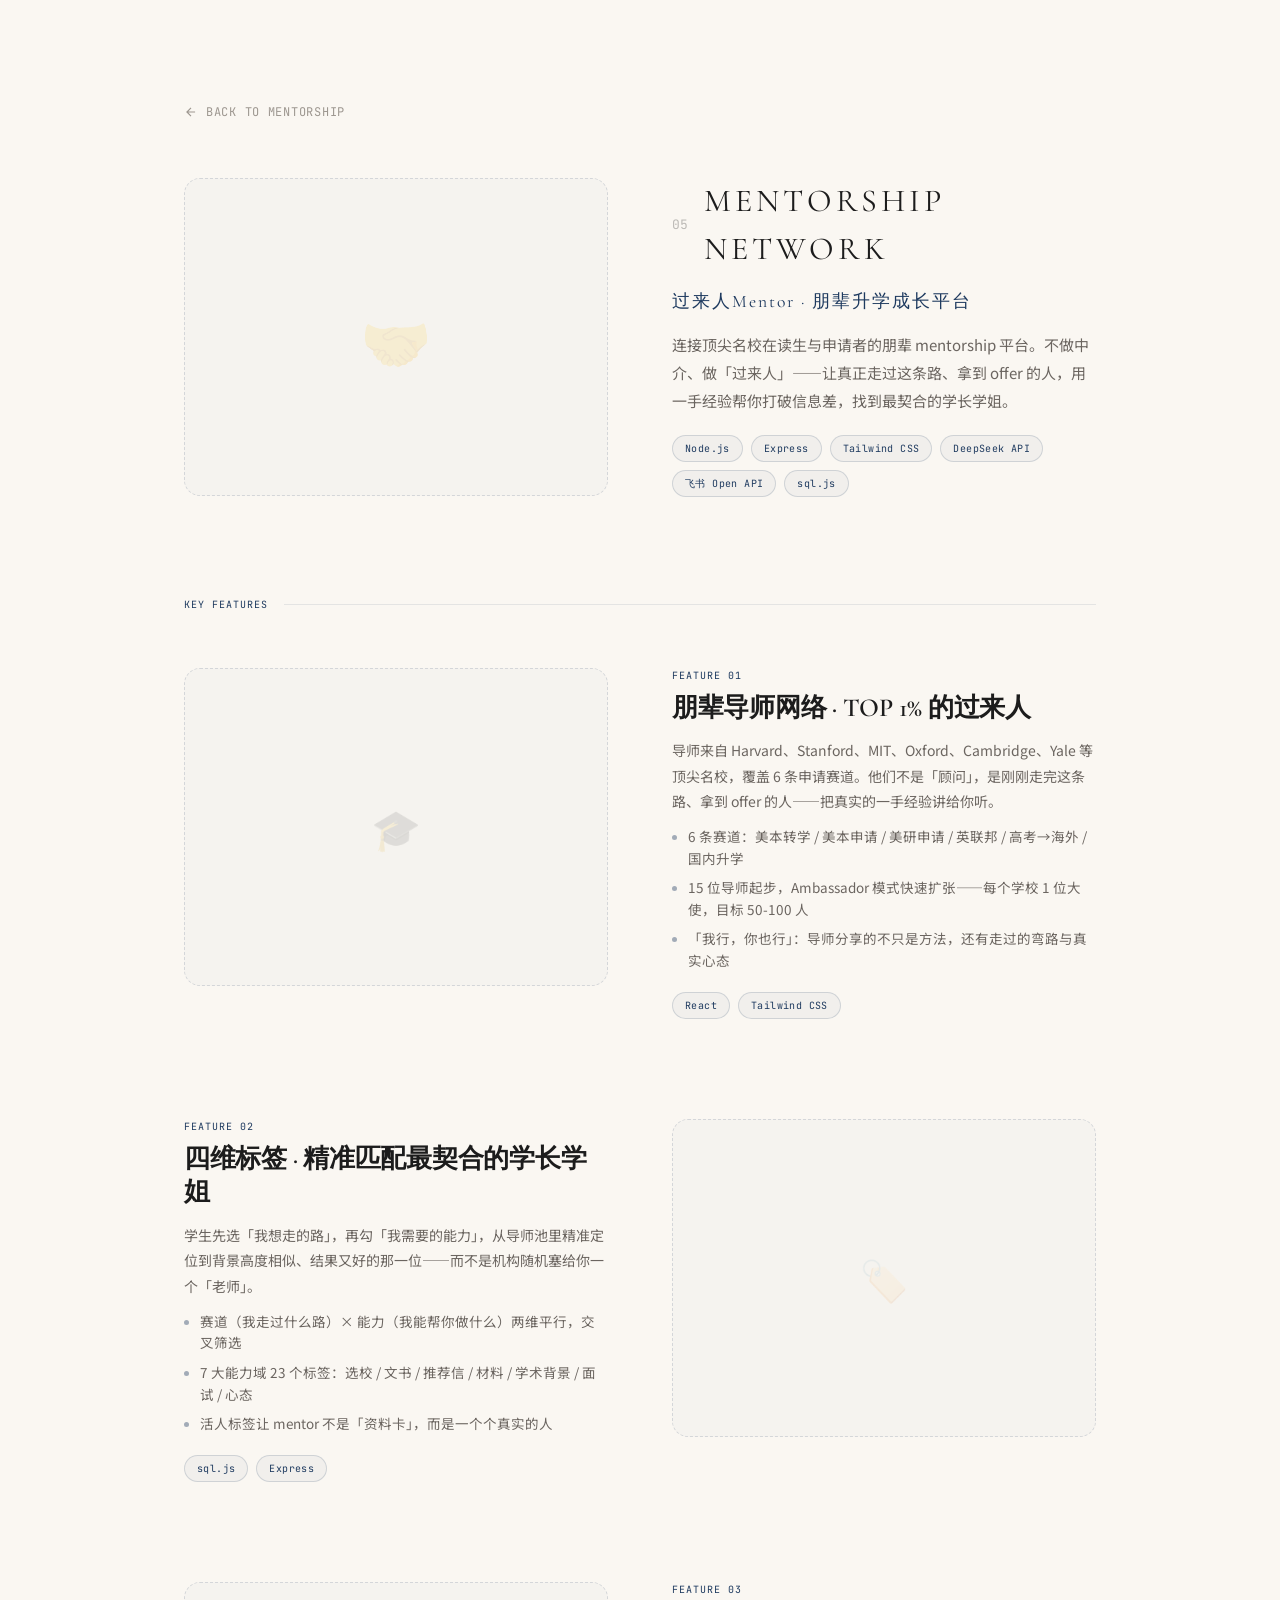
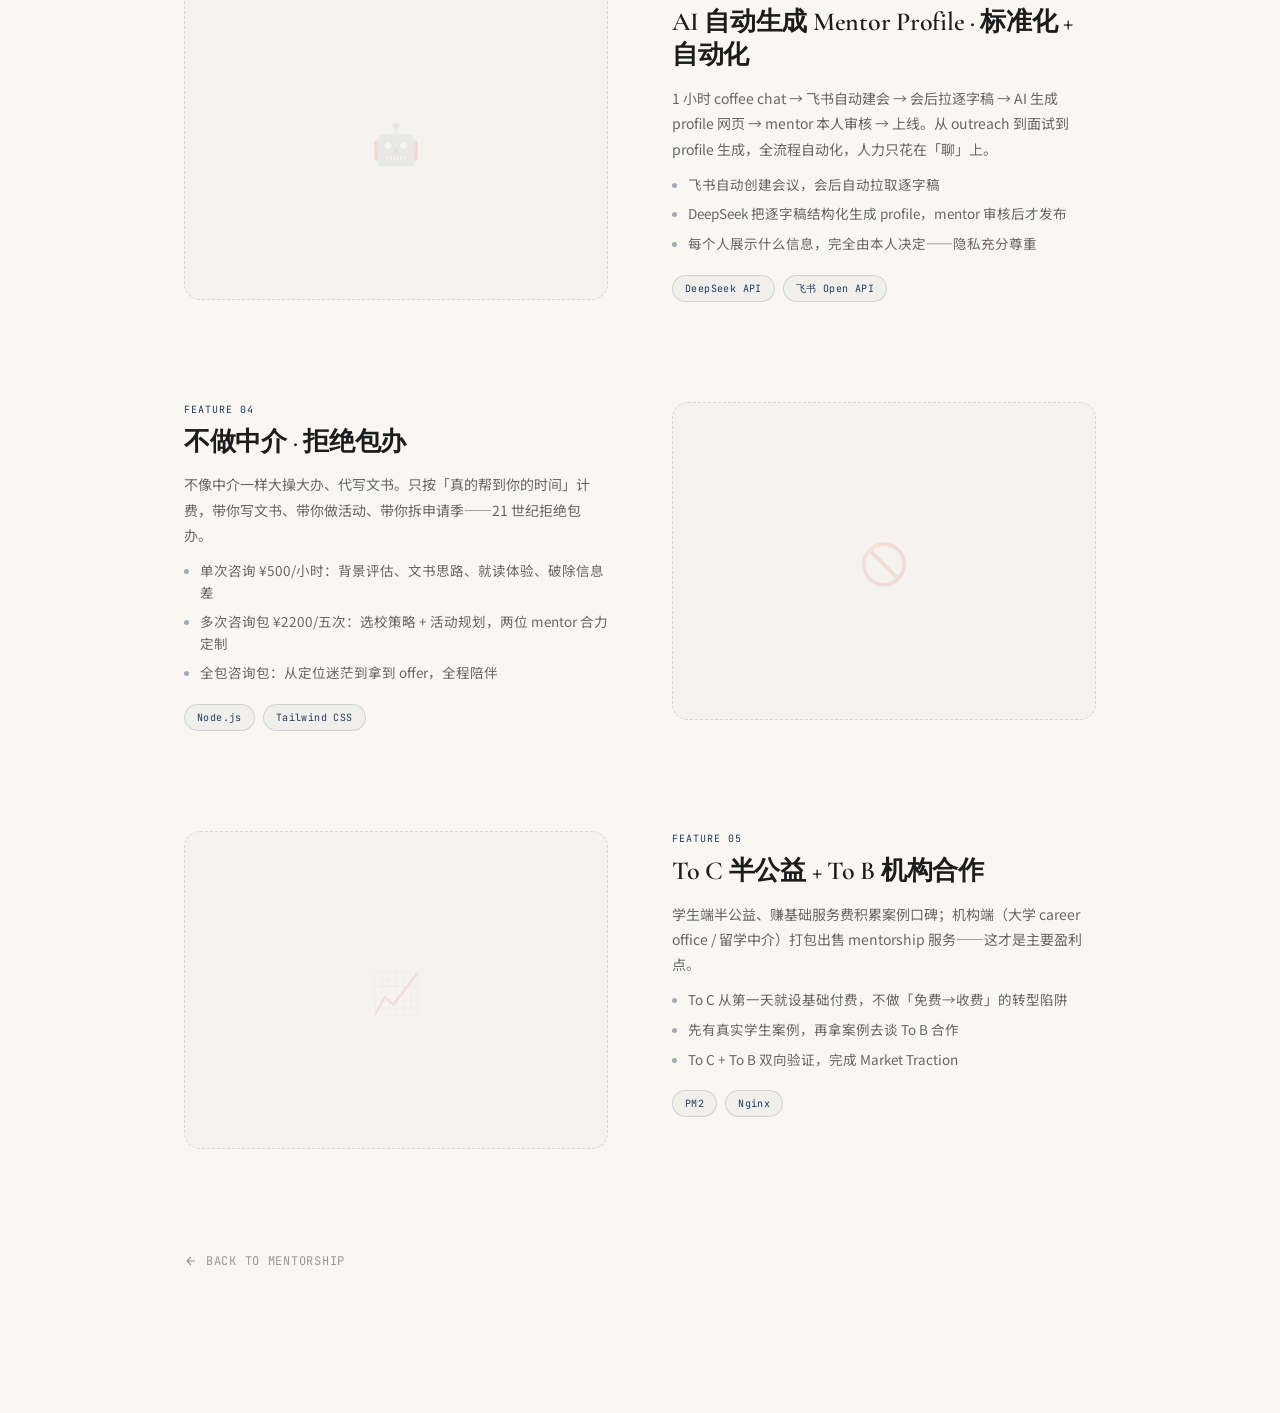
<file: project-mentorship.html>
<!DOCTYPE html>
<html lang="zh-CN">
<head>
  <meta charset="UTF-8" />
  <meta name="viewport" content="width=device-width, initial-scale=1.0" />
  <title>过来人 Mentorship 平台 · Jess Dong</title>
  <meta name="description" content="过来人Mentor — 连接顶尖名校在读生与申请者的朋辈 mentorship 平台，不做中介做过来人" />

  <link rel="preconnect" href="https://fonts.googleapis.com">
  <link rel="preconnect" href="https://fonts.gstatic.com" crossorigin>
  <link href="https://fonts.googleapis.com/css2?family=Almarai:wght@300;400;700;800&family=Caveat:wght@400;500;600&family=Cormorant+Garamond:ital,wght@0,400;0,600;1,400&family=JetBrains+Mono:wght@300;400;500&family=Noto+Sans+SC:wght@300;400;500;700&family=Playfair+Display:ital@0;1&display=swap" rel="stylesheet">

  <link rel="stylesheet" href="css/style.css" />

  <style>
    .project-page { padding: 100px 0 140px; }
    .project-page .section-container { max-width: 960px; }

    .project-back {
      display: inline-flex; align-items: center; gap: 8px;
      font-family: var(--font-mono); font-size: 12px; color: var(--text-muted);
      margin-bottom: 56px; transition: color 0.2s;
      text-transform: uppercase; letter-spacing: 0.06em; text-decoration: none;
    }
    .project-back:hover { color: var(--klein); }
    .project-back svg { width: 14px; height: 14px; }

    .project-hero {
      display: grid; grid-template-columns: 1fr 1fr; gap: 64px; align-items: center; margin-bottom: 100px;
    }
    .project-hero-img {
      width: 100%; aspect-ratio: 4/3; object-fit: cover;
      border-radius: 16px; border: 1px solid rgba(30,58,95,0.1);
      box-shadow: 0 4px 24px rgba(0,0,0,0.06);
    }
    .project-hero-placeholder {
      width: 100%; aspect-ratio: 4/3; border-radius: 16px;
      border: 1px dashed rgba(30,58,95,0.15); background: rgba(30,58,95,0.02);
      display: flex; align-items: center; justify-content: center;
      font-size: 56px; color: rgba(30,58,95,0.14);
    }
    .project-hero-text .section-header-with-blob { margin-bottom: 16px; }
    .project-hero-text .section-title-num { font-size: 13px; }
    .project-hero-text .section-title-text { font-size: 2rem; letter-spacing: 4px; }
    .project-handle {
      font-family: var(--font-serif); font-size: 1.1rem; color: var(--klein);
      margin: 0 0 16px 0; letter-spacing: 2px;
    }
    .project-intro { font-size: 15px; line-height: 1.85; color: var(--text-secondary); }

    .tech-tags { display: flex; flex-wrap: wrap; gap: 8px; margin-top: 20px; }
    .tech-tag {
      padding: 5px 12px; font-family: var(--font-mono); font-size: 10px;
      color: var(--klein); border: 1px solid rgba(30,58,95,0.16);
      border-radius: 100px; background: rgba(30,58,95,0.04); letter-spacing: 0.04em;
    }

    .feature-row {
      display: grid; grid-template-columns: 1fr 1fr; gap: 64px; align-items: flex-start;
      margin-bottom: 100px;
    }
    .feature-row.reverse .feature-media { order: 2; }
    .feature-row.reverse .feature-text { order: 1; }

    .feature-media img.feature-img {
      width: 100%; border-radius: 16px; border: 1px solid rgba(30,58,95,0.1);
      box-shadow: 0 4px 24px rgba(0,0,0,0.06); display: block;
    }
    .feature-media-placeholder {
      width: 100%; aspect-ratio: 4/3; border-radius: 16px;
      border: 1px dashed rgba(30,58,95,0.15); background: rgba(30,58,95,0.02);
      display: flex; align-items: center; justify-content: center;
      font-size: 40px; color: rgba(30,58,95,0.12);
    }

    .feature-label {
      font-family: var(--font-mono); font-size: 10px; text-transform: uppercase;
      letter-spacing: 0.1em; color: var(--klein); margin-bottom: 8px;
    }
    .feature-title {
      font-family: var(--font-serif); font-size: clamp(20px, 3vw, 26px);
      font-weight: 600; margin-bottom: 14px; letter-spacing: -0.01em; line-height: 1.3;
    }
    .feature-desc {
      font-size: 14px; line-height: 1.8; color: var(--text-secondary); margin-bottom: 12px;
    }
    .feature-bullets {
      list-style: none; padding: 0; display: flex; flex-direction: column; gap: 8px;
      margin-bottom: 16px;
    }
    .feature-bullets li {
      font-size: 13.5px; color: var(--text-secondary); line-height: 1.6;
      padding-left: 16px; position: relative;
    }
    .feature-bullets li::before {
      content: ''; position: absolute; left: 0; top: 9px;
      width: 5px; height: 5px; border-radius: 50%; background: var(--klein); opacity: 0.4;
    }

    .section-label-row {
      display: flex; align-items: center; gap: 16px; margin-bottom: 56px;
    }
    .section-label-row span {
      font-family: var(--font-mono); font-size: 10px; text-transform: uppercase;
      letter-spacing: 0.1em; color: var(--klein); white-space: nowrap;
    }
    .section-label-row::after {
      content: ''; flex: 1; height: 1px; background: rgba(30,58,95,0.1);
    }

    @media (max-width: 768px) {
      .project-hero, .feature-row { grid-template-columns: 1fr; gap: 32px; }
      .feature-row.reverse .feature-media { order: 1; }
      .feature-row.reverse .feature-text { order: 2; }
    }
  </style>
</head>
<body style="background:var(--bg);">

<section class="project-page">
  <div class="section-container">

    <!-- Back -->
    <a href="index.html#mentorship" class="project-back">
      <svg viewBox="0 0 24 24" fill="none" stroke="currentColor" stroke-width="2"><path d="M19 12H5M12 19l-7-7 7-7"/></svg>
      Back to Mentorship
    </a>

    <!-- Hero -->
    <div class="project-hero">
      <div class="project-hero-placeholder">🤝</div>
      <div class="project-hero-text">
        <div class="section-header-with-blob">
          <span class="section-title-num font-mono">05</span>
          <h2 class="section-title-text">Mentorship Network</h2>
        </div>
        <p class="project-handle">过来人Mentor · 朋辈升学成长平台</p>
        <p class="project-intro">
          连接顶尖名校在读生与申请者的朋辈 mentorship 平台。不做中介、做「过来人」——让真正走过这条路、拿到 offer 的人，用一手经验帮你打破信息差，找到最契合的学长学姐。
        </p>
        <div class="tech-tags">
          <span class="tech-tag">Node.js</span>
          <span class="tech-tag">Express</span>
          <span class="tech-tag">Tailwind CSS</span>
          <span class="tech-tag">DeepSeek API</span>
          <span class="tech-tag">飞书 Open API</span>
          <span class="tech-tag">sql.js</span>
        </div>
      </div>
    </div>

    <!-- Section label -->
    <div class="section-label-row"><span>Key Features</span></div>

    <!-- Feature 1: Mentor Network (image LEFT, text RIGHT) -->
    <div class="feature-row">
      <div class="feature-media">
        <div class="feature-media-placeholder">🎓</div>
      </div>
      <div class="feature-text">
        <div class="feature-label">Feature 01</div>
        <div class="feature-title">朋辈导师网络 · TOP 1% 的过来人</div>
        <p class="feature-desc">
          导师来自 Harvard、Stanford、MIT、Oxford、Cambridge、Yale 等顶尖名校，覆盖 6 条申请赛道。他们不是「顾问」，是刚刚走完这条路、拿到 offer 的人——把真实的一手经验讲给你听。
        </p>
        <ul class="feature-bullets">
          <li>6 条赛道：美本转学 / 美本申请 / 美研申请 / 英联邦 / 高考→海外 / 国内升学</li>
          <li>15 位导师起步，Ambassador 模式快速扩张——每个学校 1 位大使，目标 50-100 人</li>
          <li>「我行，你也行」：导师分享的不只是方法，还有走过的弯路与真实心态</li>
        </ul>
        <div class="tech-tags">
          <span class="tech-tag">React</span>
          <span class="tech-tag">Tailwind CSS</span>
        </div>
      </div>
    </div>

    <!-- Feature 2: Tag Matching (image RIGHT, text LEFT) -->
    <div class="feature-row reverse">
      <div class="feature-media">
        <div class="feature-media-placeholder">🏷️</div>
      </div>
      <div class="feature-text">
        <div class="feature-label">Feature 02</div>
        <div class="feature-title">四维标签 · 精准匹配最契合的学长学姐</div>
        <p class="feature-desc">
          学生先选「我想走的路」，再勾「我需要的能力」，从导师池里精准定位到背景高度相似、结果又好的那一位——而不是机构随机塞给你一个「老师」。
        </p>
        <ul class="feature-bullets">
          <li>赛道（我走过什么路）× 能力（我能帮你做什么）两维平行，交叉筛选</li>
          <li>7 大能力域 23 个标签：选校 / 文书 / 推荐信 / 材料 / 学术背景 / 面试 / 心态</li>
          <li>活人标签让 mentor 不是「资料卡」，而是一个个真实的人</li>
        </ul>
        <div class="tech-tags">
          <span class="tech-tag">sql.js</span>
          <span class="tech-tag">Express</span>
        </div>
      </div>
    </div>

    <!-- Feature 3: AI Profile (image LEFT, text RIGHT) -->
    <div class="feature-row">
      <div class="feature-media">
        <div class="feature-media-placeholder">🤖</div>
      </div>
      <div class="feature-text">
        <div class="feature-label">Feature 03</div>
        <div class="feature-title">AI 自动生成 Mentor Profile · 标准化 + 自动化</div>
        <p class="feature-desc">
          1 小时 coffee chat → 飞书自动建会 → 会后拉逐字稿 → AI 生成 profile 网页 → mentor 本人审核 → 上线。从 outreach 到面试到 profile 生成，全流程自动化，人力只花在「聊」上。
        </p>
        <ul class="feature-bullets">
          <li>飞书自动创建会议，会后自动拉取逐字稿</li>
          <li>DeepSeek 把逐字稿结构化生成 profile，mentor 审核后才发布</li>
          <li>每个人展示什么信息，完全由本人决定——隐私充分尊重</li>
        </ul>
        <div class="tech-tags">
          <span class="tech-tag">DeepSeek API</span>
          <span class="tech-tag">飞书 Open API</span>
        </div>
      </div>
    </div>

    <!-- Feature 4: Anti-Agency (image RIGHT, text LEFT) -->
    <div class="feature-row reverse">
      <div class="feature-media">
        <div class="feature-media-placeholder">🚫</div>
      </div>
      <div class="feature-text">
        <div class="feature-label">Feature 04</div>
        <div class="feature-title">不做中介 · 拒绝包办</div>
        <p class="feature-desc">
          不像中介一样大操大办、代写文书。只按「真的帮到你的时间」计费，带你写文书、带你做活动、带你拆申请季——21 世纪拒绝包办。
        </p>
        <ul class="feature-bullets">
          <li>单次咨询 ¥500/小时：背景评估、文书思路、就读体验、破除信息差</li>
          <li>多次咨询包 ¥2200/五次：选校策略 + 活动规划，两位 mentor 合力定制</li>
          <li>全包咨询包：从定位迷茫到拿到 offer，全程陪伴</li>
        </ul>
        <div class="tech-tags">
          <span class="tech-tag">Node.js</span>
          <span class="tech-tag">Tailwind CSS</span>
        </div>
      </div>
    </div>

    <!-- Feature 5: Business Model (image LEFT, text RIGHT) -->
    <div class="feature-row">
      <div class="feature-media">
        <div class="feature-media-placeholder">📈</div>
      </div>
      <div class="feature-text">
        <div class="feature-label">Feature 05</div>
        <div class="feature-title">To C 半公益 + To B 机构合作</div>
        <p class="feature-desc">
          学生端半公益、赚基础服务费积累案例口碑；机构端（大学 career office / 留学中介）打包出售 mentorship 服务——这才是主要盈利点。
        </p>
        <ul class="feature-bullets">
          <li>To C 从第一天就设基础付费，不做「免费→收费」的转型陷阱</li>
          <li>先有真实学生案例，再拿案例去谈 To B 合作</li>
          <li>To C + To B 双向验证，完成 Market Traction</li>
        </ul>
        <div class="tech-tags">
          <span class="tech-tag">PM2</span>
          <span class="tech-tag">Nginx</span>
        </div>
      </div>
    </div>

    <!-- Back -->
    <a href="index.html#mentorship" class="project-back" style="margin-bottom:0;">
      <svg viewBox="0 0 24 24" fill="none" stroke="currentColor" stroke-width="2"><path d="M19 12H5M12 19l-7-7 7-7"/></svg>
      Back to Mentorship
    </a>

  </div>
</section>

</body>
</html>
</file>
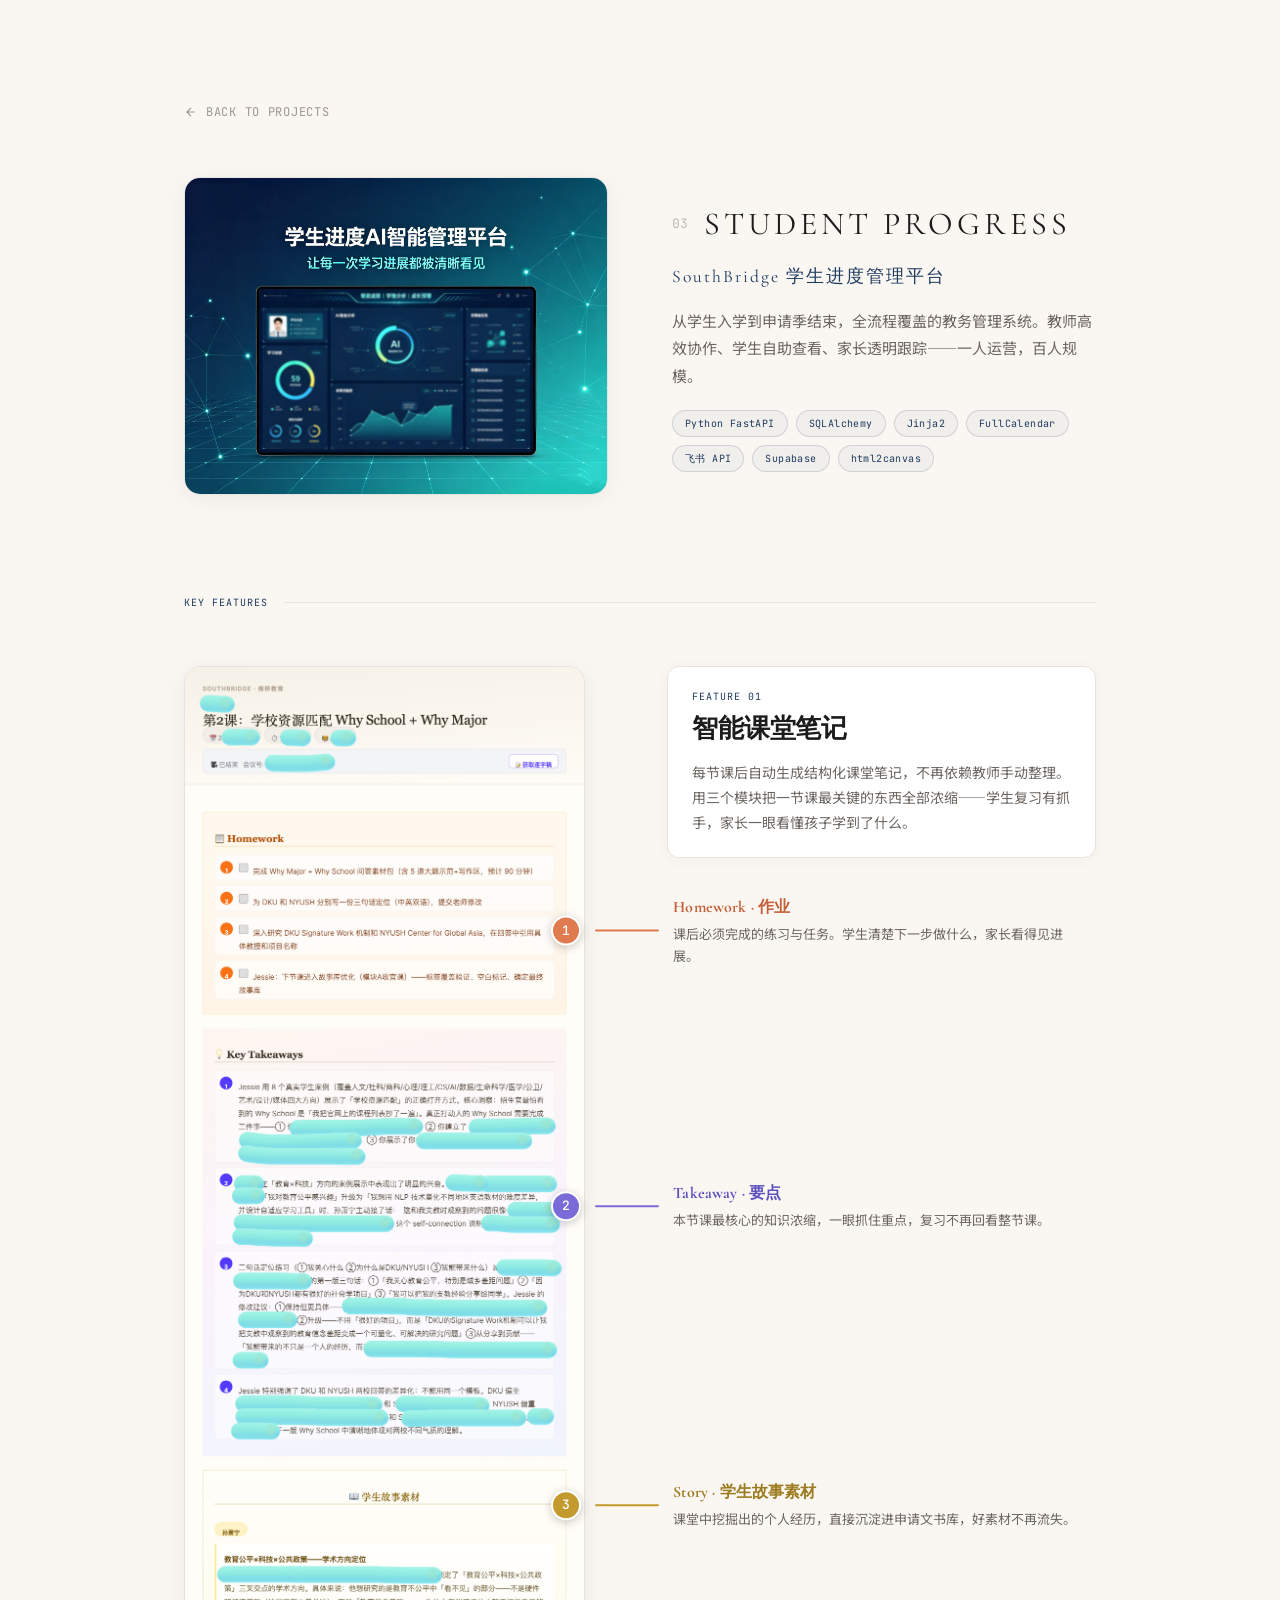
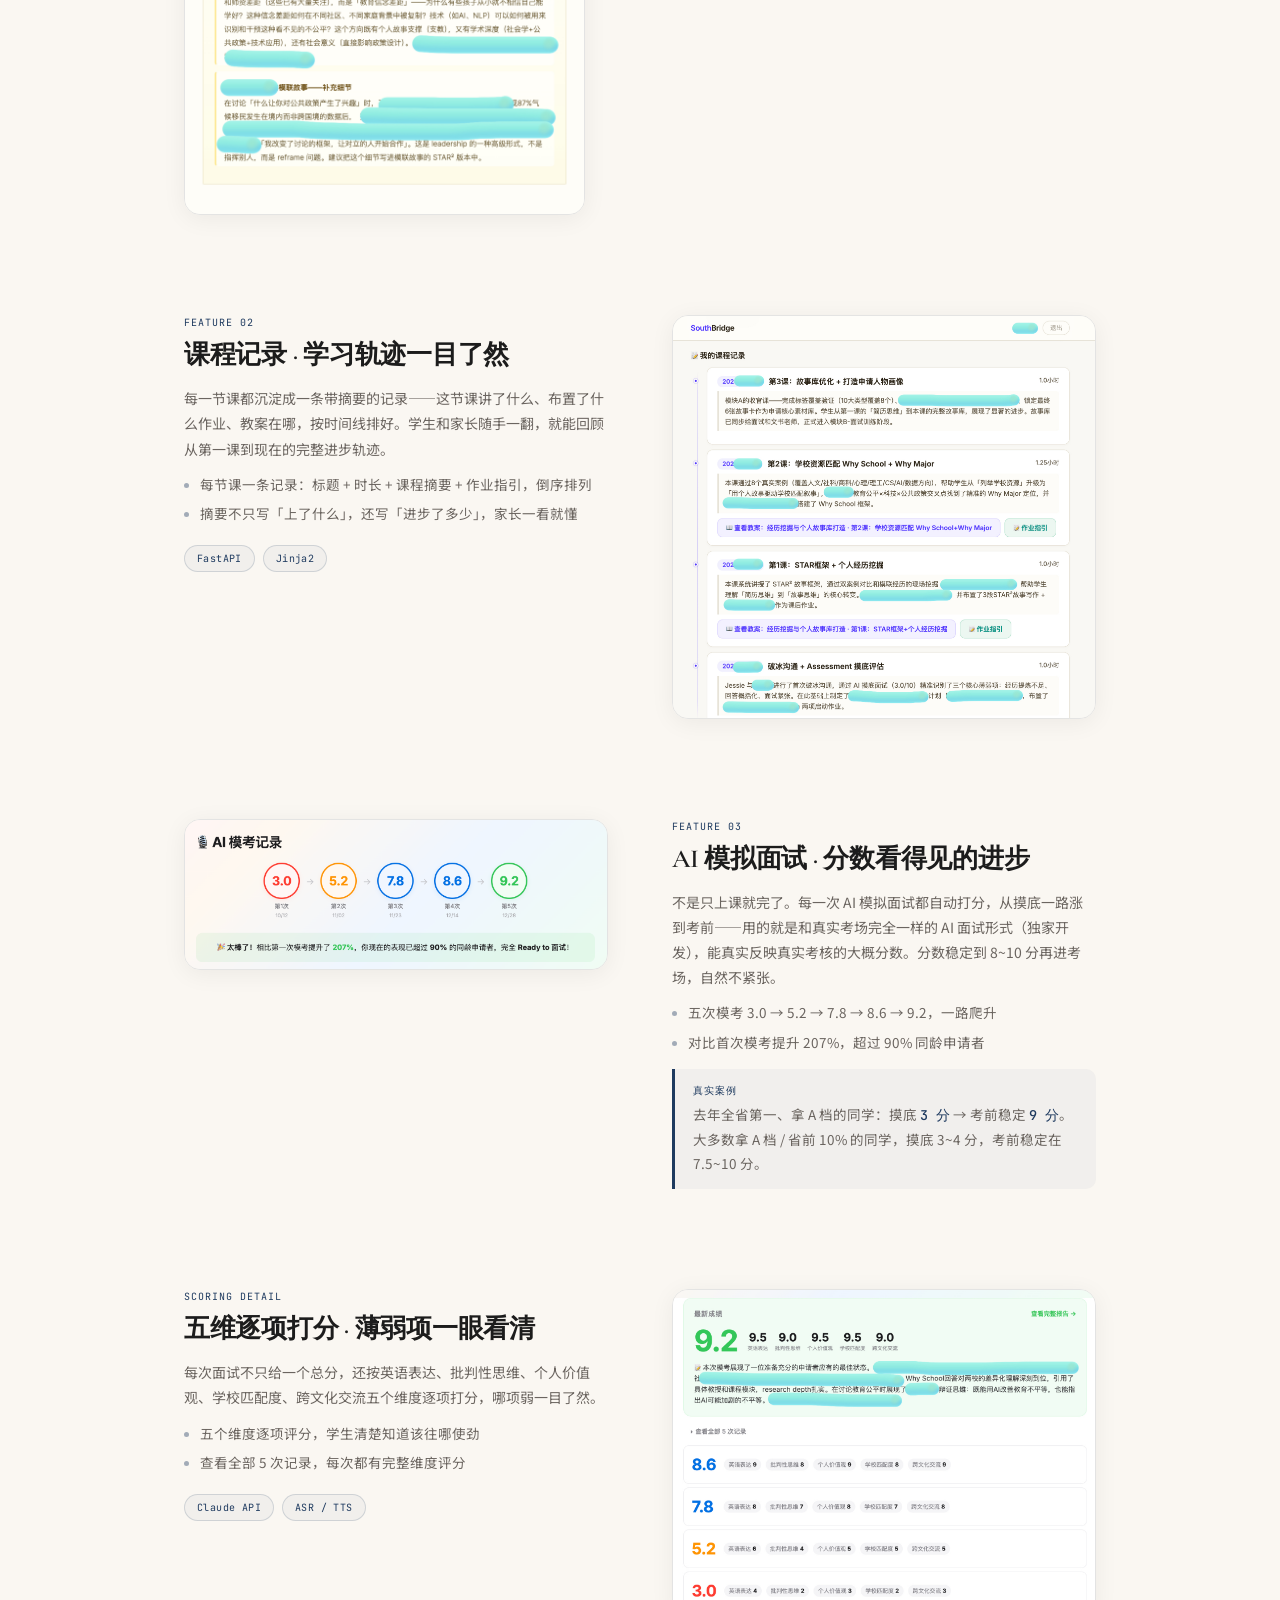
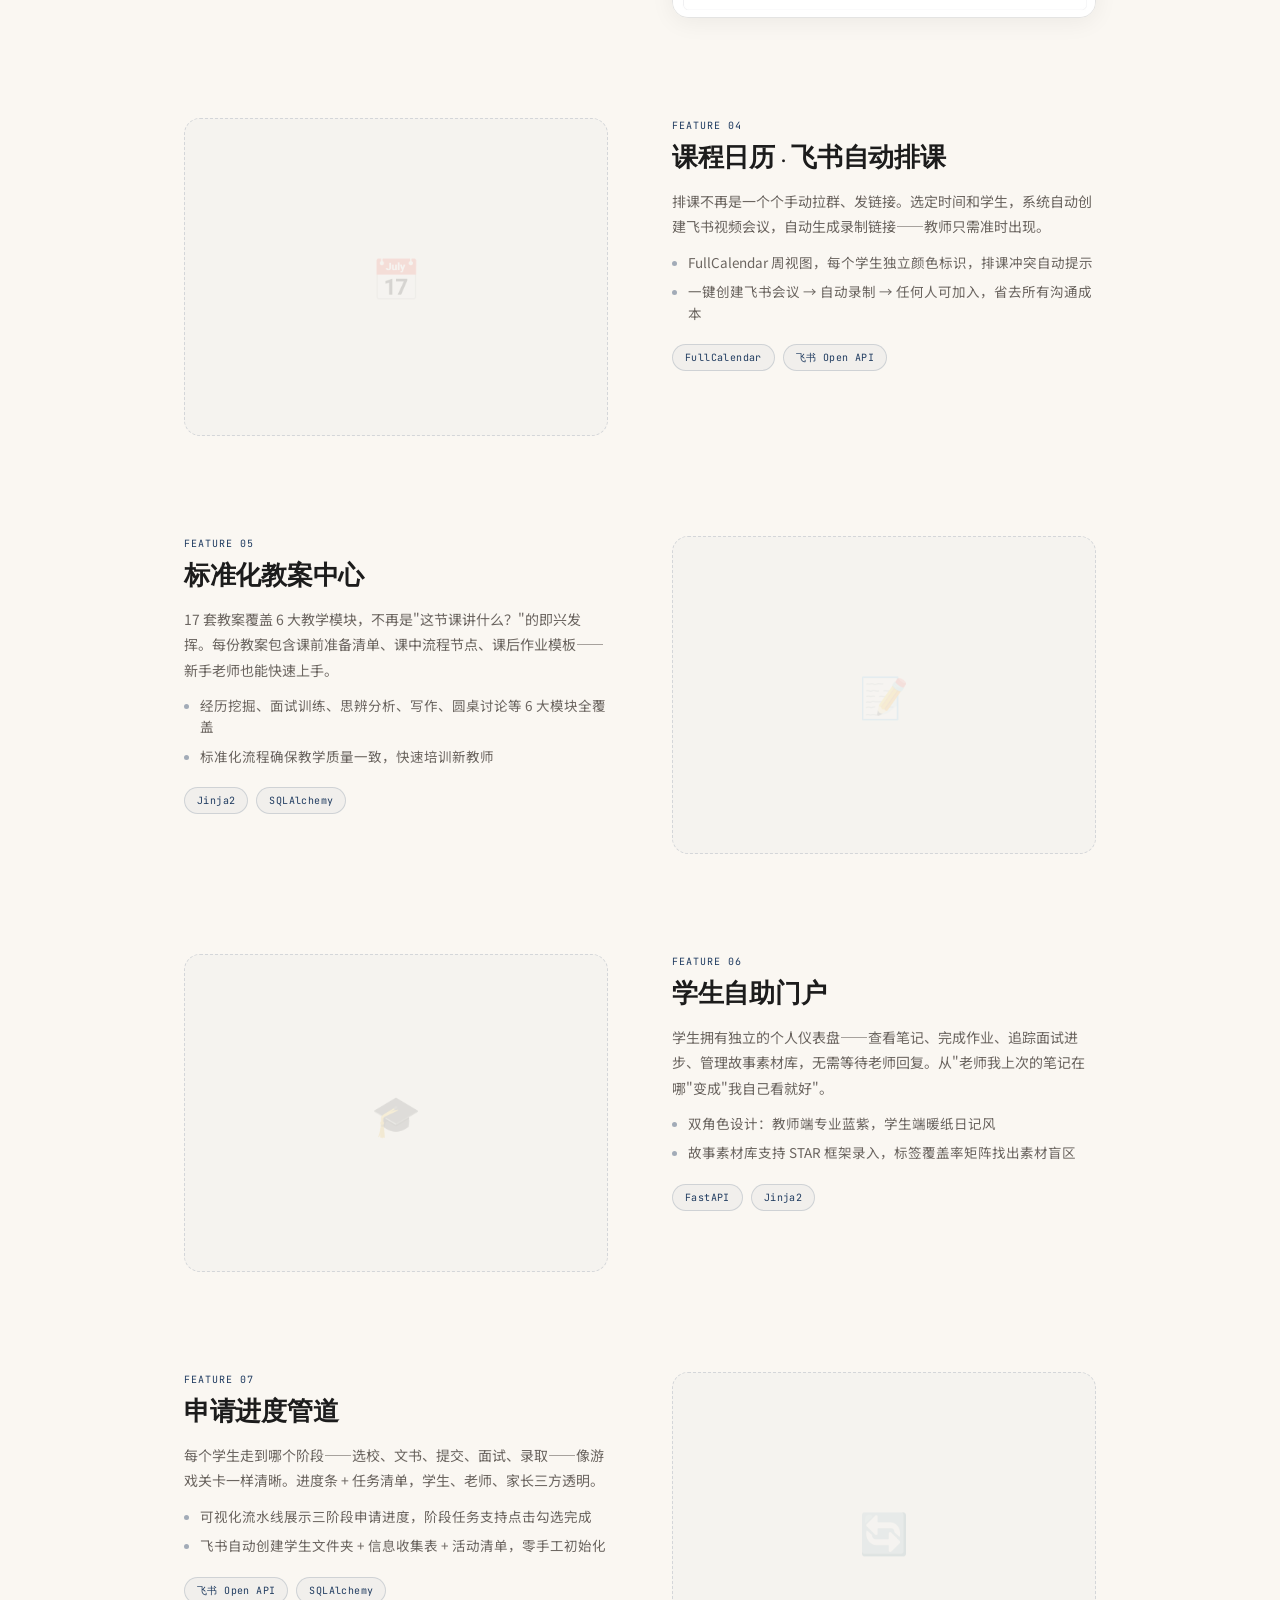
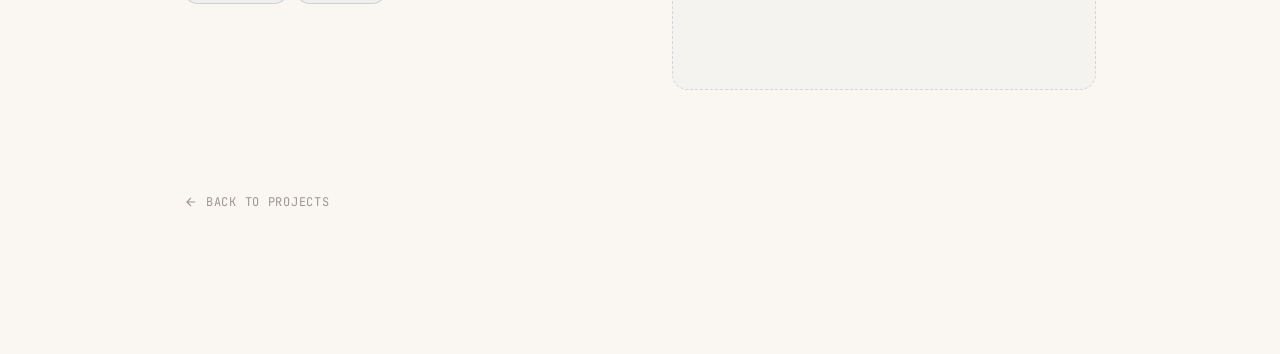
<file: project-progress-platform.html>
<!DOCTYPE html>
<html lang="zh-CN">
<head>
  <meta charset="UTF-8" />
  <meta name="viewport" content="width=device-width, initial-scale=1.0" />
  <title>学生进度管理平台 · Jess Dong</title>
  <meta name="description" content="SouthBridge 学生进度管理平台 — FastAPI + 飞书集成的完整教务管理系统" />

  <link rel="preconnect" href="https://fonts.googleapis.com">
  <link rel="preconnect" href="https://fonts.gstatic.com" crossorigin>
  <link href="https://fonts.googleapis.com/css2?family=Almarai:wght@300;400;700;800&family=Caveat:wght@400;500;600&family=Cormorant+Garamond:ital,wght@0,400;0,600;1,400&family=JetBrains+Mono:wght@300;400;500&family=Noto+Sans+SC:wght@300;400;500;700&family=Playfair+Display:ital@0;1&display=swap" rel="stylesheet">

  <link rel="stylesheet" href="css/style.css" />

  <style>
    .project-page { padding: 100px 0 140px; }
    .project-page .section-container { max-width: 960px; }

    /* Back link */
    .project-back {
      display: inline-flex; align-items: center; gap: 8px;
      font-family: var(--font-mono); font-size: 12px; color: var(--text-muted);
      margin-bottom: 56px; transition: color 0.2s;
      text-transform: uppercase; letter-spacing: 0.06em; text-decoration: none;
    }
    .project-back:hover { color: var(--klein); }
    .project-back svg { width: 14px; height: 14px; }

    /* Hero */
    .project-hero {
      display: grid; grid-template-columns: 1fr 1fr; gap: 64px; align-items: center; margin-bottom: 100px;
    }
    .project-hero-img {
      width: 100%; aspect-ratio: 4/3; object-fit: cover;
      border-radius: 16px; border: 1px solid rgba(30,58,95,0.1);
      box-shadow: 0 4px 24px rgba(0,0,0,0.06);
    }
    .project-hero-text .section-header-with-blob { margin-bottom: 16px; }
    .project-hero-text .section-title-num { font-size: 13px; }
    .project-hero-text .section-title-text { font-size: 2rem; letter-spacing: 4px; }
    .project-handle {
      font-family: var(--font-serif); font-size: 1.1rem; color: var(--klein);
      margin: 0 0 16px 0; letter-spacing: 2px;
    }
    .project-intro { font-size: 15px; line-height: 1.85; color: var(--text-secondary); }

    /* Tech tags */
    .tech-tags { display: flex; flex-wrap: wrap; gap: 8px; margin-top: 20px; }
    .tech-tag {
      padding: 5px 12px; font-family: var(--font-mono); font-size: 10px;
      color: var(--klein); border: 1px solid rgba(30,58,95,0.16);
      border-radius: 100px; background: rgba(30,58,95,0.04); letter-spacing: 0.04em;
    }

    /* Feature rows — alternating layout, text top-aligned */
    .feature-row {
      display: grid; grid-template-columns: 1fr 1fr; gap: 64px; align-items: flex-start;
      margin-bottom: 100px;
    }
    .feature-row.reverse .feature-media { order: 2; }
    .feature-row.reverse .feature-text { order: 1; }

    /* Feature media (regular features) */
    .feature-media img.feature-img {
      width: 100%; border-radius: 16px; border: 1px solid rgba(30,58,95,0.1);
      box-shadow: 0 4px 24px rgba(0,0,0,0.06); display: block;
    }
    .feature-media-placeholder {
      width: 100%; aspect-ratio: 4/3; border-radius: 16px;
      border: 1px dashed rgba(30,58,95,0.15); background: rgba(30,58,95,0.02);
      display: flex; align-items: center; justify-content: center;
      font-size: 40px; color: rgba(30,58,95,0.12);
    }

    /* Feature text */
    .feature-label {
      font-family: var(--font-mono); font-size: 10px; text-transform: uppercase;
      letter-spacing: 0.1em; color: var(--klein); margin-bottom: 8px;
    }
    .feature-title {
      font-family: var(--font-serif); font-size: clamp(20px, 3vw, 26px);
      font-weight: 600; margin-bottom: 14px; letter-spacing: -0.01em; line-height: 1.3;
    }
    .feature-desc {
      font-size: 14px; line-height: 1.8; color: var(--text-secondary); margin-bottom: 12px;
    }
    .feature-bullets {
      list-style: none; padding: 0; display: flex; flex-direction: column; gap: 8px;
      margin-bottom: 16px;
    }
    .feature-bullets li {
      font-size: 13.5px; color: var(--text-secondary); line-height: 1.6;
      padding-left: 16px; position: relative;
    }
    .feature-bullets li::before {
      content: ''; position: absolute; left: 0; top: 9px;
      width: 5px; height: 5px; border-radius: 50%; background: var(--klein); opacity: 0.4;
    }

    /* ===== Feature 01: annotated notebook diagram ===== */
    .feature-full { margin-bottom: 100px; }
    .feature-full .feature-desc { max-width: 640px; margin-bottom: 28px; }

    .notebook-diagram { position: relative; }
    .nd-header {
      position: absolute; left: 53%; right: 0; top: 0;
      background: var(--bg-card); border: 1px solid var(--border);
      border-radius: var(--radius-lg); padding: 22px 24px;
      box-shadow: 0 2px 16px rgba(30,58,95,0.04);
    }
    .nd-header .feature-desc { margin-bottom: 0; }
    .nd-img {
      width: 44%; height: auto; display: block;
      border-radius: 16px; border: 1px solid rgba(30,58,95,0.1);
      box-shadow: 0 4px 24px rgba(0,0,0,0.06);
    }
    .nd-annot {
      position: absolute; left: 0; right: 0;
      display: flex; align-items: center;
      transform: translateY(-50%);
    }
    .nd-dot {
      box-sizing: border-box; width: 30px; height: 30px; border-radius: 50%;
      flex-shrink: 0;
      display: flex; align-items: center; justify-content: center;
      color: #fff; font-family: var(--font-mono); font-size: 13px; font-weight: 500;
      border: 2px solid #fff; box-shadow: 0 2px 10px rgba(0,0,0,0.22);
      margin-left: calc(44% - 34px);
    }
    .nd-line { width: 64px; height: 2px; flex-shrink: 0; margin: 0 14px; border-radius: 1px; }
    .nd-label { flex: 1; padding-right: 8px; }
    .nd-label strong { display: block; font-family: var(--font-serif); font-size: 16px; margin-bottom: 4px; letter-spacing: 0.01em; }
    .nd-label p { font-size: 13px; line-height: 1.65; color: var(--text-secondary); margin: 0; }

    .nd--1 .nd-dot { background: #E07A4F; }
    .nd--1 .nd-line { background: #E07A4F; }
    .nd--1 .nd-label strong { color: #C45F37; }
    .nd--2 .nd-dot { background: #7B6BD8; }
    .nd--2 .nd-line { background: #7B6BD8; }
    .nd--2 .nd-label strong { color: #5C4FBE; }
    .nd--3 .nd-dot { background: #C29A2E; }
    .nd--3 .nd-line { background: #C29A2E; }
    .nd--3 .nd-label strong { color: #9C7A1E; }
    .nd--4 .nd-dot { background: #4A9E7B; }
    .nd--4 .nd-line { background: #4A9E7B; }
    .nd--4 .nd-label strong { color: #357A5F; }

    /* ===== AI interview spotlight ===== */
    .ai-header {
      background: var(--bg-card); border: 1px solid var(--border);
      border-radius: var(--radius-lg); padding: 28px 30px;
      box-shadow: 0 2px 16px rgba(30,58,95,0.04); margin-bottom: 40px;
    }
    .ai-header .feature-desc { margin-bottom: 18px; }
    .ai-stat {
      border-left: 3px solid var(--klein); background: rgba(30,58,95,0.04);
      padding: 14px 18px; border-radius: 0 10px 10px 0;
    }
    .ai-stat-label {
      font-family: var(--font-mono); font-size: 10px; text-transform: uppercase;
      letter-spacing: 0.1em; color: var(--klein); display: block; margin-bottom: 5px;
    }
    .ai-stat p { font-size: 13.5px; line-height: 1.75; color: var(--text-secondary); margin: 0; }
    .ai-stat strong { color: var(--klein); font-family: var(--font-mono); font-weight: 500; }

    .ai-spotlight { margin-bottom: 48px; }
    .ai-spotlight-imgwrap { position: relative; }
    .ai-img {
      width: 100%; display: block; border-radius: 16px;
      border: 1px solid rgba(30,58,95,0.1); box-shadow: 0 4px 24px rgba(0,0,0,0.06);
    }
    .ai-dot {
      position: absolute; width: 26px; height: 26px; border-radius: 50%;
      display: flex; align-items: center; justify-content: center;
      color: #fff; font-family: var(--font-mono); font-size: 12px; font-weight: 500;
      border: 2px solid #fff; box-shadow: 0 2px 8px rgba(0,0,0,0.22);
      transform: translate(-50%, -50%); z-index: 2;
    }
    .ai-dot--1 { background: #E07A4F; }
    .ai-dot--2 { background: #4A9E7B; }
    .ai-dot--3 { background: #7B6BD8; }

    .ai-legend {
      display: grid; grid-template-columns: repeat(3, 1fr); gap: 18px; margin-top: 22px;
    }
    .ai-legend-item { display: flex; gap: 10px; align-items: flex-start; }
    .ai-legend-dot {
      flex-shrink: 0; width: 22px; height: 22px; border-radius: 50%;
      display: flex; align-items: center; justify-content: center;
      color: #fff; font-family: var(--font-mono); font-size: 11px; font-weight: 500; margin-top: 2px;
    }
    .ai-legend-item strong { display: block; font-family: var(--font-serif); font-size: 14px; margin-bottom: 3px; }
    .ai-legend-item p { font-size: 12.5px; line-height: 1.6; color: var(--text-secondary); margin: 0; }

    /* Section divider */
    .section-label-row {
      display: flex; align-items: center; gap: 16px; margin-bottom: 56px;
    }
    .section-label-row span {
      font-family: var(--font-mono); font-size: 10px; text-transform: uppercase;
      letter-spacing: 0.1em; color: var(--klein); white-space: nowrap;
    }
    .section-label-row::after {
      content: ''; flex: 1; height: 1px; background: rgba(30,58,95,0.1);
    }

    @media (max-width: 768px) {
      .project-hero, .feature-row { grid-template-columns: 1fr; gap: 32px; }
      .feature-row.reverse .feature-media { order: 1; }
      .feature-row.reverse .feature-text { order: 2; }

      .nd-img { width: 100%; }
      .nd-annot { position: static; transform: none; margin: 18px 0 0; }
      .nd-dot { margin-left: 0; }
      .nd-line { width: 24px; margin: 0 10px; }
      .ai-legend { grid-template-columns: 1fr; }
    }
  </style>
</head>
<body style="background:var(--bg);">

<section class="project-page">
  <div class="section-container">

    <!-- Back -->
    <a href="index.html#projects" class="project-back">
      <svg viewBox="0 0 24 24" fill="none" stroke="currentColor" stroke-width="2"><path d="M19 12H5M12 19l-7-7 7-7"/></svg>
      Back to Projects
    </a>

    <!-- Hero -->
    <div class="project-hero">
      <img src="assets/project-progress.jpg" alt="学生进度管理平台界面" class="project-hero-img" />
      <div class="project-hero-text">
        <div class="section-header-with-blob">
          <span class="section-title-num font-mono">03</span>
          <h2 class="section-title-text">Student Progress</h2>
        </div>
        <p class="project-handle">SouthBridge 学生进度管理平台</p>
        <p class="project-intro">
          从学生入学到申请季结束，全流程覆盖的教务管理系统。教师高效协作、学生自助查看、家长透明跟踪——一人运营，百人规模。
        </p>
        <div class="tech-tags">
          <span class="tech-tag">Python FastAPI</span>
          <span class="tech-tag">SQLAlchemy</span>
          <span class="tech-tag">Jinja2</span>
          <span class="tech-tag">FullCalendar</span>
          <span class="tech-tag">飞书 API</span>
          <span class="tech-tag">Supabase</span>
          <span class="tech-tag">html2canvas</span>
        </div>
      </div>
    </div>

    <!-- Section label -->
    <div class="section-label-row"><span>Key Features</span></div>

    <!-- Feature 1: Notebook (annotated diagram) -->
    <div class="feature-full">
      <div class="notebook-diagram">
        <img src="assets/project-progress-notebook.jpg" alt="课堂笔记本界面" class="nd-img" loading="lazy" />

        <div class="nd-header">
          <div class="feature-label">Feature 01</div>
          <div class="feature-title">智能课堂笔记</div>
          <p class="feature-desc">
            每节课后自动生成结构化课堂笔记，不再依赖教师手动整理。用三个模块把一节课最关键的东西全部浓缩——学生复习有抓手，家长一眼看懂孩子学到了什么。
          </p>
        </div>

        <div class="nd-annot nd--1" style="top: 23%">
          <span class="nd-dot">1</span>
          <span class="nd-line"></span>
          <div class="nd-label">
            <strong>Homework · 作业</strong>
            <p>课后必须完成的练习与任务。学生清楚下一步做什么，家长看得见进展。</p>
          </div>
        </div>

        <div class="nd-annot nd--2" style="top: 47%">
          <span class="nd-dot">2</span>
          <span class="nd-line"></span>
          <div class="nd-label">
            <strong>Takeaway · 要点</strong>
            <p>本节课最核心的知识浓缩，一眼抓住重点，复习不再回看整节课。</p>
          </div>
        </div>

        <div class="nd-annot nd--3" style="top: 73%">
          <span class="nd-dot">3</span>
          <span class="nd-line"></span>
          <div class="nd-label">
            <strong>Story · 学生故事素材</strong>
            <p>课堂中挖掘出的个人经历，直接沉淀进申请文书库，好素材不再流失。</p>
          </div>
        </div>
      </div>
    </div>

    <!-- Feature 2: Course Records (image RIGHT, text LEFT) -->
    <div class="feature-row reverse">
      <div class="feature-media">
        <img src="assets/project-progress-course-records.jpg" alt="学生端课程记录界面" class="feature-img" loading="lazy" />
      </div>
      <div class="feature-text">
        <div class="feature-label">Feature 02</div>
        <div class="feature-title">课程记录 · 学习轨迹一目了然</div>
        <p class="feature-desc">
          每一节课都沉淀成一条带摘要的记录——这节课讲了什么、布置了什么作业、教案在哪，按时间线排好。学生和家长随手一翻，就能回顾从第一课到现在的完整进步轨迹。
        </p>
        <ul class="feature-bullets">
          <li>每节课一条记录：标题 + 时长 + 课程摘要 + 作业指引，倒序排列</li>
          <li>摘要不只写「上了什么」，还写「进步了多少」，家长一看就懂</li>
        </ul>
        <div class="tech-tags">
          <span class="tech-tag">FastAPI</span>
          <span class="tech-tag">Jinja2</span>
        </div>
      </div>
    </div>

    <!-- Feature 3: AI Interview 分数变化 (image LEFT, text RIGHT) -->
    <div class="feature-row">
      <div class="feature-media">
        <img src="assets/project-progress-ai-score-change.png" alt="AI 模考分数变化" class="feature-img" loading="lazy" />
      </div>
      <div class="feature-text">
        <div class="feature-label">Feature 03</div>
        <div class="feature-title">AI 模拟面试 · 分数看得见的进步</div>
        <p class="feature-desc">
          不是只上课就完了。每一次 AI 模拟面试都自动打分，从摸底一路涨到考前——用的就是和真实考场完全一样的 AI 面试形式（独家开发），能真实反映真实考核的大概分数。分数稳定到 8~10 分再进考场，自然不紧张。
        </p>
        <ul class="feature-bullets">
          <li>五次模考 3.0 → 5.2 → 7.8 → 8.6 → 9.2，一路爬升</li>
          <li>对比首次模考提升 207%，超过 90% 同龄申请者</li>
        </ul>
        <div class="ai-stat">
          <span class="ai-stat-label">真实案例</span>
          <p>去年全省第一、拿 A 档的同学：摸底 <strong>3 分</strong> → 考前稳定 <strong>9 分</strong>。大多数拿 A 档 / 省前 10% 的同学，摸底 3~4 分，考前稳定在 7.5~10 分。</p>
        </div>
      </div>
    </div>

    <!-- Feature 3: AI Interview 五维概览 (image RIGHT, text LEFT) -->
    <div class="feature-row reverse">
      <div class="feature-media">
        <img src="assets/project-progress-ai-interview-dimensions.jpg" alt="AI 面试五维评分概览" class="feature-img" loading="lazy" />
      </div>
      <div class="feature-text">
        <div class="feature-label">Scoring Detail</div>
        <div class="feature-title">五维逐项打分 · 薄弱项一眼看清</div>
        <p class="feature-desc">
          每次面试不只给一个总分，还按英语表达、批判性思维、个人价值观、学校匹配度、跨文化交流五个维度逐项打分，哪项弱一目了然。
        </p>
        <ul class="feature-bullets">
          <li>五个维度逐项评分，学生清楚知道该往哪使劲</li>
          <li>查看全部 5 次记录，每次都有完整维度评分</li>
        </ul>
        <div class="tech-tags">
          <span class="tech-tag">Claude API</span>
          <span class="tech-tag">ASR / TTS</span>
        </div>
      </div>
    </div>

    <!-- Feature 4: Calendar + Lark (image LEFT, text RIGHT) -->
    <div class="feature-row">
      <div class="feature-media">
        <div class="feature-media-placeholder">📅</div>
      </div>
      <div class="feature-text">
        <div class="feature-label">Feature 04</div>
        <div class="feature-title">课程日历 · 飞书自动排课</div>
        <p class="feature-desc">
          排课不再是一个个手动拉群、发链接。选定时间和学生，系统自动创建飞书视频会议，自动生成录制链接——教师只需准时出现。
        </p>
        <ul class="feature-bullets">
          <li>FullCalendar 周视图，每个学生独立颜色标识，排课冲突自动提示</li>
          <li>一键创建飞书会议 → 自动录制 → 任何人可加入，省去所有沟通成本</li>
        </ul>
        <div class="tech-tags">
          <span class="tech-tag">FullCalendar</span>
          <span class="tech-tag">飞书 Open API</span>
        </div>
      </div>
    </div>

    <!-- Feature 5: Lesson Plans (image RIGHT, text LEFT) -->
    <div class="feature-row reverse">
      <div class="feature-media">
        <div class="feature-media-placeholder">📝</div>
      </div>
      <div class="feature-text">
        <div class="feature-label">Feature 05</div>
        <div class="feature-title">标准化教案中心</div>
        <p class="feature-desc">
          17 套教案覆盖 6 大教学模块，不再是"这节课讲什么？"的即兴发挥。每份教案包含课前准备清单、课中流程节点、课后作业模板——新手老师也能快速上手。
        </p>
        <ul class="feature-bullets">
          <li>经历挖掘、面试训练、思辨分析、写作、圆桌讨论等 6 大模块全覆盖</li>
          <li>标准化流程确保教学质量一致，快速培训新教师</li>
        </ul>
        <div class="tech-tags">
          <span class="tech-tag">Jinja2</span>
          <span class="tech-tag">SQLAlchemy</span>
        </div>
      </div>
    </div>

    <!-- Feature 6: Student Portal (image LEFT, text RIGHT) -->
    <div class="feature-row">
      <div class="feature-media">
        <div class="feature-media-placeholder">🎓</div>
      </div>
      <div class="feature-text">
        <div class="feature-label">Feature 06</div>
        <div class="feature-title">学生自助门户</div>
        <p class="feature-desc">
          学生拥有独立的个人仪表盘——查看笔记、完成作业、追踪面试进步、管理故事素材库，无需等待老师回复。从"老师我上次的笔记在哪"变成"我自己看就好"。
        </p>
        <ul class="feature-bullets">
          <li>双角色设计：教师端专业蓝紫，学生端暖纸日记风</li>
          <li>故事素材库支持 STAR 框架录入，标签覆盖率矩阵找出素材盲区</li>
        </ul>
        <div class="tech-tags">
          <span class="tech-tag">FastAPI</span>
          <span class="tech-tag">Jinja2</span>
        </div>
      </div>
    </div>

    <!-- Feature 7: Application Pipeline (image RIGHT, text LEFT) -->
    <div class="feature-row reverse">
      <div class="feature-media">
        <div class="feature-media-placeholder">🔄</div>
      </div>
      <div class="feature-text">
        <div class="feature-label">Feature 07</div>
        <div class="feature-title">申请进度管道</div>
        <p class="feature-desc">
          每个学生走到哪个阶段——选校、文书、提交、面试、录取——像游戏关卡一样清晰。进度条 + 任务清单，学生、老师、家长三方透明。
        </p>
        <ul class="feature-bullets">
          <li>可视化流水线展示三阶段申请进度，阶段任务支持点击勾选完成</li>
          <li>飞书自动创建学生文件夹 + 信息收集表 + 活动清单，零手工初始化</li>
        </ul>
        <div class="tech-tags">
          <span class="tech-tag">飞书 Open API</span>
          <span class="tech-tag">SQLAlchemy</span>
        </div>
      </div>
    </div>

    <!-- Back -->
    <a href="index.html#projects" class="project-back" style="margin-bottom:0;">
      <svg viewBox="0 0 24 24" fill="none" stroke="currentColor" stroke-width="2"><path d="M19 12H5M12 19l-7-7 7-7"/></svg>
      Back to Projects
    </a>

  </div>
</section>

</body>
</html>
</file>
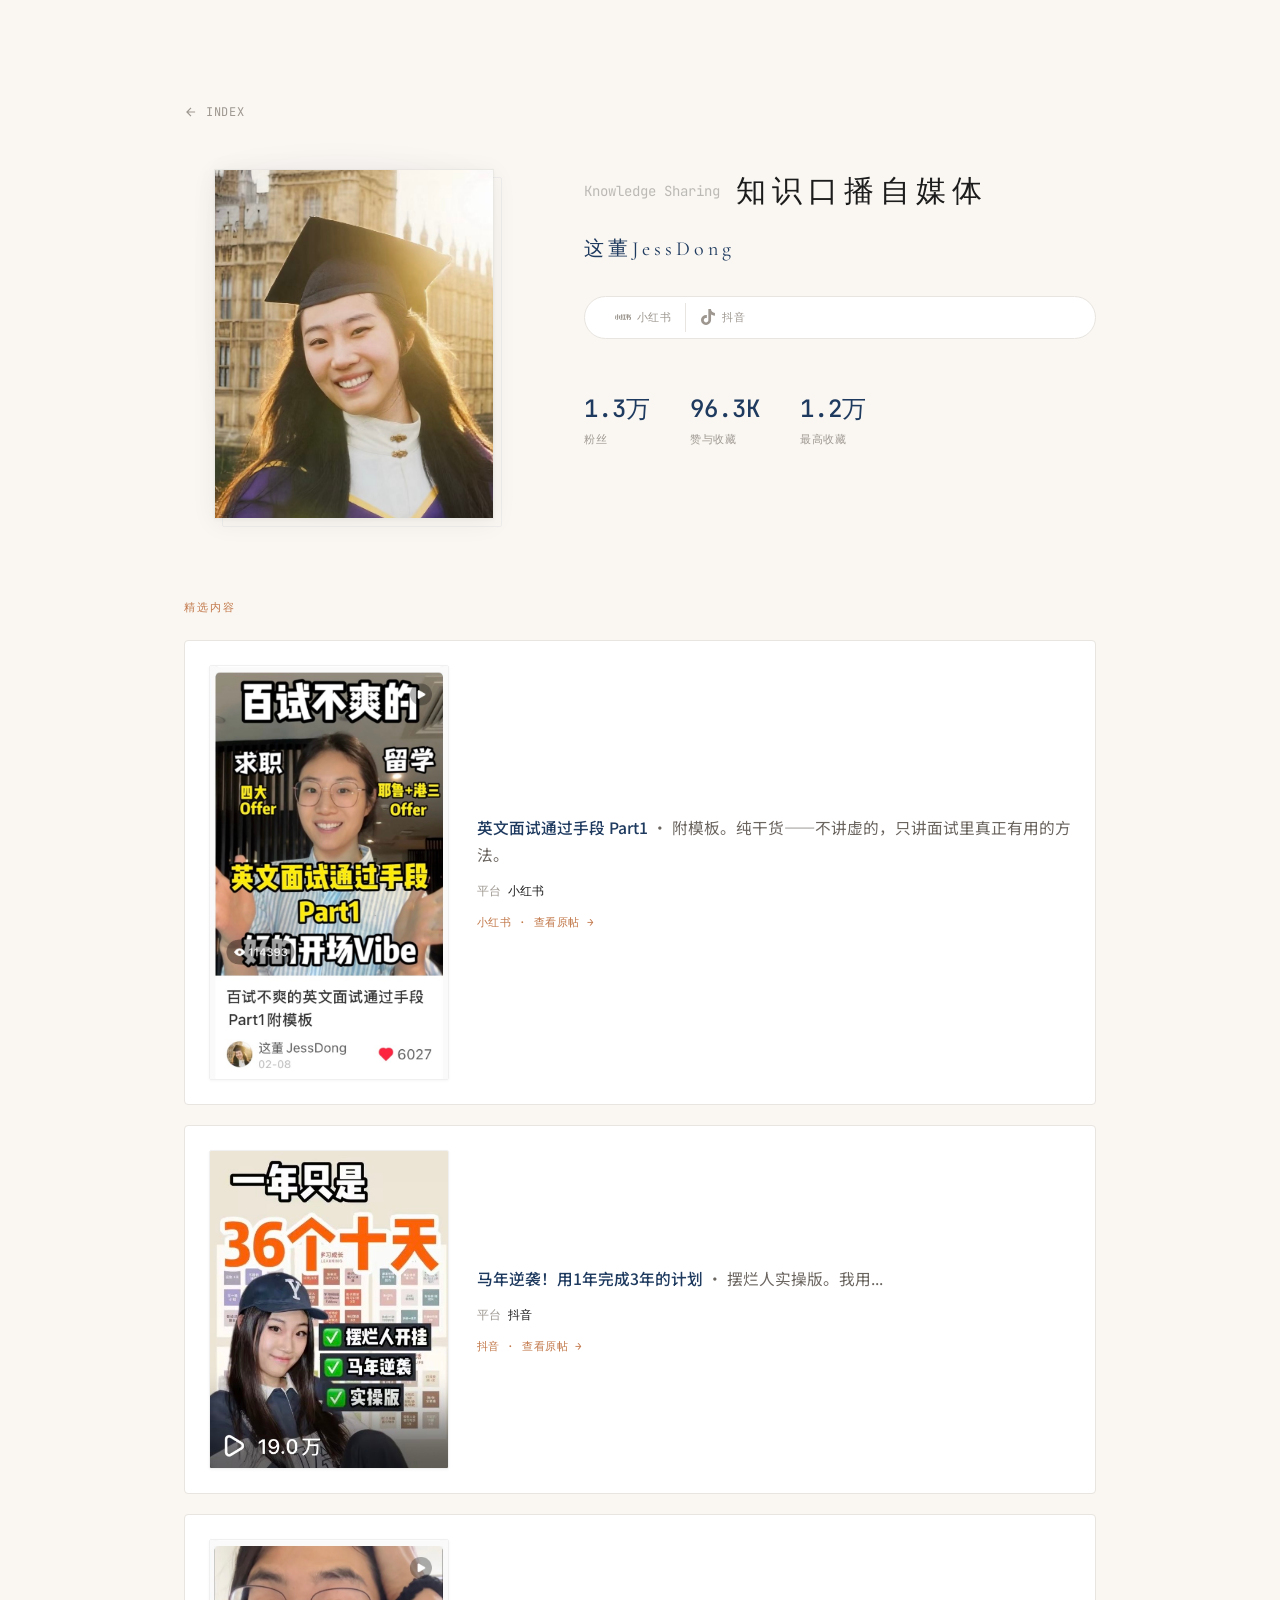
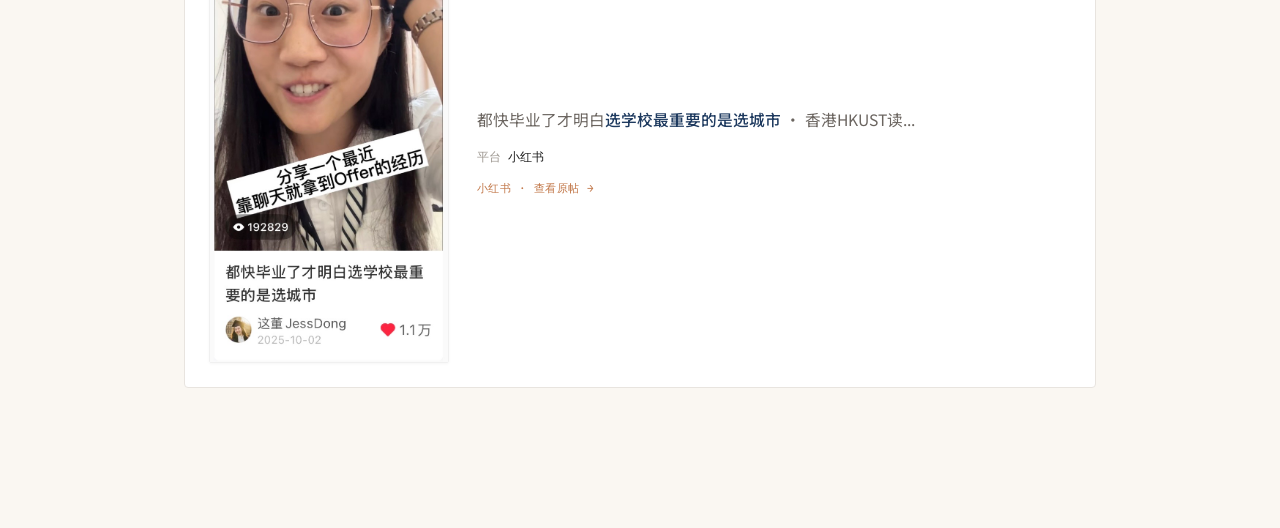
<file: project-self-media.html>
<!DOCTYPE html>
<html lang="zh-CN">
<head>
  <meta charset="UTF-8" />
  <meta name="viewport" content="width=device-width, initial-scale=1.0" />
  <title>自媒体内容 · Jess Dong</title>
  <meta name="description" content="Jess 的小红书自媒体内容——纯干货，自然流量。" />

  <link rel="preconnect" href="https://fonts.googleapis.com">
  <link rel="preconnect" href="https://fonts.gstatic.com" crossorigin>
  <link href="https://fonts.googleapis.com/css2?family=Almarai:wght@300;400;700;800&family=Caveat:wght@400;500;600&family=Cormorant+Garamond:ital,wght@0,400;0,600;1,400&family=JetBrains+Mono:wght@300;400;500&family=Noto+Sans+SC:wght@300;400;500;700&family=Playfair+Display:ital@0;1&display=swap" rel="stylesheet">

  <link rel="stylesheet" href="css/style.css" />

  <style>
    /* ---- Project detail page ---- */
    .project-page {
      padding: 100px 0 140px;
    }
    .project-page .section-container {
      max-width: 960px;
    }

    /* Back link */
    .project-back {
      display: inline-flex;
      align-items: center;
      gap: 8px;
      font-family: var(--font-mono);
      font-size: 12px;
      color: var(--text-muted);
      margin-bottom: 48px;
      transition: color 0.2s;
      text-transform: uppercase;
      letter-spacing: 0.06em;
    }
    .project-back:hover { color: var(--klein); }
    .project-back svg { width: 14px; height: 14px; }

    /* Layout: photo left + text right (matching About section) */
    .project-hero-layout {
      display: grid;
      grid-template-columns: 340px 1fr;
      gap: 60px;
      align-items: start;
      margin-bottom: 80px;
    }

    /* Photo column */
    .project-hero-photo {
      display: flex;
      flex-direction: column;
      align-items: center;
      gap: 28px;
    }
    .project-hero-photo .about-photo-wrap {
      max-width: 280px;
    }
    .project-name {
      font-size: 15px;
      font-weight: 600;
      color: var(--klein);
      text-align: center;
      margin-top: 4px;
    }

    /* Text column */
    .project-hero-text {
      display: flex;
      flex-direction: column;
      gap: 20px;
    }
    .project-hero-text .section-header-with-blob {
      margin-bottom: 0;
    }
    .project-handle {
      font-family: var(--font-serif);
      font-size: 1.25rem;
      font-weight: 400;
      letter-spacing: 4px;
      color: var(--klein);
      margin: 0 0 12px 0;
    }

    /* ---- Social strip ---- */
    .social-strip {
      display: inline-flex;
      align-items: center;
      gap: 0;
      padding: 6px 16px;
      background: var(--bg-card);
      border: 1px solid var(--border);
      border-radius: 100px;
      margin-bottom: 12px;
    }
    .social-strip-link {
      display: inline-flex;
      align-items: center;
      gap: 6px;
      padding: 6px 14px;
      font-family: var(--font-mono);
      font-size: 11px;
      letter-spacing: 0.04em;
      color: var(--text-muted);
      text-decoration: none;
      text-transform: uppercase;
      transition: color 0.2s;
    }
    .social-strip-link:first-child { border-right: 1px solid var(--border); }
    .social-strip-link:hover { color: var(--klein); }
    .social-strip-link svg {
      width: 16px;
      height: 16px;
    }
    .social-strip-link svg path {
      fill: currentColor;
    }

    /* Intro text */
    .project-intro {
      font-size: 1.05rem;
      line-height: 1.8;
      color: var(--text-secondary);
    }

    /* Stats grid */
    .project-stats-grid {
      display: flex;
      gap: 40px;
      padding: 20px 0;
    }
    .project-stat-item {
      display: flex;
      flex-direction: column;
      gap: 4px;
    }
    .project-stat-val {
      font-family: var(--font-mono);
      font-size: 24px;
      font-weight: 500;
      color: var(--klein);
    }
    .project-stat-label {
      font-family: var(--font-mono);
      font-size: 11px;
      text-transform: uppercase;
      letter-spacing: 0.06em;
      color: var(--text-muted);
    }

    /* ---- Posts Section ---- */
    .project-posts-header {
      font-family: var(--font-mono);
      font-size: 11px;
      text-transform: uppercase;
      letter-spacing: 2px;
      color: var(--accent);
      margin-bottom: 24px;
    }

    /* Post row — matching blurb card style */
    .post-row {
      display: flex;
      gap: 28px;
      padding: 24px;
      background: var(--bg-card);
      border: 1px solid var(--border);
      border-radius: var(--radius);
      text-decoration: none;
      color: inherit;
      transition: all 0.3s ease;
      margin-bottom: 20px;
    }
    .post-row:last-child { margin-bottom: 0; }
    .post-row:hover {
      border-color: var(--klein-20);
      box-shadow: var(--shadow-blue);
    }
    .post-cover-wrap {
      flex-shrink: 0;
      width: 240px;
    }
    .post-cover-img {
      width: 100%;
      height: auto;
      display: block;
      border: 1px solid rgba(0,0,0,0.06);
      border-radius: 2px;
      box-shadow: var(--shadow-sm);
    }
    .post-text {
      display: flex;
      flex-direction: column;
      justify-content: center;
      gap: 14px;
    }
    .post-title {
      font-size: 0.98rem;
      line-height: 1.75;
      color: var(--text-secondary);
    }
    .post-title .hl {
      font-weight: 500;
      color: var(--klein);
    }
    .post-stats-row {
      display: flex;
      gap: 24px;
      flex-wrap: wrap;
    }
    .post-stat {
      font-family: var(--font-mono);
      font-size: 12px;
      color: var(--text-muted);
    }
    .post-stat strong {
      font-weight: 500;
      color: var(--text);
    }
    .post-go-link {
      font-family: var(--font-mono);
      font-size: 11px;
      color: var(--accent);
      letter-spacing: 0.04em;
      text-transform: uppercase;
    }

    /* Cross-platform divider */
    .post-divider {
      font-family: var(--font-mono);
      font-size: 11px;
      color: var(--text-muted);
      text-align: center;
      padding: 12px 0 24px;
      letter-spacing: 0.06em;
      text-transform: uppercase;
    }

    @media (max-width: 768px) {
      .project-hero-layout {
        grid-template-columns: 1fr;
        gap: 40px;
      }
      .project-hero-photo { align-items: flex-start; }
      .post-row {
        flex-direction: column;
      }
      .post-cover-wrap { width: 100%; max-width: 240px; }
    }
  </style>
</head>
<body>

<section class="section reveal-section project-page">
  <div class="section-container">

    <!-- Back -->
    <a href="index.html" class="project-back reveal">
      <svg viewBox="0 0 24 24" fill="none" stroke="currentColor" stroke-width="2"><path d="M19 12H5M12 19l-7-7 7-7"/></svg>
      Index
    </a>

    <!-- Hero: photo + text -->
    <div class="project-hero-layout reveal">
      <!-- Photo -->
      <div class="project-hero-photo">
        <div class="about-photo-wrap group">
          <div class="about-photo-glow"></div>
          <div class="about-photo-frame"></div>
          <img src="assets/avatar-self-media.jpg" alt="Jess Dong" class="about-photo-img" />
        </div>
      </div>

      <!-- Text -->
      <div class="project-hero-text">
        <div class="section-header-with-blob">
          <span class="section-title-num font-mono">Knowledge Sharing</span>
          <h2 class="section-title-text">知识口播自媒体</h2>
        </div>
        <p class="project-handle">这董JessDong</p>
        <div class="social-strip">
          <a href="https://xhslink.com/m/2T9rksoQ0l0" class="social-strip-link" target="_blank" aria-label="小红书">
            <svg viewBox="0 0 24 24"><path d="M22.405 9.879c.002.016.01.02.07.019h.725a.797.797 0 0 0 .78-.972.794.794 0 0 0-.884-.618.795.795 0 0 0-.692.794c0 .101-.002.666.001.777zm-11.509 4.808c-.203.001-1.353.004-1.685.003a2.528 2.528 0 0 1-.766-.126.025.025 0 0 0-.03.014L7.7 16.127a.025.025 0 0 0 .01.032c.111.06.336.124.495.124.66.01 1.32.002 1.981 0 .01 0 .02-.006.023-.015l.712-1.545a.025.025 0 0 0-.024-.036zM.477 9.91c-.071 0-.076.002-.076.01a.834.834 0 0 0-.01.08c-.027.397-.038.495-.234 3.06-.012.24-.034.389-.135.607-.026.057-.033.042.003.112.046.092.681 1.523.787 1.74.008.015.011.02.017.02.008 0 .033-.026.047-.044.147-.187.268-.391.371-.606.306-.635.44-1.325.486-1.706.014-.11.021-.22.03-.33l.204-2.616.022-.293c.003-.029 0-.033-.03-.034zm7.203 3.757a1.427 1.427 0 0 1-.135-.607c-.004-.084-.031-.39-.235-3.06a.443.443 0 0 0-.01-.082c-.004-.011-.052-.008-.076-.008h-1.48c-.03.001-.034.005-.03.034l.021.293c.076.982.153 1.964.233 2.946.05.4.186 1.085.487 1.706.103.215.223.419.37.606.015.018.037.051.048.049.02-.003.742-1.642.804-1.765.036-.07.03-.055.003-.112zm3.861-.913h-.872a.126.126 0 0 1-.116-.178l1.178-2.625a.025.025 0 0 0-.023-.035l-1.318-.003a.148.148 0 0 1-.135-.21l.876-1.954a.025.025 0 0 0-.023-.035h-1.56c-.01 0-.02.006-.024.015l-.926 2.068c-.085.169-.314.634-.399.938a.534.534 0 0 0-.02.191.46.46 0 0 0 .23.378.981.981 0 0 0 .46.119h.59c.041 0-.688 1.482-.834 1.972a.53.53 0 0 0-.023.172.465.465 0 0 0 .23.398c.15.092.342.12.475.12l1.66-.001c.01 0 .02-.006.023-.015l.575-1.28a.025.025 0 0 0-.024-.035zm-6.93-4.937H3.1a.032.032 0 0 0-.034.033c0 1.048-.01 2.795-.01 6.829 0 .288-.269.262-.28.262h-.74c-.04.001-.044.004-.04.047.001.037.465 1.064.555 1.263.01.02.03.033.051.033.157.003.767.009.938-.014.153-.02.3-.06.438-.132.3-.156.49-.419.595-.765.052-.172.075-.353.075-.533.002-2.33 0-4.66-.007-6.991a.032.032 0 0 0-.032-.032zm11.784 6.896c0-.014-.01-.021-.024-.022h-1.465c-.048-.001-.049-.002-.05-.049v-4.66c0-.072-.005-.07.07-.07h.863c.08 0 .075.004.075-.074V8.393c0-.082.006-.076-.08-.076h-3.5c-.064 0-.075-.006-.075.073v1.445c0 .083-.006.077.08.077h.854c.075 0 .07-.004.07.07v4.624c0 .095.008.084-.085.084-.37 0-1.11-.002-1.304 0-.048.001-.06.03-.06.03l-.697 1.519s-.014.025-.008.036c.006.01.013.008.058.008 1.748.003 3.495.002 5.243.002.03-.001.034-.006.035-.033v-1.539zm4.177-3.43c0 .013-.007.023-.02.024-.346.006-.692.004-1.037.004-.014-.002-.022-.01-.022-.024-.005-.434-.007-.869-.01-1.303 0-.072-.006-.071.07-.07l.733-.003c.041 0 .081.002.12.015.093.025.16.107.165.204.006.431.002 1.153.001 1.153zm2.67.244a1.953 1.953 0 0 0-.883-.222h-.18c-.04-.001-.04-.003-.042-.04V10.21c0-.132-.007-.263-.025-.394a1.823 1.823 0 0 0-.153-.53 1.533 1.533 0 0 0-.677-.71 2.167 2.167 0 0 0-1-.258c-.153-.003-.567 0-.72 0-.07 0-.068.004-.068-.065V7.76c0-.031-.01-.041-.046-.039H17.93s-.016 0-.023.007c-.006.006-.008.012-.008.023v.546c-.008.036-.057.015-.082.022h-.95c-.022.002-.028.008-.03.032v1.481c0 .09-.004.082.082.082h.913c.082 0 .072.128.072.128V11.19s.003.117-.06.117h-1.482c-.068 0-.06.082-.06.082v1.445s-.01.068.064.068h1.457c.082 0 .076-.006.076.079v3.225c0 .088-.007.081.082.081h1.43c.09 0 .082.007.082-.08v-3.27c0-.029.006-.035.033-.035l2.323-.003c.098 0 .191.02.28.061a.46.46 0 0 1 .274.407c.008.395.003.79.003 1.185 0 .259-.107.367-.33.367h-1.218c-.023.002-.029.008-.028.033.184.437.374.871.57 1.303a.045.045 0 0 0 .04.026c.17.005.34.002.51.003.15-.002.517.004.666-.01a2.03 2.03 0 0 0 .408-.075c.59-.18.975-.698.976-1.313v-1.981c0-.128-.01-.254-.034-.38 0 .078-.029-.641-.724-.998z"/></svg>
            <span>小红书</span>
          </a>
          <a href="https://v.douyin.com/Q355kip5-PM/" class="social-strip-link" target="_blank" aria-label="抖音">
            <svg viewBox="0 0 24 24"><path d="M12.525.02c1.31-.02 2.61-.01 3.91-.02.08 1.53.63 3.09 1.75 4.17 1.12 1.11 2.7 1.62 4.24 1.79v4.03c-1.44-.05-2.89-.35-4.2-.97-.57-.26-1.1-.59-1.62-.93-.01 2.92.01 5.84-.02 8.75-.08 1.4-.54 2.79-1.35 3.94-1.31 1.92-3.58 3.17-5.91 3.21-1.43.08-2.86-.31-4.08-1.03-2.02-1.19-3.44-3.37-3.65-5.71-.02-.5-.03-1-.01-1.49.18-1.9 1.12-3.72 2.58-4.96 1.66-1.44 3.98-2.13 6.15-1.72.02 1.48-.04 2.96-.04 4.44-.99-.32-2.15-.23-3.02.37-.63.41-1.11 1.04-1.36 1.75-.21.51-.15 1.07-.14 1.61.24 1.64 1.82 3.02 3.5 2.87 1.12-.01 2.19-.66 2.77-1.61.19-.33.4-.67.41-1.06.1-1.79.06-3.57.07-5.36.01-4.03-.01-8.05.02-12.07z"/></svg>
            <span>抖音</span>
          </a>
        </div>
        <div class="project-stats-grid">
          <div class="project-stat-item">
            <span class="project-stat-val">1.3万</span>
            <span class="project-stat-label">粉丝</span>
          </div>
          <div class="project-stat-item">
            <span class="project-stat-val">96.3K</span>
            <span class="project-stat-label">赞与收藏</span>
          </div>
          <div class="project-stat-item">
            <span class="project-stat-val">1.2万</span>
            <span class="project-stat-label">最高收藏</span>
          </div>
        </div>
      </div>
    </div>

    <!-- Posts -->
    <div class="reveal">
      <div class="project-posts-header">精选内容</div>
      <!-- 帖1: 面试 -->
      <a href="http://xhslink.com/o/3XW7aZVif1R" class="post-row" target="_blank">
        <div class="post-cover-wrap"><img src="assets/post-mianshi.jpg" alt="" class="post-cover-img" /></div>
        <div class="post-text">
          <p class="post-title">
            <span class="hl">英文面试通过手段 Part1</span> · 附模板。纯干货——不讲虚的，只讲面试里真正有用的方法。
          </p>
          <div class="post-stats-row">
            <span class="post-stat">平台 <strong>小红书</strong></span>
          </div>
          <span class="post-go-link">小红书 · 查看原帖 →</span>
        </div>
      </a>

      <!-- 帖2: 马年逆袭 -->
      <a href="https://v.douyin.com/RIStfEeZF6c/" class="post-row" target="_blank">
        <div class="post-cover-wrap"><img src="assets/post-nixi.jpg" alt="" class="post-cover-img" /></div>
        <div class="post-text">
          <p class="post-title">
            <span class="hl">马年逆袭！用1年完成3年的计划</span> · 摆烂人实操版。我用...
          </p>
          <div class="post-stats-row">
            <span class="post-stat">平台 <strong>抖音</strong></span>
          </div>
          <span class="post-go-link">抖音 · 查看原帖 →</span>
        </div>
      </a>

      <!-- 帖3: 选城市 -->
      <a href="http://xhslink.com/o/1HpmNkY4ZlC" class="post-row" target="_blank">
        <div class="post-cover-wrap"><img src="assets/post-hkust.jpg" alt="" class="post-cover-img" /></div>
        <div class="post-text">
          <p class="post-title">
            都快毕业了才明白<span class="hl">选学校最重要的是选城市</span> · 香港HKUST读...
          </p>
          <div class="post-stats-row">
            <span class="post-stat">平台 <strong>小红书</strong></span>
          </div>
          <span class="post-go-link">小红书 · 查看原帖 →</span>
        </div>
      </a>
      </a>
    </div>

  </div>
</section>

<script src="js/main.js"></script>
</body>
</html>
</file>
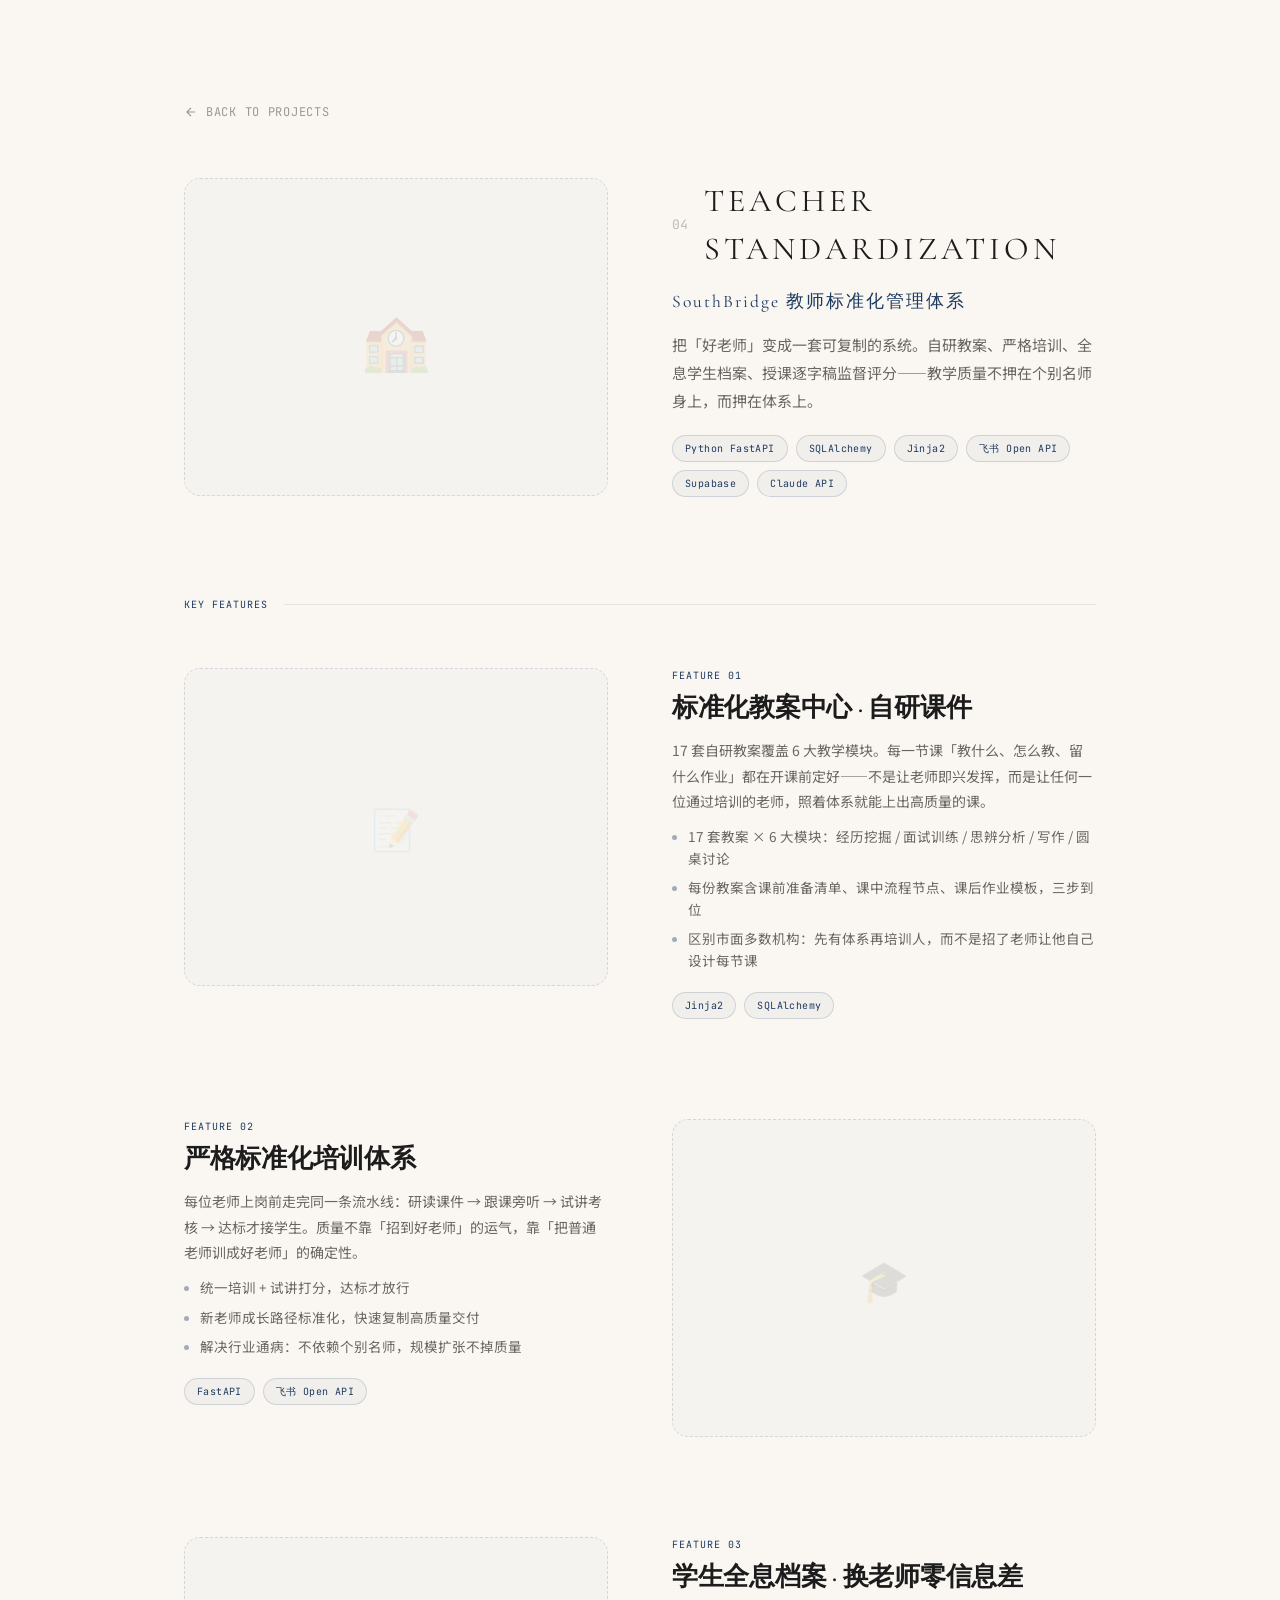
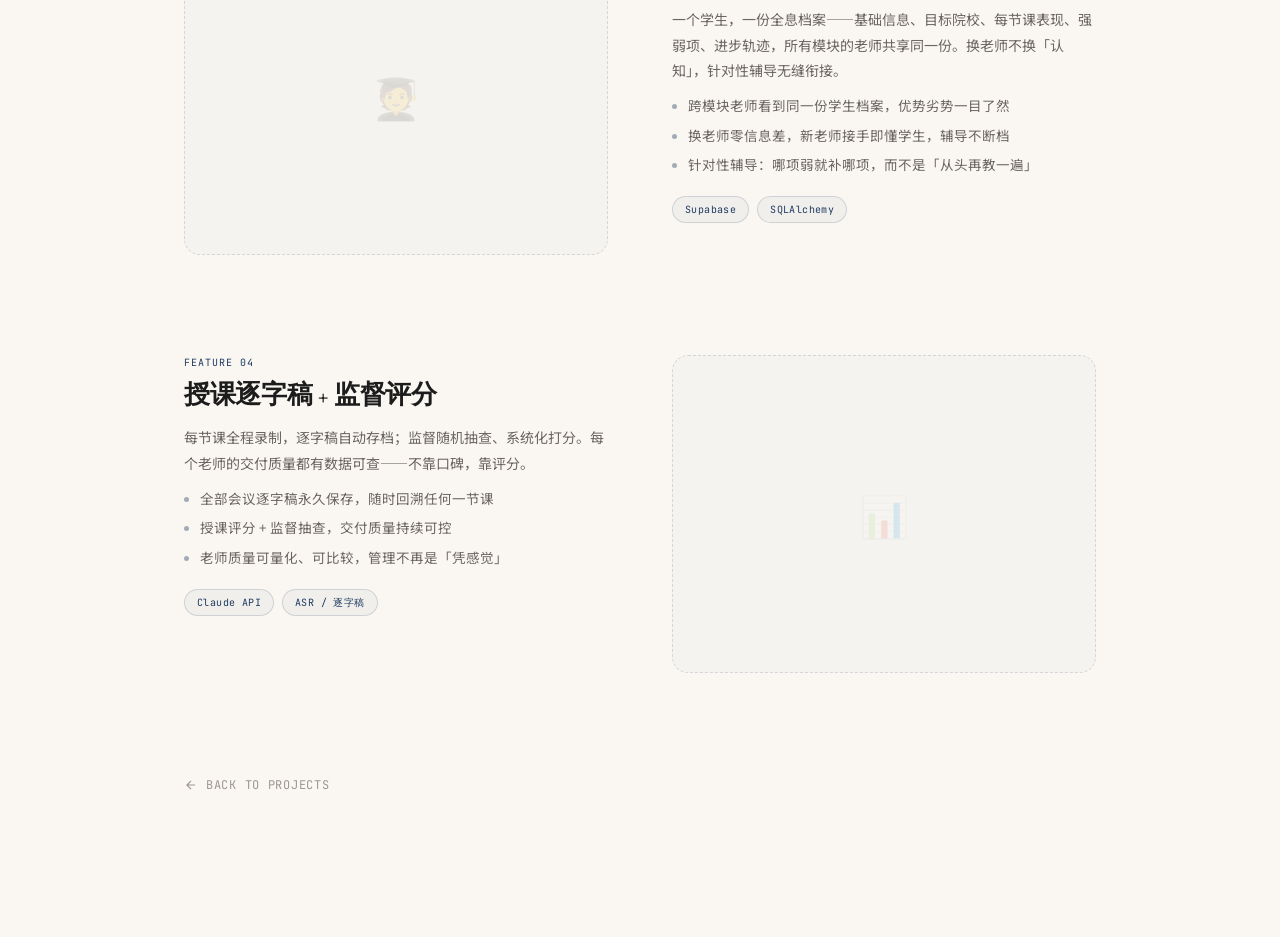
<file: project-teacher-system.html>
<!DOCTYPE html>
<html lang="zh-CN">
<head>
  <meta charset="UTF-8" />
  <meta name="viewport" content="width=device-width, initial-scale=1.0" />
  <title>教师标准化管理体系 · Jess Dong</title>
  <meta name="description" content="SouthBridge 教师标准化管理体系 — 自研教案 + 严格培训 + 全息学生档案 + 授课监督评分" />

  <link rel="preconnect" href="https://fonts.googleapis.com">
  <link rel="preconnect" href="https://fonts.gstatic.com" crossorigin>
  <link href="https://fonts.googleapis.com/css2?family=Almarai:wght@300;400;700;800&family=Caveat:wght@400;500;600&family=Cormorant+Garamond:ital,wght@0,400;0,600;1,400&family=JetBrains+Mono:wght@300;400;500&family=Noto+Sans+SC:wght@300;400;500;700&family=Playfair+Display:ital@0;1&display=swap" rel="stylesheet">

  <link rel="stylesheet" href="css/style.css" />

  <style>
    .project-page { padding: 100px 0 140px; }
    .project-page .section-container { max-width: 960px; }

    /* Back link */
    .project-back {
      display: inline-flex; align-items: center; gap: 8px;
      font-family: var(--font-mono); font-size: 12px; color: var(--text-muted);
      margin-bottom: 56px; transition: color 0.2s;
      text-transform: uppercase; letter-spacing: 0.06em; text-decoration: none;
    }
    .project-back:hover { color: var(--klein); }
    .project-back svg { width: 14px; height: 14px; }

    /* Hero */
    .project-hero {
      display: grid; grid-template-columns: 1fr 1fr; gap: 64px; align-items: center; margin-bottom: 100px;
    }
    .project-hero-img {
      width: 100%; aspect-ratio: 4/3; object-fit: cover;
      border-radius: 16px; border: 1px solid rgba(30,58,95,0.1);
      box-shadow: 0 4px 24px rgba(0,0,0,0.06);
    }
    .project-hero-placeholder {
      width: 100%; aspect-ratio: 4/3; border-radius: 16px;
      border: 1px dashed rgba(30,58,95,0.15); background: rgba(30,58,95,0.02);
      display: flex; align-items: center; justify-content: center;
      font-size: 56px; color: rgba(30,58,95,0.14);
    }
    .project-hero-text .section-header-with-blob { margin-bottom: 16px; }
    .project-hero-text .section-title-num { font-size: 13px; }
    .project-hero-text .section-title-text { font-size: 2rem; letter-spacing: 4px; }
    .project-handle {
      font-family: var(--font-serif); font-size: 1.1rem; color: var(--klein);
      margin: 0 0 16px 0; letter-spacing: 2px;
    }
    .project-intro { font-size: 15px; line-height: 1.85; color: var(--text-secondary); }

    /* Tech tags */
    .tech-tags { display: flex; flex-wrap: wrap; gap: 8px; margin-top: 20px; }
    .tech-tag {
      padding: 5px 12px; font-family: var(--font-mono); font-size: 10px;
      color: var(--klein); border: 1px solid rgba(30,58,95,0.16);
      border-radius: 100px; background: rgba(30,58,95,0.04); letter-spacing: 0.04em;
    }

    /* Feature rows — alternating layout, text top-aligned */
    .feature-row {
      display: grid; grid-template-columns: 1fr 1fr; gap: 64px; align-items: flex-start;
      margin-bottom: 100px;
    }
    .feature-row.reverse .feature-media { order: 2; }
    .feature-row.reverse .feature-text { order: 1; }

    .feature-media img.feature-img {
      width: 100%; border-radius: 16px; border: 1px solid rgba(30,58,95,0.1);
      box-shadow: 0 4px 24px rgba(0,0,0,0.06); display: block;
    }
    .feature-media-placeholder {
      width: 100%; aspect-ratio: 4/3; border-radius: 16px;
      border: 1px dashed rgba(30,58,95,0.15); background: rgba(30,58,95,0.02);
      display: flex; align-items: center; justify-content: center;
      font-size: 40px; color: rgba(30,58,95,0.12);
    }

    /* Feature text */
    .feature-label {
      font-family: var(--font-mono); font-size: 10px; text-transform: uppercase;
      letter-spacing: 0.1em; color: var(--klein); margin-bottom: 8px;
    }
    .feature-title {
      font-family: var(--font-serif); font-size: clamp(20px, 3vw, 26px);
      font-weight: 600; margin-bottom: 14px; letter-spacing: -0.01em; line-height: 1.3;
    }
    .feature-desc {
      font-size: 14px; line-height: 1.8; color: var(--text-secondary); margin-bottom: 12px;
    }
    .feature-bullets {
      list-style: none; padding: 0; display: flex; flex-direction: column; gap: 8px;
      margin-bottom: 16px;
    }
    .feature-bullets li {
      font-size: 13.5px; color: var(--text-secondary); line-height: 1.6;
      padding-left: 16px; position: relative;
    }
    .feature-bullets li::before {
      content: ''; position: absolute; left: 0; top: 9px;
      width: 5px; height: 5px; border-radius: 50%; background: var(--klein); opacity: 0.4;
    }

    /* Section divider */
    .section-label-row {
      display: flex; align-items: center; gap: 16px; margin-bottom: 56px;
    }
    .section-label-row span {
      font-family: var(--font-mono); font-size: 10px; text-transform: uppercase;
      letter-spacing: 0.1em; color: var(--klein); white-space: nowrap;
    }
    .section-label-row::after {
      content: ''; flex: 1; height: 1px; background: rgba(30,58,95,0.1);
    }

    @media (max-width: 768px) {
      .project-hero, .feature-row { grid-template-columns: 1fr; gap: 32px; }
      .feature-row.reverse .feature-media { order: 1; }
      .feature-row.reverse .feature-text { order: 2; }
    }
  </style>
</head>
<body style="background:var(--bg);">

<section class="project-page">
  <div class="section-container">

    <!-- Back -->
    <a href="index.html#projects" class="project-back">
      <svg viewBox="0 0 24 24" fill="none" stroke="currentColor" stroke-width="2"><path d="M19 12H5M12 19l-7-7 7-7"/></svg>
      Back to Projects
    </a>

    <!-- Hero -->
    <div class="project-hero">
      <div class="project-hero-placeholder">🏫</div>
      <div class="project-hero-text">
        <div class="section-header-with-blob">
          <span class="section-title-num font-mono">04</span>
          <h2 class="section-title-text">Teacher Standardization</h2>
        </div>
        <p class="project-handle">SouthBridge 教师标准化管理体系</p>
        <p class="project-intro">
          把「好老师」变成一套可复制的系统。自研教案、严格培训、全息学生档案、授课逐字稿监督评分——教学质量不押在个别名师身上，而押在体系上。
        </p>
        <div class="tech-tags">
          <span class="tech-tag">Python FastAPI</span>
          <span class="tech-tag">SQLAlchemy</span>
          <span class="tech-tag">Jinja2</span>
          <span class="tech-tag">飞书 Open API</span>
          <span class="tech-tag">Supabase</span>
          <span class="tech-tag">Claude API</span>
        </div>
      </div>
    </div>

    <!-- Section label -->
    <div class="section-label-row"><span>Key Features</span></div>

    <!-- Feature 1: Standardized Lesson Plans (image LEFT, text RIGHT) -->
    <div class="feature-row">
      <div class="feature-media">
        <div class="feature-media-placeholder">📝</div>
      </div>
      <div class="feature-text">
        <div class="feature-label">Feature 01</div>
        <div class="feature-title">标准化教案中心 · 自研课件</div>
        <p class="feature-desc">
          17 套自研教案覆盖 6 大教学模块。每一节课「教什么、怎么教、留什么作业」都在开课前定好——不是让老师即兴发挥，而是让任何一位通过培训的老师，照着体系就能上出高质量的课。
        </p>
        <ul class="feature-bullets">
          <li>17 套教案 × 6 大模块：经历挖掘 / 面试训练 / 思辨分析 / 写作 / 圆桌讨论</li>
          <li>每份教案含课前准备清单、课中流程节点、课后作业模板，三步到位</li>
          <li>区别市面多数机构：先有体系再培训人，而不是招了老师让他自己设计每节课</li>
        </ul>
        <div class="tech-tags">
          <span class="tech-tag">Jinja2</span>
          <span class="tech-tag">SQLAlchemy</span>
        </div>
      </div>
    </div>

    <!-- Feature 2: Teacher Training (image RIGHT, text LEFT) -->
    <div class="feature-row reverse">
      <div class="feature-media">
        <div class="feature-media-placeholder">🎓</div>
      </div>
      <div class="feature-text">
        <div class="feature-label">Feature 02</div>
        <div class="feature-title">严格标准化培训体系</div>
        <p class="feature-desc">
          每位老师上岗前走完同一条流水线：研读课件 → 跟课旁听 → 试讲考核 → 达标才接学生。质量不靠「招到好老师」的运气，靠「把普通老师训成好老师」的确定性。
        </p>
        <ul class="feature-bullets">
          <li>统一培训 + 试讲打分，达标才放行</li>
          <li>新老师成长路径标准化，快速复制高质量交付</li>
          <li>解决行业通病：不依赖个别名师，规模扩张不掉质量</li>
        </ul>
        <div class="tech-tags">
          <span class="tech-tag">FastAPI</span>
          <span class="tech-tag">飞书 Open API</span>
        </div>
      </div>
    </div>

    <!-- Feature 3: Student Profile (image LEFT, text RIGHT) -->
    <div class="feature-row">
      <div class="feature-media">
        <div class="feature-media-placeholder">🧑‍🎓</div>
      </div>
      <div class="feature-text">
        <div class="feature-label">Feature 03</div>
        <div class="feature-title">学生全息档案 · 换老师零信息差</div>
        <p class="feature-desc">
          一个学生，一份全息档案——基础信息、目标院校、每节课表现、强弱项、进步轨迹，所有模块的老师共享同一份。换老师不换「认知」，针对性辅导无缝衔接。
        </p>
        <ul class="feature-bullets">
          <li>跨模块老师看到同一份学生档案，优势劣势一目了然</li>
          <li>换老师零信息差，新老师接手即懂学生，辅导不断档</li>
          <li>针对性辅导：哪项弱就补哪项，而不是「从头再教一遍」</li>
        </ul>
        <div class="tech-tags">
          <span class="tech-tag">Supabase</span>
          <span class="tech-tag">SQLAlchemy</span>
        </div>
      </div>
    </div>

    <!-- Feature 4: Teaching Quality Scoring (image RIGHT, text LEFT) -->
    <div class="feature-row reverse">
      <div class="feature-media">
        <div class="feature-media-placeholder">📊</div>
      </div>
      <div class="feature-text">
        <div class="feature-label">Feature 04</div>
        <div class="feature-title">授课逐字稿 + 监督评分</div>
        <p class="feature-desc">
          每节课全程录制，逐字稿自动存档；监督随机抽查、系统化打分。每个老师的交付质量都有数据可查——不靠口碑，靠评分。
        </p>
        <ul class="feature-bullets">
          <li>全部会议逐字稿永久保存，随时回溯任何一节课</li>
          <li>授课评分 + 监督抽查，交付质量持续可控</li>
          <li>老师质量可量化、可比较，管理不再是「凭感觉」</li>
        </ul>
        <div class="tech-tags">
          <span class="tech-tag">Claude API</span>
          <span class="tech-tag">ASR / 逐字稿</span>
        </div>
      </div>
    </div>

    <!-- Back -->
    <a href="index.html#projects" class="project-back" style="margin-bottom:0;">
      <svg viewBox="0 0 24 24" fill="none" stroke="currentColor" stroke-width="2"><path d="M19 12H5M12 19l-7-7 7-7"/></svg>
      Back to Projects
    </a>

  </div>
</section>

</body>
</html>
</file>
<file: css/style.css>
/* ========================================
   Grace Portfolio · 1:1 Replica
   Design System: Klein Blue × Editorial Serif
   ======================================== */

/* --- CSS Custom Properties --- */
:root {
  --klein: #1E3A5F;
  --klein-10: rgba(30, 58, 95, 0.10);
  --klein-15: rgba(30, 58, 95, 0.15);
  --klein-20: rgba(30, 58, 95, 0.20);
  --klein-30: rgba(30, 58, 95, 0.30);
  --klein-40: rgba(30, 58, 95, 0.40);
  --accent: #C2784A;
  --bg: #FAF7F2;
  --bg-card: #ffffff;
  --text: #1C1C1C;
  --text-primary: #1C1C1C;
  --text-secondary: #6B6560;
  --text-muted: #9D9790;
  --border: #E8E4DF;
  --border-light: #F0EDE8;
  --font-serif: 'Cormorant Garamond', Georgia, serif;
  --font-script: 'Caveat', cursive;
  --font-mono: 'JetBrains Mono', 'Courier New', monospace;
  --font-body: 'Noto Sans SC', system-ui, -apple-system, sans-serif;
  --radius-sm: 2px;
  --radius: 4px;
  --radius-lg: 12px;
  --radius-xl: 16px;
  --shadow-sm: 0 1px 3px rgba(0,0,0,.04);
  --shadow: 0 4px 24px rgba(0,0,0,.06), 0 1px 4px rgba(0,0,0,.03);
  --shadow-lg: 0 12px 36px rgba(0,0,0,.08), 0 2px 8px rgba(0,0,0,.04);
  --shadow-blue: 0 20px 60px -15px rgba(30,58,95,.15);
  --ease-out: cubic-bezier(0, 0, 0.2, 1);
  --ease-spring: cubic-bezier(0.34, 1.56, 0.64, 1);
}

/* --- Reset --- */
*, *::before, *::after {
  margin: 0;
  padding: 0;
  box-sizing: border-box;
}

html {
  scroll-behavior: smooth;
  -webkit-text-size-adjust: 100%;
}

body {
  font-family: var(--font-body);
  color: var(--text-primary);
  background: var(--bg);
  line-height: 1.5;
  -webkit-font-smoothing: antialiased;
  -moz-osx-font-smoothing: grayscale;
  overflow-x: hidden;
}

::selection {
  background: rgba(30, 58, 95, 0.15);
}

img, svg, video, canvas {
  display: block;
  max-width: 100%;
}

a {
  color: inherit;
  text-decoration: none;
}

button {
  font: inherit;
  cursor: pointer;
  border: none;
  background: none;
}

/* --- Utility Font Classes --- */
.font-serif { font-family: var(--font-serif); }
.font-script { font-family: var(--font-script); }
.font-mono { font-family: var(--font-mono); }

/* --- Scroll Reveal --- */
.reveal {
  transform: translateY(2rem);
  opacity: 0;
  transition: all 0.7s var(--ease-out);
}
.reveal.visible {
  transform: translateY(0);
  opacity: 1;
}

/* --- Section Base --- */
.section {
  padding: 100px 0;
  position: relative;
}
.section-compact {
  padding: 60px 0;
}
.section-dark {
  background: #ffffff;
}
.section-container {
  max-width: 1200px;
  margin: 0 auto;
  padding: 0 24px;
}
.section-subtitle {
  font-size: 1.5rem;
  color: var(--text);
  margin-bottom: 12px;
}
.section-desc {
  font-size: 1.05rem;
  color: var(--text-secondary);
  max-width: 560px;
  margin-bottom: 48px;
  line-height: 1.7;
}

/* --- Section Header with Blob --- */
.section-header-with-blob {
  position: relative;
  margin-bottom: 3rem;
  display: inline-flex;
  align-items: center;
  gap: 1rem;
}
.section-blob {
  position: absolute;
  top: 50%;
  left: -60px;
  width: 120px;
  height: 120px;
  transform: translateY(-50%);
  background: radial-gradient(circle, rgba(30, 58, 95, 0.06) 0%, transparent 70%);
  border-radius: 60% 40% 50% 50% / 50% 60% 40% 50%;
  filter: blur(20px);
  z-index: 0;
  pointer-events: none;
}
.section-title-num {
  font-size: 0.875rem;
  color: rgba(0,0,0,0.25);
  position: relative;
  z-index: 10;
}
.section-title-text {
  position: relative;
  z-index: 10;
  font-family: var(--font-serif);
  font-size: 1.875rem;
  font-weight: 400;
  text-transform: uppercase;
  letter-spacing: 6px;
  color: var(--text);
}

/* --- Blob Animations --- */
@keyframes blobAbout {
  0%, 100% { transform: translateY(-50%) scale(1); border-radius: 60% 40% 50% 50% / 50% 60% 40% 50%; }
  50% { transform: translateY(-50%) scale(1.1); border-radius: 50%; }
}
.animate-blob-about { animation: blobAbout 6s ease-in-out infinite; }

@keyframes blobExperience {
  0%, 100% { transform: translateY(-50%) scaleX(1); border-radius: 50% / 60% 60% 40% 40%; }
  50% { transform: translateY(-50%) scaleX(1.4) translateX(15px); border-radius: 40% 60% 60% 40% / 50%; }
}
.animate-blob-experience { animation: blobExperience 8s ease-in-out infinite; }

@keyframes blobTaste {
  0%, 100% { border-radius: 60% 40% 30% 70% / 60% 30% 70% 40%; transform: translateY(-50%) rotate(0deg) scale(1); }
  33% { border-radius: 40% 60% 70% 30% / 30% 70%; }
  66% { border-radius: 30% 70% 50% 50% / 50% 50% 70% 30%; transform: translateY(-50%) rotate(120deg) scale(1.2); }
}
.animate-blob-taste { animation: blobTaste 10s ease-in-out infinite; }

/* ========================================
   LOADING SCREEN
   ======================================== */
.loading-screen {
  position: fixed;
  inset: 0;
  z-index: 9999;
  background: var(--bg);
  display: flex;
  flex-direction: column;
  align-items: center;
  justify-content: center;
  gap: 24px;
  transition: opacity 0.6s ease, visibility 0.6s ease;
}
.loading-screen.hidden {
  opacity: 0;
  visibility: hidden;
  pointer-events: none;
}
.loading-text {
  font-family: var(--font-mono);
  font-size: 11px;
  letter-spacing: 3px;
  text-transform: uppercase;
  color: rgba(0,0,0,0.3);
}
.loading-bar {
  width: 120px;
  height: 1px;
  background: rgba(0,0,0,0.08);
  overflow: hidden;
}
.loading-bar-fill {
  height: 100%;
  background: var(--klein);
  width: 0%;
  animation: loadingFill 1.2s ease-out forwards;
}
@keyframes loadingFill {
  0% { width: 0%; }
  100% { width: 100%; }
}

/* ========================================
   HERO — Prisma Style (Dark Cinematic)
   ======================================== */
.prisma-hero {
  height: 100vh;
  padding: 16px;
  position: relative;
  overflow: hidden;
  background: #000;
  font-family: 'Almarai', var(--font-body);
}

@media (min-width: 768px) {
  .prisma-hero { padding: 24px; }
}

.prisma-hero-inner {
  position: relative;
  width: 100%;
  height: 100%;
  border-radius: 16px;
  overflow: hidden;
}

@media (min-width: 768px) {
  .prisma-hero-inner { border-radius: 32px; }
}

/* Background Video */
.prisma-hero-video {
  position: absolute;
  inset: 0;
  width: 100%;
  height: 100%;
  object-fit: cover;
}

/* Gradient Overlay */
.prisma-hero-gradient {
  position: absolute;
  inset: 0;
  background: linear-gradient(to bottom, rgba(0,0,0,0.3), transparent, rgba(0,0,0,0.6));
  z-index: 1;
}

/* Top Pill Nav */
.prisma-nav {
  position: absolute;
  top: 0;
  left: 50%;
  transform: translateX(-50%);
  z-index: 20;
  background: #000;
  border-radius: 0 0 16px 16px;
  padding: 8px 16px;
}

@media (min-width: 768px) {
  .prisma-nav {
    border-radius: 0 0 24px 24px;
    padding: 8px 32px;
  }
}

.prisma-nav-list {
  list-style: none;
  display: flex;
  align-items: center;
  gap: 12px;
  padding: 0;
  margin: 0;
}

@media (min-width: 640px) {
  .prisma-nav-list { gap: 24px; }
}

@media (min-width: 768px) {
  .prisma-nav-list { gap: 48px; }
}

@media (min-width: 1024px) {
  .prisma-nav-list { gap: 56px; }
}

.prisma-nav-list a {
  text-decoration: none;
  font-size: 10px;
  color: rgba(225, 224, 204, 0.8);
  transition: color 0.2s ease;
  white-space: nowrap;
}

@media (min-width: 640px) {
  .prisma-nav-list a { font-size: 12px; }
}

@media (min-width: 768px) {
  .prisma-nav-list a { font-size: 14px; }
}

.prisma-nav-list a:hover {
  color: #E1E0CC;
}

/* Hero Content — grid at bottom */
.prisma-hero-content {
  position: absolute;
  bottom: 0;
  left: 0;
  right: 0;
  z-index: 10;
  padding: 0 16px 24px;
  display: grid;
  grid-template-columns: 1fr;
  gap: 16px;
  align-items: end;
}

@media (min-width: 640px) {
  .prisma-hero-content { padding: 0 24px 32px; }
}

@media (min-width: 768px) {
  .prisma-hero-content { padding: 0 40px 40px; }
}

@media (min-width: 1024px) {
  .prisma-hero-content {
    grid-template-columns: 8fr 4fr;
    gap: 16px;
  }
}

/* Giant Title */
.prisma-hero-title {
  font-family: 'Almarai', var(--font-body);
  font-size: 26vw;
  font-weight: 500;
  line-height: 0.85;
  letter-spacing: -0.07em;
  color: #E1E0CC;
  margin: 0;
  position: relative;
  display: inline-block;
}

@media (min-width: 640px) {
  .prisma-hero-title { font-size: 24vw; }
}

@media (min-width: 768px) {
  .prisma-hero-title { font-size: 22vw; }
}

@media (min-width: 1024px) {
  .prisma-hero-title { font-size: 20vw; }
}

@media (min-width: 1280px) {
  .prisma-hero-title { font-size: 19vw; }
}

@media (min-width: 1536px) {
  .prisma-hero-title { font-size: 20vw; }
}

/* Asterisk */
.prisma-asterisk {
  position: absolute;
  top: 0.65em;
  font-size: 0.31em;
  color: #E1E0CC;
}

/* Word spans (for pull-up animation) */
.prisma-word {
  display: inline-block;
  margin-right: 0.25em;
}

/* Description */
.prisma-hero-desc {
  font-size: 12px;
  color: rgba(225, 224, 204, 0.7);
  margin: 0 0 16px;
  line-height: 1.2;
  max-width: 420px;
}

@media (min-width: 640px) {
  .prisma-hero-desc { font-size: 14px; }
}

@media (min-width: 768px) {
  .prisma-hero-desc { font-size: 16px; margin-bottom: 24px; }
}

/* CTA Button */
.prisma-cta {
  display: inline-flex;
  align-items: center;
  gap: 8px;
  background: #DEDBC8;
  border-radius: 9999px;
  padding: 8px 8px 8px 20px;
  color: #000;
  font-weight: 500;
  font-size: 14px;
  text-decoration: none;
  transition: gap 0.3s ease;
}

@media (min-width: 640px) {
  .prisma-cta { font-size: 16px; }
}

.prisma-cta:hover {
  gap: 12px;
}

.prisma-cta-arrow {
  display: flex;
  align-items: center;
  justify-content: center;
  background: #000;
  border-radius: 50%;
  width: 36px;
  height: 36px;
  color: #E1E0CC;
  transition: transform 0.3s ease;
}

@media (min-width: 640px) {
  .prisma-cta-arrow { width: 40px; height: 40px; }
}

.prisma-cta:hover .prisma-cta-arrow {
  transform: scale(1.1);
}

/* Animation states */
.prisma-word {
  opacity: 0;
  transform: translateY(20px);
  transition: opacity 0.6s cubic-bezier(0.16, 1, 0.3, 1), transform 0.6s cubic-bezier(0.16, 1, 0.3, 1);
}

.prisma-word.visible {
  opacity: 1;
  transform: translateY(0);
}

.prisma-hero-desc,
.prisma-cta {
  opacity: 0;
  transform: translateY(20px);
  transition: opacity 0.6s cubic-bezier(0.16, 1, 0.3, 1), transform 0.6s cubic-bezier(0.16, 1, 0.3, 1);
}

.prisma-hero-desc.visible,
.prisma-cta.visible {
  opacity: 1;
  transform: translateY(0);
}

/* ========================================
   BOTTOM NAVIGATION
   ======================================== */
.bottom-nav {
  position: sticky;
  top: 0;
  z-index: 100;
  background: rgba(245,245,245,0.92);
  backdrop-filter: blur(12px);
  -webkit-backdrop-filter: blur(12px);
  border-bottom: 1px solid var(--border);
  transition: transform 0.3s ease;
}
.bottom-nav-inner {
  max-width: 1200px;
  margin: 0 auto;
  padding: 0 24px;
  height: 52px;
  display: flex;
  align-items: center;
  justify-content: center;
  gap: 2px;
}
.nav-bottom-item {
  padding: 12px 20px;
  font-family: var(--font-mono);
  font-size: 11px;
  letter-spacing: 0.08em;
  text-transform: uppercase;
  color: var(--text-muted);
  position: relative;
  transition: all 0.3s ease;
}
.nav-bottom-item::after {
  content: '';
  position: absolute;
  bottom: 0;
  left: 0;
  height: 2px;
  width: 0;
  background: var(--klein);
  transition: width 0.3s ease;
}
.nav-bottom-item:hover {
  color: var(--text);
  background: rgba(0,47,167,0.03);
}
.nav-bottom-item:hover::after { width: 100%; }
.nav-bottom-item.active {
  color: var(--klein);
}
.nav-bottom-item.active::after { width: 100%; }
.nav-catalog-item {
  border-right: 1px solid var(--border);
}
.nav-catalog-item:last-child { border-right: none; }

/* ========================================
   ABOUT
   ======================================== */
.about-layout {
  display: grid;
  grid-template-columns: 360px 1fr;
  gap: 60px;
  align-items: start;
}

/* Photo */
.about-photo-col {
  display: flex;
  flex-direction: column;
  align-items: center;
  gap: 32px;
}
.about-photo-wrap {
  position: relative;
  width: 100%;
  max-width: 300px;
  cursor: default;
}
.about-photo-glow {
  position: absolute;
  top: -12px; right: -12px; bottom: -12px; left: -12px;
  border-radius: 12px;
  background: radial-gradient(ellipse at 45% 35%, rgba(0,47,167,0.06) 0%, rgba(0,47,167,0.02) 50%, transparent 80%);
  filter: blur(16px);
  z-index: 0;
  opacity: 0.8;
  transition: opacity 0.5s ease;
}
.group:hover .about-photo-glow { opacity: 1; }
.about-photo-frame {
  position: absolute;
  top: 8px; left: 8px; right: -8px; bottom: -8px;
  border: 1px solid rgba(148,163,184,0.12);
  border-radius: 2px;
  z-index: 0;
  transition: all 0.5s ease;
}
.group:hover .about-photo-frame {
  top: 6px; left: 6px; right: -6px; bottom: -6px;
  border-color: rgba(148,163,184,0.2);
}
.about-photo-img {
  position: relative;
  z-index: 1;
  width: 100%;
  aspect-ratio: 4 / 5;
  object-fit: cover;
  object-position: top;
  border: 1px solid rgba(0,0,0,0.06);
  box-shadow: 0 4px 24px rgba(0,0,0,0.06), 0 1px 4px rgba(0,0,0,0.03);
  transition: all 0.5s ease;
}
.group:hover .about-photo-img {
  transform: translateY(-3px);
  box-shadow: 0 12px 36px rgba(0,0,0,0.08), 0 2px 8px rgba(0,0,0,0.04);
}

/* Animated border tags */
.about-tags {
  display: flex;
  flex-wrap: wrap;
  gap: 10px;
  justify-content: center;
}
.about-tag-flow {
  position: relative;
  display: inline-block;
  font-family: var(--font-mono);
  font-size: 11px;
  letter-spacing: 0.08em;
  text-transform: uppercase;
  padding: 6px 14px;
  color: var(--klein);
  background: transparent;
  cursor: default;
  border: none;
  border-radius: 2px;
}
.about-tag-flow::before {
  content: '';
  position: absolute;
  top: 0; right: 0; bottom: 0; left: 0;
  padding: 1px;
  border-radius: 2px;
  background: conic-gradient(from var(--tag-angle, 0deg), rgba(0,47,167,0.05), rgba(0,47,167,0.5), rgba(26,71,201,0.7), rgba(0,47,167,0.5), rgba(0,47,167,0.05));
  -webkit-mask: linear-gradient(#fff 0 0) content-box, linear-gradient(#fff 0 0);
  -webkit-mask-composite: xor;
  mask-composite: exclude;
  animation: tagBorderSpin 3s linear infinite;
}
.about-tag-flow::after {
  content: '';
  position: absolute;
  top: 1px; right: 1px; bottom: 1px; left: 1px;
  background: var(--bg);
  z-index: -1;
  border-radius: 2px;
}
@keyframes tagBorderSpin {
  0% { --tag-angle: 0deg; }
  100% { --tag-angle: 360deg; }
}
@property --tag-angle {
  syntax: '<angle>';
  initial-value: 0deg;
  inherits: false;
}

/* About text */
.about-text-col {
  display: flex;
  flex-direction: column;
  gap: 32px;
}
.about-intro {
  display: flex;
  flex-direction: column;
  gap: 12px;
}
.about-intro-line {
  font-size: 1.05rem;
  line-height: 1.8;
  color: var(--text-secondary);
  opacity: 0;
  transform: translateY(20px);
  animation: fadeLineIn 0.8s ease-out forwards;
  animation-delay: var(--line-delay, 0s);
}
.about-bold-keyword {
  font-weight: 500;
  color: var(--klein);
}
@keyframes fadeLineIn {
  to { opacity: 1; transform: translateY(0); }
}

/* Blurb cards */
.about-blurbs {
  display: flex;
  flex-direction: column;
  gap: 16px;
}
.about-blurb {
  display: flex;
  gap: 16px;
  padding: 20px;
  background: var(--bg-card);
  border: 1px solid var(--border);
  border-radius: var(--radius);
  transition: all 0.3s ease;
}
.about-blurb:hover {
  border-color: var(--klein-20);
  box-shadow: var(--shadow-blue);
}
.about-blurb-icon {
  font-size: 1.5rem;
  flex-shrink: 0;
}
.about-blurb-content p {
  font-size: 0.93rem;
  line-height: 1.75;
  color: var(--text-secondary);
}

/* ========================================
   EXPERIENCE (Fan + Dial Timeline)
   ======================================== */
.dial-wrapper {
  position: relative;
  padding-bottom: 8px;
}

/* Fan Stage */
.fan-stage {
  position: relative;
  width: 100%;
  max-width: 1300px;
  height: 400px;
  margin: 0 auto 12px;
  perspective: 1200px;
}
.fan-card-wrapper {
  position: absolute;
  left: 50%;
  top: 0;
  width: 260px;
  height: 370px;
  margin-left: -130px;
  transform-origin: center bottom;
  transition: transform 0.7s var(--ease-spring), filter 0.5s ease, opacity 0.5s ease, box-shadow 0.4s ease, z-index 0s;
  cursor: pointer;
  transform-style: preserve-3d;
}
.fan-card-wrapper.active {
  z-index: 20;
}
.fan-card-wrapper.active:hover {
  box-shadow: 0 20px 60px rgba(0,47,167,0.2);
}
.fan-card-wrapper.active:hover .fan-flip-card:not(.flipped) {
  transform: translateY(-8px) scale(1.02);
}
.fan-card-wrapper.inactive {
  opacity: 0.6;
}
.fan-card-wrapper.inactive:hover {
  opacity: 0.85;
}

.fan-flip-card {
  position: relative;
  width: 100%;
  height: 100%;
  transition: transform 0.5s cubic-bezier(0.4,0,0.2,1), box-shadow 0.4s ease;
  transform-style: preserve-3d;
}
.fan-flip-card.flipped {
  transform: rotateY(180deg);
}
.fan-flip-face {
  position: absolute;
  top: 0; right: 0; bottom: 0; left: 0;
  backface-visibility: hidden;
  border-radius: 12px;
  box-shadow: 0 8px 32px rgba(0,0,0,0.12);
  overflow: hidden;
}
.fan-flip-front {
  background: #fff;
  padding: 8px;
  display: flex;
  flex-direction: column;
  border-radius: 12px;
  height: 100%;
}
.fan-flip-front img {
  width: 100%;
  flex: 1;
  min-height: 0;
  object-fit: cover;
  display: block;
  border-radius: 6px;
}
.fan-flip-front-info {
  padding: 12px 8px 8px;
  text-align: left;
}
.fan-flip-front-info h3 {
  font-family: 'Crimson Pro', Georgia, serif;
  font-size: 20px;
  font-weight: 400;
  color: var(--text);
  line-height: 1.2;
  margin-bottom: 3px;
}
.fan-flip-front-info .fan-subtitle {
  font-size: 11px;
  color: rgba(0,0,0,0.5);
  letter-spacing: 0.3px;
}
.fan-flip-back {
  transform: rotateY(180deg);
  background: #fff;
  padding: 28px 24px;
  display: flex;
  flex-direction: column;
  justify-content: flex-start;
  overflow-y: auto;
}
.fan-flip-back .era-back {
  font-family: var(--font-mono);
  font-size: 9px;
  letter-spacing: 3px;
  text-transform: uppercase;
  color: var(--klein);
  margin-bottom: 14px;
  display: flex;
  align-items: center;
  gap: 10px;
}
.fan-flip-back .era-back::before {
  content: '';
  width: 28px;
  height: 1px;
  background: var(--klein);
  opacity: 0.4;
}
.fan-flip-back h3 {
  font-family: 'Crimson Pro', Georgia, serif;
  font-size: 24px;
  font-weight: 400;
  color: var(--text);
  margin-bottom: 6px;
}
.fan-flip-back .subtitle-back {
  font-size: 13px;
  color: var(--klein);
  font-weight: 500;
  margin-bottom: 16px;
}
.fan-flip-back .description {
  font-size: 13px;
  line-height: 1.85;
  color: rgba(26,26,26,0.6);
}
.fan-flip-back .fan-location {
  margin-top: auto;
  padding-top: 14px;
  font-family: var(--font-mono);
  font-size: 10px;
  letter-spacing: 1.5px;
  color: rgba(0,0,0,0.25);
  text-transform: uppercase;
}
.flip-hint {
  position: absolute;
  top: 16px;
  right: 16px;
  font-family: var(--font-mono);
  font-size: 8px;
  letter-spacing: 1.5px;
  text-transform: uppercase;
  color: transparent;
  transition: color 0.3s;
  z-index: 5;
}
.fan-card-wrapper.active:hover .flip-hint {
  color: rgba(255,255,255,0.7);
}

/* Dial */
.dial-bottom {
  position: relative;
  display: flex;
  flex-direction: column;
  align-items: center;
  gap: 20px;
}
.dial-clock {
  position: relative;
  width: 100%;
  height: 170px;
  overflow: hidden;
}
.dial-arc-center {
  position: absolute;
  top: 30px;
  left: 50%;
  width: 900px;
  height: 900px;
  transform: translateX(-50%);
  pointer-events: none;
}
.dial-arc {
  position: absolute;
  top: 0; right: 0; bottom: 0; left: 0;
  border-radius: 50%;
  border: 1.5px solid rgba(0,0,0,0.06);
  pointer-events: auto;
}
.dial-arc-outer {
  position: absolute;
  top: 0px;
  left: -2px;
  width: calc(100% + 4px);
  height: calc(100% + 4px);
  border-radius: 50%;
  border: 2px solid rgba(0,47,167,0.03);
  pointer-events: none;
}
.dial-tick {
  position: absolute;
  top: 0;
  left: 50%;
  width: 1px;
  height: 12px;
  margin-left: -0.5px;
  background: rgba(0,0,0,0.06);
  transform-origin: 0.5px 420px;
}
.dial-marker {
  position: absolute;
  top: -48px;
  left: 50%;
  margin-left: -32px;
  width: 64px;
  display: flex;
  flex-direction: column;
  align-items: center;
  gap: 5px;
  cursor: pointer;
  background: none;
  border: none;
  padding: 0;
  transform-origin: 32px 468px;
  transition: all 0.5s cubic-bezier(0.16,1,0.3,1);
}
.dial-marker-year {
  font-family: var(--font-mono);
  font-size: 13px;
  font-weight: 600;
  letter-spacing: 1px;
  color: rgba(0,0,0,0.22);
  transition: all 0.5s cubic-bezier(0.16,1,0.3,1);
  white-space: nowrap;
}
.dial-marker-bar {
  width: 2px;
  height: 24px;
  border-radius: 1px;
  background: rgba(0,0,0,0.08);
  transition: all 0.5s cubic-bezier(0.16,1,0.3,1);
}
.dial-marker-bar--sub {
  height: 16px;
  background: rgba(0,0,0,0.05);
}
.dial-marker--active .dial-marker-year {
  color: var(--klein);
  font-size: 16px;
  font-weight: 700;
  text-shadow: 0 0 24px rgba(0,47,167,0.1);
}
.dial-marker--active .dial-marker-bar {
  height: 38px;
  width: 2.5px;
  background: var(--klein);
  box-shadow: 0 0 10px rgba(0,47,167,0.25);
}
.dial-marker:hover:not(.dial-marker--active) .dial-marker-year {
  color: rgba(0,47,167,0.4);
}
.dial-marker:hover:not(.dial-marker--active) .dial-marker-bar {
  background: rgba(0,47,167,0.18);
}
.dial-pointer {
  position: absolute;
  bottom: 0;
  left: 50%;
  transform: translateX(-50%);
  display: flex;
  flex-direction: column-reverse;
  align-items: center;
  z-index: 10;
  pointer-events: none;
}
.dial-pointer-dot {
  width: 10px; height: 10px;
  border-radius: 50%;
  background: var(--klein);
  box-shadow: 0 0 0 3px rgba(0,47,167,0.1), 0 0 14px rgba(0,47,167,0.12);
}
.dial-pointer-needle {
  width: 1.5px;
  height: 80px;
  background: linear-gradient(to top, var(--klein), rgba(0,47,167,0.06));
  border-radius: 1px;
}
.dial-pointer-arrow {
  width: 0; height: 0;
  border-left: 4px solid transparent;
  border-right: 4px solid transparent;
  border-bottom: 7px solid var(--klein);
}
.dial-nav {
  display: flex;
  align-items: center;
  justify-content: center;
  gap: 32px;
}
.dial-nav-btn {
  display: flex;
  align-items: center;
  gap: 6px;
  background: none;
  border: none;
  cursor: pointer;
  color: rgba(26,26,26,0.35);
  transition: color 0.3s;
  padding: 8px;
}
.dial-nav-btn:hover { color: var(--klein); }
.dial-nav-btn:disabled { opacity: 0.2; cursor: not-allowed; }
.dial-nav-label {
  font-family: var(--font-mono);
  font-size: 11px;
  letter-spacing: 2px;
  text-transform: uppercase;
}
.dial-nav-year {
  font-size: 16px;
  font-weight: 600;
  color: var(--text);
  letter-spacing: 1px;
  min-width: 50px;
  text-align: center;
}

/* ========================================
   PROJECTS (Flip Book)
   ======================================== */
.flip-container {
  display: flex;
  flex-direction: column;
  align-items: center;
  justify-content: center;
  padding: 40px 0;
}
.flip-bw {
  position: relative;
  perspective: 2200px;
  filter: drop-shadow(0 20px 60px rgba(0,0,0,0.18)) drop-shadow(0 8px 24px rgba(0,0,0,0.12));
  margin-bottom: 20px;
}
.flip-book {
  position: relative;
  width: min(42vw, 480px);
  height: min(60vw, 680px);
  transform-style: preserve-3d;
  background: transparent;
}

/* Flip Pages */
.flip-page {
  position: absolute;
  width: 100%;
  height: 100%;
  top: 0; left: 0;
  transform-origin: left center;
  transform-style: preserve-3d;
  will-change: transform;
  transition: transform 0.6s cubic-bezier(0.4, 0, 0.2, 1);
  cursor: pointer;
}

.flip-face {
  position: absolute;
  width: 100%;
  height: 100%;
  backface-visibility: hidden;
  display: flex;
  flex-direction: column;
  background: #fff;
  box-shadow: inset -5px 0 20px rgba(0,0,0,0.02);
  overflow: hidden;
  box-sizing: border-box;
}

/* Cover pages */
.flip-cover-f {
  background-color: var(--klein);
  color: #fff;
  border-radius: 4px 14px 14px 4px;
  background-image: linear-gradient(120deg, rgba(255,255,255,0.05), rgba(0,0,0,0.1));
  box-shadow: inset 8px 0 20px rgba(0,0,0,0.2);
  padding: 50px 36px;
  justify-content: flex-end;
}
.flip-cover-b {
  transform: rotateY(180deg);
  background-color: var(--klein);
  color: #fff;
  border-radius: 14px 4px 4px 14px;
  background-image: linear-gradient(120deg, rgba(0,0,0,0.1), rgba(255,255,255,0.05));
  box-shadow: inset -8px 0 20px rgba(0,0,0,0.2);
  padding: 50px 36px;
  justify-content: center;
  align-items: center;
  text-align: center;
}

/* Inner pages */
.flip-inner-page {
  background: #faf9f7 !important;
  padding: 0 !important;
  box-shadow: inset -3px 0 12px rgba(0,0,0,0.03);
}
.flip-front {
  border-radius: 2px 10px 10px 2px;
  border-left: 1px solid rgba(0,0,0,0.05);
  padding: 36px;
}
.flip-back {
  transform: rotateY(180deg);
  border-radius: 10px 2px 2px 10px;
  border-right: 1px solid rgba(0,0,0,0.05);
  background: #fafafa;
  padding: 36px;
}

/* Flip content styles */
.flip-meta {
  font-family: var(--font-mono);
  font-size: 9px;
  margin-bottom: 20px;
  text-transform: uppercase;
  letter-spacing: 2px;
  color: var(--klein);
}
.flip-title {
  font-family: Georgia, serif;
  font-size: clamp(22px, 3.5vw, 32px);
  margin-bottom: 14px;
  font-weight: 400;
  line-height: 1.1;
  letter-spacing: -0.5px;
  color: var(--text);
}
.flip-desc {
  font-size: 13px;
  color: #666;
  line-height: 1.8;
  font-family: Georgia, serif;
}

/* Photo pages */
.flip-pg-photo {
  padding: 24px 28px !important;
  display: flex;
  flex-direction: column;
  justify-content: center;
  align-items: center;
  gap: 0;
}
.flip-photo-cap-top {
  font-family: var(--font-mono);
  font-size: 9px;
  text-transform: uppercase;
  letter-spacing: 2px;
  color: var(--klein);
  margin-bottom: 12px;
  text-align: center;
  width: 82%;
}
.flip-photo-img {
  width: 78%;
  aspect-ratio: 4/3;
  background-color: #eee;
  background-size: cover;
  background-position: center;
  box-shadow: 0 12px 30px rgba(0,47,167,0.08), 0 0 0 1px rgba(0,47,167,0.05);
}
.flip-photo-img-portrait {
  aspect-ratio: 3/4 !important;
  width: 60% !important;
}
.flip-photo-cap-bot {
  font-family: Georgia, serif;
  font-size: 11px;
  color: #888;
  line-height: 1.6;
  margin-top: 12px;
  text-align: center;
  width: 82%;
  font-style: italic;
}

/* Full bleed image */
.flip-full-bleed {
  padding: 0 !important;
  align-items: stretch;
}
.flip-bleed-img {
  width: 100%;
  height: 100%;
  background-size: cover;
  background-position: center;
}

/* Breather page */
.flip-breath-pg {
  padding: 40px !important;
  justify-content: center;
  align-items: center;
  text-align: center;
}
.flip-breath-line {
  width: 40px;
  height: 1px;
  background: rgba(0,0,0,0.12);
  margin-bottom: 16px;
}
.flip-breath-txt {
  font-family: 'Monaco', monospace;
  font-size: 8px;
  letter-spacing: 3px;
  text-transform: uppercase;
  color: rgba(0,0,0,0.2);
}

/* CTA on cover back */
.flip-cta {
  display: inline-block;
  margin-top: 24px;
  font-family: var(--font-mono);
  font-size: 9px;
  letter-spacing: 2px;
  text-transform: uppercase;
  color: #fff;
  text-decoration: none;
  border: 1px solid rgba(255,255,255,0.4);
  padding: 9px 20px;
  transition: all 0.3s;
}
.flip-cta:hover {
  background: #fff;
  color: var(--klein);
}

/* Flip nav buttons */
.flip-nav {
  position: absolute;
  top: 50%;
  z-index: 200;
  width: 46px; height: 46px;
  border: none;
  border-radius: 50%;
  cursor: pointer;
  display: flex;
  align-items: center;
  justify-content: center;
  background: #fff;
  color: var(--klein);
  box-shadow: 0 4px 18px rgba(0,0,0,0.1);
  transform: translateY(-50%);
  transition: background 0.2s, color 0.2s, box-shadow 0.2s;
}
.flip-nav:hover {
  background: var(--klein);
  color: #fff;
  box-shadow: 0 8px 28px rgba(0,47,167,0.25);
}
.flip-nav:active {
  transform: translateY(-50%) scale(0.95);
}
.flip-nav:disabled {
  opacity: 0;
  pointer-events: none;
}

.flip-bottom {
  display: flex;
  flex-direction: column;
  align-items: center;
  gap: 8px;
}
.flip-dots {
  display: flex;
  justify-content: center;
  gap: 5px;
  flex-wrap: wrap;
  max-width: 300px;
}
.flip-dot {
  width: 7px; height: 7px;
  border-radius: 50%;
  background: rgba(0,0,0,0.12);
  border: none;
  cursor: pointer;
  padding: 0;
  transition: all 0.3s;
}
.flip-dot:hover { background: rgba(0,47,167,0.3); }
.flip-dot.active {
  background: var(--klein);
  width: 20px;
  border-radius: 3px;
}
.flip-pn {
  font-size: 10px;
  color: rgba(0,0,0,0.22);
  letter-spacing: 1px;
}

/* ========================================
   XIAOHONGSHU — Header + Story + Post row
   ======================================== */
.xhs-layout {
  display: grid;
  grid-template-columns: 280px 1fr;
  gap: 48px;
  align-items: start;
}

/* Post grid */
.xhs-grid {
  display: grid;
  grid-template-columns: repeat(4, 1fr);
  gap: 16px;
  margin-top: 40px;
}
.xhs-grid-card {
  display: block;
  border-radius: 8px;
  border: 1px solid rgba(0,0,0,0.06);
  background: #fff;
  overflow: hidden;
  text-decoration: none;
  color: inherit;
  transition: transform 0.3s ease, border-color 0.3s ease, box-shadow 0.3s ease;
}
.xhs-grid-card:hover {
  transform: translateY(-3px);
  border-color: var(--klein-20);
  box-shadow: var(--shadow-blue);
}
.xhs-grid-cover {
  width: 100%;
  aspect-ratio: 3 / 4;
  object-fit: cover;
}
.xhs-grid-label {
  padding: 10px 12px 12px;
}
.xhs-grid-title {
  font-size: 12px;
  color: var(--text-secondary);
  line-height: 1.4;
  margin-bottom: 9px;
}
.xhs-grid-meta {
  display: flex;
  align-items: center;
  flex-wrap: wrap;
  gap: 10px;
}
.xhs-meta {
  display: inline-flex;
  align-items: center;
  gap: 5px;
  font-family: var(--font-mono);
  font-size: 11px;
  line-height: 1;
  color: var(--text-secondary);
}
.xhs-meta svg {
  width: 13px;
  height: 13px;
  color: var(--text-muted);
  flex-shrink: 0;
  transition: color 0.2s ease;
}
.xhs-grid-card:hover .xhs-meta svg {
  color: var(--accent);
}

/* XHS origin story */
.xhs-story-label {
  display: flex;
  align-items: center;
  gap: 12px;
  margin-bottom: 24px;
  font-family: var(--font-mono);
  font-size: 10px;
  text-transform: uppercase;
  letter-spacing: 0.14em;
  color: var(--klein);
}
.xhs-story-label::after {
  content: '';
  flex: 1;
  height: 1px;
  background: rgba(30, 58, 95, 0.12);
}
.xhs-story p {
  margin: 0 0 18px;
  font-size: 15px;
  line-height: 1.9;
  color: var(--text-secondary);
}
.xhs-story p.xhs-story-lead {
  font-size: 17px;
  line-height: 1.85;
  color: var(--text);
}
.xhs-story em {
  font-style: normal;
  font-weight: 600;
  color: var(--accent);
}
.xhs-story-quote {
  margin: 30px 0 0;
  padding: 4px 0 4px 22px;
  border-left: 2px solid var(--klein);
  font-size: 18px;
  line-height: 1.7;
  font-weight: 500;
  color: var(--klein);
}
.xhs-tagline {
  margin: 0 0 16px 0;
  font-family: var(--font-serif);
  font-style: italic;
  font-size: 15px;
  color: var(--text-secondary);
  letter-spacing: 0.02em;
}

@media (max-width: 768px) {
  .xhs-layout {
    grid-template-columns: 1fr;
    gap: 32px;
  }
  .xhs-grid {
    grid-template-columns: repeat(2, 1fr);
  }
}

/* ---- K-Pop home section (黑粉风格) ---- */
.kpop-home {
  background: #0a0a0e;
  color: #f5f5f7;
}
.kpop-home .section-title-num {
  color: #ff2d78;
}
.kpop-home .section-title-text {
  color: #f5f5f7;
}
.kpop-home-intro {
  max-width: 620px;
  font-size: 1.05rem;
  line-height: 1.85;
  color: #9a9aa3;
  margin-bottom: 40px;
}
.kpop-home-feature {
  position: relative;
  display: block;
  border-radius: 16px;
  overflow: hidden;
  text-decoration: none;
  background: #14141b;
}
.kpop-home-feature img {
  width: 100%;
  aspect-ratio: 16 / 9;
  object-fit: cover;
  display: block;
  transition: transform 0.6s cubic-bezier(0.22, 1, 0.36, 1);
}
.kpop-home-feature:hover img { transform: scale(1.05); }
.kpop-home-feature::after {
  content: '';
  position: absolute;
  inset: 0;
  background: linear-gradient(to top, rgba(0,0,0,0.7), transparent 55%);
  pointer-events: none;
}
.kpop-home-play {
  position: absolute;
  top: 50%; left: 50%;
  transform: translate(-50%, -50%);
  width: 66px; height: 66px;
  border-radius: 50%;
  background: #ff2d78;
  display: flex; align-items: center; justify-content: center;
  box-shadow: 0 0 0 0 rgba(255,45,120,0.5);
  transition: transform 0.3s ease, box-shadow 0.3s ease;
  z-index: 2;
}
.kpop-home-feature:hover .kpop-home-play {
  transform: translate(-50%, -50%) scale(1.08);
  box-shadow: 0 0 0 18px rgba(255,45,120,0);
}
.kpop-home-play svg { width: 26px; height: 26px; }
.kpop-home-meta {
  position: absolute;
  left: 22px; bottom: 18px;
  z-index: 2;
  font-family: var(--font-mono);
  font-size: 12px;
  letter-spacing: 0.06em;
  color: rgba(255,255,255,0.9);
}
.kpop-home-photos {
  display: grid;
  grid-template-columns: repeat(3, 1fr);
  gap: 12px;
  margin-top: 16px;
}
.kpop-home-photos img {
  width: 100%;
  aspect-ratio: 4 / 3;
  object-fit: cover;
  border-radius: 10px;
  border: 1px solid rgba(255,255,255,0.1);
  transition: transform 0.35s ease, border-color 0.35s ease;
}
.kpop-home-photos img:hover {
  transform: scale(1.04);
  border-color: #ff2d78;
}
.kpop-home-link {
  display: inline-flex;
  align-items: center;
  gap: 8px;
  margin-top: 28px;
  font-family: var(--font-mono);
  font-size: 12px;
  letter-spacing: 0.06em;
  text-transform: uppercase;
  color: #ff7ab8;
  text-decoration: none;
  transition: color 0.2s;
}
.kpop-home-link:hover { color: #ff2d78; }
@media (max-width: 768px) {
  .kpop-home-photos {
    grid-template-columns: repeat(2, 1fr);
  }
}

/* Social strip (shared with project pages) */
.social-strip {
  display: inline-flex;
  align-items: center;
  gap: 0;
  padding: 6px 16px;
  background: var(--bg-card);
  border: 1px solid var(--border);
  border-radius: 100px;
}
.social-strip-link {
  display: inline-flex;
  align-items: center;
  gap: 6px;
  padding: 6px 14px;
  font-family: var(--font-mono);
  font-size: 11px;
  letter-spacing: 0.04em;
  color: var(--text-muted);
  text-decoration: none;
  text-transform: uppercase;
  transition: color 0.2s;
}
.social-strip-link:first-child { border-right: 1px solid var(--border); }
.social-strip-link:hover { color: var(--klein); }

/* Project handle (name under title) */
.project-handle {
  font-family: var(--font-serif);
  font-size: 1.25rem;
  font-weight: 400;
  letter-spacing: 4px;
  color: var(--klein);
}

/* Project stats */
.project-stats-grid {
  display: flex;
  gap: 40px;
  padding: 16px 0;
}
.project-stat-item {
  display: flex;
  flex-direction: column;
  gap: 4px;
}
.project-stat-val {
  font-family: var(--font-mono);
  font-size: 24px;
  font-weight: 500;
  color: var(--klein);
}
.project-stat-label {
  font-family: var(--font-mono);
  font-size: 11px;
  text-transform: uppercase;
  letter-spacing: 0.06em;
  color: var(--text-muted);
}

/* Project back link */
.project-back {
  display: inline-flex;
  align-items: center;
  gap: 8px;
  font-family: var(--font-mono);
  font-size: 12px;
  color: var(--text-muted);
  transition: color 0.2s;
  text-transform: uppercase;
  letter-spacing: 0.06em;
}
.project-back:hover { color: var(--klein); }
.xhs-stat-val {
  font-family: 'Playfair Display', serif;
  font-size: 34px;
  font-weight: 400;
  line-height: 1;
  background: linear-gradient(135deg, #002fa7, #3d6ae8);
  -webkit-background-clip: text;
  -webkit-text-fill-color: transparent;
  background-clip: text;
}

/* ========================================
   VISUAL DIARY
   ======================================== */
.visual-quote {
  text-align: center;
  max-width: 600px;
  margin: 0 auto 48px;
}
.visual-quote-text {
  font-size: 1.5rem;
  line-height: 1.5;
  color: var(--text);
  font-style: italic;
  margin-bottom: 12px;
}
.visual-quote-author {
  font-size: 11px;
  letter-spacing: 2px;
  color: var(--text-muted);
  text-transform: uppercase;
}
.visual-collection-label {
  text-align: center;
  margin-top: 32px;
  font-size: 10px;
  letter-spacing: 0.25em;
  color: rgba(0,0,0,0.2);
  text-transform: uppercase;
}

/* ========================================
   CONTACT
   ======================================== */
.contact-layout {
  display: grid;
  grid-template-columns: 1fr;
  gap: 60px;
  align-items: center;
  text-align: center;
  max-width: 640px;
  margin: 0 auto;
}
.contact-intro {
  font-size: 2rem;
  color: var(--text);
  margin-bottom: 16px;
  line-height: 1.3;
}
.contact-desc {
  font-size: 1.05rem;
  color: var(--text-secondary);
  line-height: 1.7;
  margin-bottom: 32px;
}
.contact-links {
  display: flex;
  flex-direction: column;
  gap: 12px;
  align-items: center;
}
.contact-link {
  display: flex;
  align-items: center;
  gap: 12px;
  font-family: var(--font-mono);
  font-size: 0.9rem;
  color: var(--klein);
  transition: color 0.3s;
  padding: 8px 0;
}
.contact-link:hover {
  color: var(--accent);
}
.contact-link svg {
  flex-shrink: 0;
}
.contact-stats {
  display: flex;
  gap: 48px;
  justify-content: center;
}
.contact-stat {
  text-align: center;
}
.contact-stat-val {
  display: block;
  font-family: 'Playfair Display', serif;
  font-size: 3rem;
  font-weight: 400;
  line-height: 1;
  background: linear-gradient(135deg, #002fa7, #3d6ae8);
  -webkit-background-clip: text;
  -webkit-text-fill-color: transparent;
  background-clip: text;
  margin-bottom: 4px;
}
.contact-stat-label {
  font-family: var(--font-mono);
  font-size: 11px;
  letter-spacing: 2px;
  color: var(--text-muted);
  text-transform: uppercase;
}

/* ========================================
   FOOTER
   ======================================== */
.footer-section {
  position: relative;
  padding: 48px 24px;
  text-align: center;
  overflow: hidden;
  border-top: 1px solid var(--border);
}
.nav-arrow-flow {
  position: absolute;
  top: 0; right: 0; bottom: 0; left: 0;
  z-index: 0;
  overflow: hidden;
  pointer-events: none;
}
.nav-arrow-flow::before {
  content: '→ → → → → → → → → → → → → → → → → → → → → → → → → → → → → → → → → → → → → → → → → → → → → → →';
  position: absolute;
  top: 50%;
  left: 0;
  transform: translateY(-50%);
  white-space: nowrap;
  font-size: 12px;
  letter-spacing: 8px;
  color: rgba(0,47,167,0.06);
  animation: arrowFlow 12s linear infinite;
}
@keyframes arrowFlow {
  0% { transform: translateY(-50%) translateX(0); }
  100% { transform: translateY(-50%) translateX(-50%); }
}
.footer-inner {
  position: relative;
  z-index: 1;
}
.footer-tagline {
  font-size: 10px;
  letter-spacing: 3px;
  text-transform: uppercase;
  color: rgba(0,0,0,0.25);
  margin-bottom: 8px;
}
.footer-copy {
  font-size: 0.8rem;
  color: var(--text-muted);
}

/* ========================================
   BALLPIT CANVAS
   ======================================== */
.ballpit-container {
  position: fixed;
  top: 0; left: 0;
  width: 100%;
  height: 100%;
  z-index: -1;
  pointer-events: none;
  opacity: 0.4;
  border: none;
}

/* ========================================
   UTILITY
   ======================================== */
.hidden { display: none !important; }
.text-center { text-align: center; }
.uppercase { text-transform: uppercase; }
.italic { font-style: italic; }

/* Link underline effect */
.link-underline {
  position: relative;
}
.link-underline::after {
  content: '';
  position: absolute;
  bottom: 0; left: 0;
  height: 1px;
  width: 0;
  background: var(--klein);
  transition: width 0.3s ease;
}
.link-underline:hover::after { width: 100%; }

/* ========================================
   RESPONSIVE
   ======================================== */
@media (max-width: 1024px) {
  .about-layout {
    grid-template-columns: 1fr;
    gap: 40px;
  }
  .about-photo-col {
    max-width: 300px;
    margin: 0 auto;
  }
  .contact-layout {
    grid-template-columns: 1fr;
    gap: 40px;
  }
  .contact-stats { justify-content: flex-start; }
}

@media (max-width: 900px) {
  .section-title-text { letter-spacing: 4px; }
  .fan-stage { height: 350px; }
  .fan-card-wrapper { width: 220px; height: 310px; margin-left: -110px; }
  .dial-clock { height: 150px; }
  .dial-arc-center { top: 25px; width: 700px; height: 700px; }
  .dial-arc-outer { top: 23px; width: 704px; height: 704px; }
  .dial-tick { transform-origin: 0.5px 325px; }
  .dial-marker { top: -43px; transform-origin: 32px 368px; }
  .dial-pointer-needle { height: 65px; }
  .flip-book { width: min(50vw, 440px); height: min(70vw, 620px); }
}

@media (max-width: 640px) {
  .section { padding: 64px 0; }
  .section-compact { padding: 48px 0; }
  .section-title-text { font-size: 1.5rem; letter-spacing: 3px; }
  .hero-title { font-size: 3rem; }
  .hero-subtitle-line { font-size: 1rem; }

  .fan-stage { height: 300px; }
  .fan-card-wrapper { width: 180px; height: 260px; margin-left: -90px; }
  .fan-flip-back h3 { font-size: 20px; }
  .fan-flip-back .description { font-size: 11px; line-height: 1.7; }
  .dial-clock { height: 130px; }
  .dial-arc-center { top: 20px; width: 500px; height: 500px; }
  .dial-arc-outer { top: 18px; width: 504px; height: 504px; }
  .dial-tick { transform-origin: 0.5px 230px; }
  .dial-marker { top: -40px; transform-origin: 32px 270px; }
  .dial-marker-year { font-size: 11px; }
  .dial-marker--active .dial-marker-year { font-size: 13px; }
  .dial-pointer-needle { height: 50px; }
  .dial-nav { gap: 20px; }

  .flip-book { width: min(70vw, 300px); height: min(99vw, 425px); }
  .flip-nav { width: 38px; height: 38px; }
  .flip-front, .flip-back { padding: 18px; }
  .flip-pg-photo { padding: 14px 16px !important; }
  .flip-photo-img-portrait { width: 55% !important; }

  .xhs-film-card { width: 240px; }
  .about-tag-flow { font-size: 10px; padding: 5px 12px; }
}

@media (max-width: 480px) {
  .hero-title { font-size: 2.5rem; }
  .bottom-nav-inner { gap: 0; }
  .nav-bottom-item { padding: 10px 12px; font-size: 10px; }
  .contact-stat-val { font-size: 2.5rem; }
}

/* ============================================
   SKILLS SECTION
   ============================================ */
.skills-grid {
  display: flex;
  flex-direction: column;
  gap: 28px;
  max-width: 800px;
  margin: 0 auto;
}

.skill-category {
  display: flex;
  align-items: flex-start;
  gap: 20px;
}

.skill-cat-title {
  font-size: 11px;
  font-weight: 500;
  color: var(--klein);
  text-transform: uppercase;
  letter-spacing: 0.08em;
  min-width: 100px;
  padding-top: 4px;
  flex-shrink: 0;
}

.skill-tags {
  display: flex;
  flex-wrap: wrap;
  gap: 8px;
}

.skill-tag {
  display: inline-block;
  padding: 6px 14px;
  font-family: var(--font-mono);
  font-size: 11px;
  font-weight: 400;
  color: var(--text-secondary);
  background: transparent;
  border: 1px solid var(--border);
  border-radius: 100px;
  transition: all 0.2s ease;
}

.skill-tag:hover {
  color: var(--klein);
  border-color: var(--klein);
  background: var(--klein-10);
}

@media (max-width: 640px) {
  .skill-category {
    flex-direction: column;
    gap: 10px;
  }
  .skill-cat-title {
    min-width: unset;
  }
}

/* Reduced motion */
@media (prefers-reduced-motion: reduce) {
  html { scroll-behavior: auto; }
  *, *::before, *::after {
    animation-duration: 0.01ms !important;
    animation-iteration-count: 1 !important;
    transition-duration: 0.01ms !important;
  }
  .reveal { transform: translateY(0); opacity: 1; }
}

/* ============================================
   STAGGERED PROJECT CARDS
   ============================================ */
.stagger-list {
  display: flex;
  flex-direction: column;
  gap: 56px;
  max-width: 960px;
  margin: 0 auto;
}

.stagger-item {
  display: grid;
  grid-template-columns: 1fr 1fr;
  gap: 48px;
  align-items: center;
}

/* Alternating layout: even items have image on the right */
.stagger-item:nth-child(even) .stagger-img-wrap { order: 2; }
.stagger-item:nth-child(even) .stagger-content { order: 1; }

/* Scroll reveal */
.stagger-item {
  opacity: 0;
  transform: translateY(30px);
  transition: all 0.6s cubic-bezier(0.2, 0.8, 0.2, 1);
}
.stagger-item.visible {
  opacity: 1;
  transform: translateY(0);
}

/* Image area */
.stagger-img-wrap {
  aspect-ratio: 4/3;
  background: linear-gradient(135deg, var(--klein-10), var(--klein-20));
  border: 1px solid var(--border);
  border-radius: var(--radius-lg);
  display: flex;
  align-items: center;
  justify-content: center;
  overflow: hidden;
  position: relative;
  transition: all 0.3s ease;
}
.stagger-item:hover .stagger-img-wrap {
  border-color: var(--klein-20);
  box-shadow: 0 8px 32px rgba(0,0,0,0.06);
}
.stagger-img-placeholder {
  font-size: 48px;
  opacity: 0.6;
  transition: transform 0.4s ease;
}
.stagger-item:hover .stagger-img-placeholder {
  transform: scale(1.1);
}

.stagger-img {
  width: 100%;
  height: 100%;
  object-fit: cover;
  transition: transform 0.4s ease;
}
.stagger-item:hover .stagger-img {
  transform: scale(1.03);
}

/* Text content */
.stagger-num {
  font-size: 11px;
  color: var(--klein);
  text-transform: uppercase;
  letter-spacing: 0.08em;
  margin-bottom: 8px;
}
.stagger-title {
  font-family: var(--font-serif);
  font-size: clamp(22px, 3vw, 28px);
  font-weight: 600;
  color: var(--text);
  margin-bottom: 10px;
  letter-spacing: -0.01em;
}
.stagger-desc {
  font-size: 14px;
  color: var(--text-secondary);
  line-height: 1.7;
  margin-bottom: 14px;
}
.stagger-link {
  display: inline-block;
  font-family: var(--font-mono);
  font-size: 11px;
  color: var(--klein);
  text-decoration: none;
  border-bottom: 1px solid var(--klein-20);
  padding-bottom: 2px;
  transition: all 0.2s ease;
  letter-spacing: 0.04em;
}
.stagger-link:hover {
  border-color: var(--klein);
  color: var(--klein);
}

@media (max-width: 768px) {
  .stagger-list { gap: 40px; }
  .stagger-item {
    grid-template-columns: 1fr;
    gap: 20px;
  }
  .stagger-item:nth-child(even) .stagger-img-wrap { order: -1; }
  .stagger-img-wrap { aspect-ratio: 16/9; }
}
</file>
